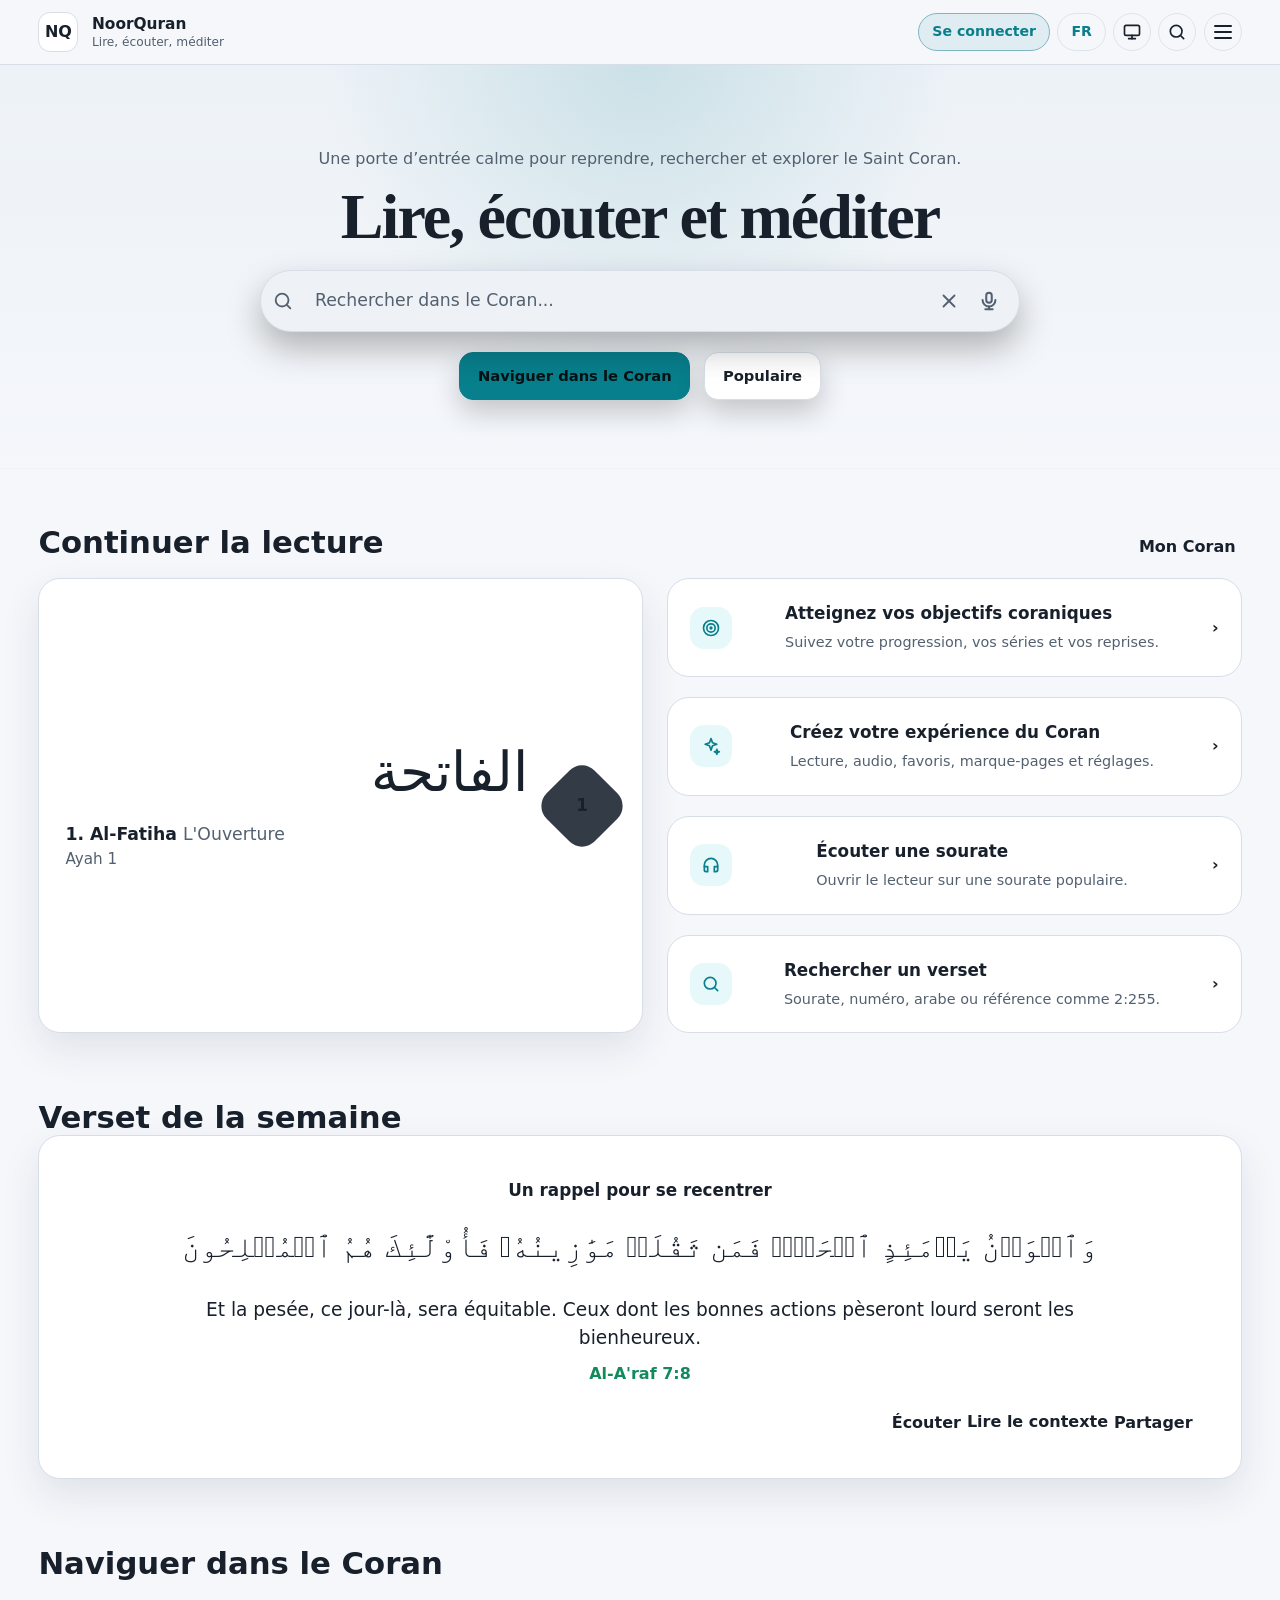
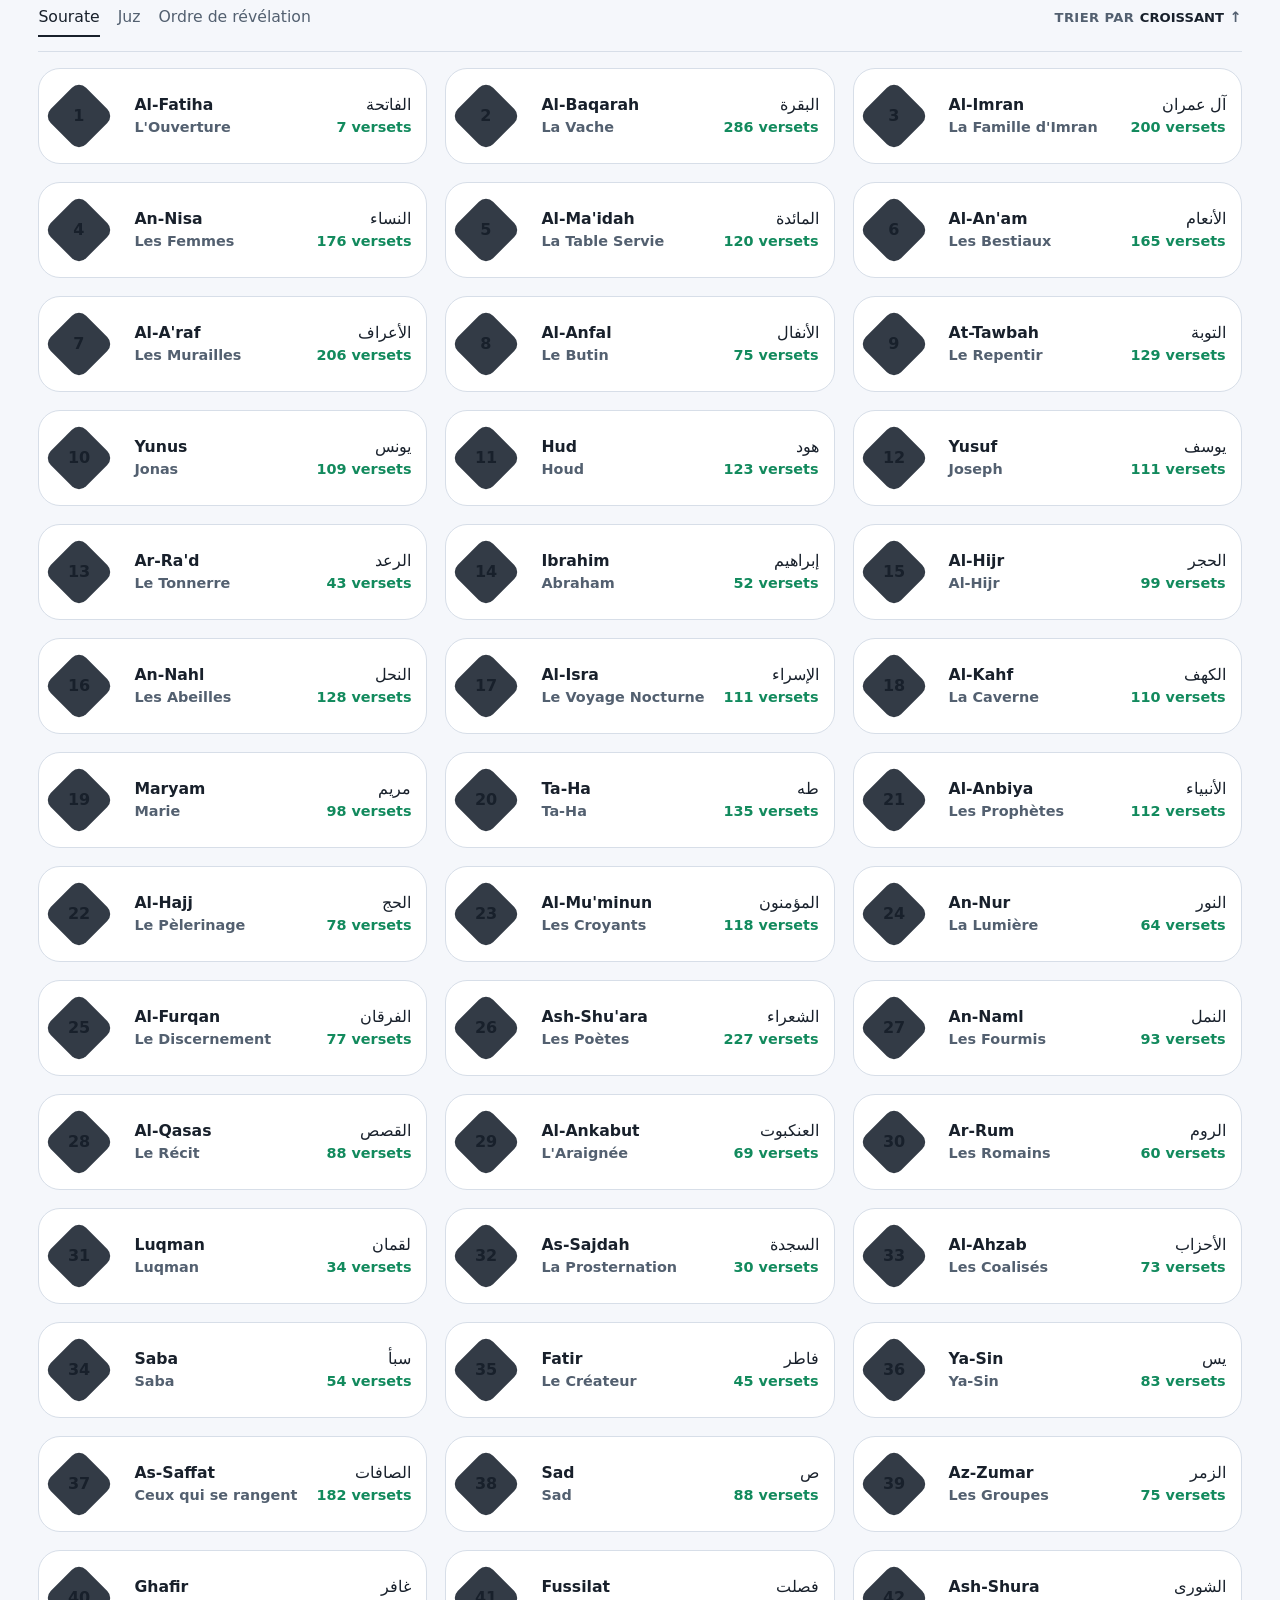
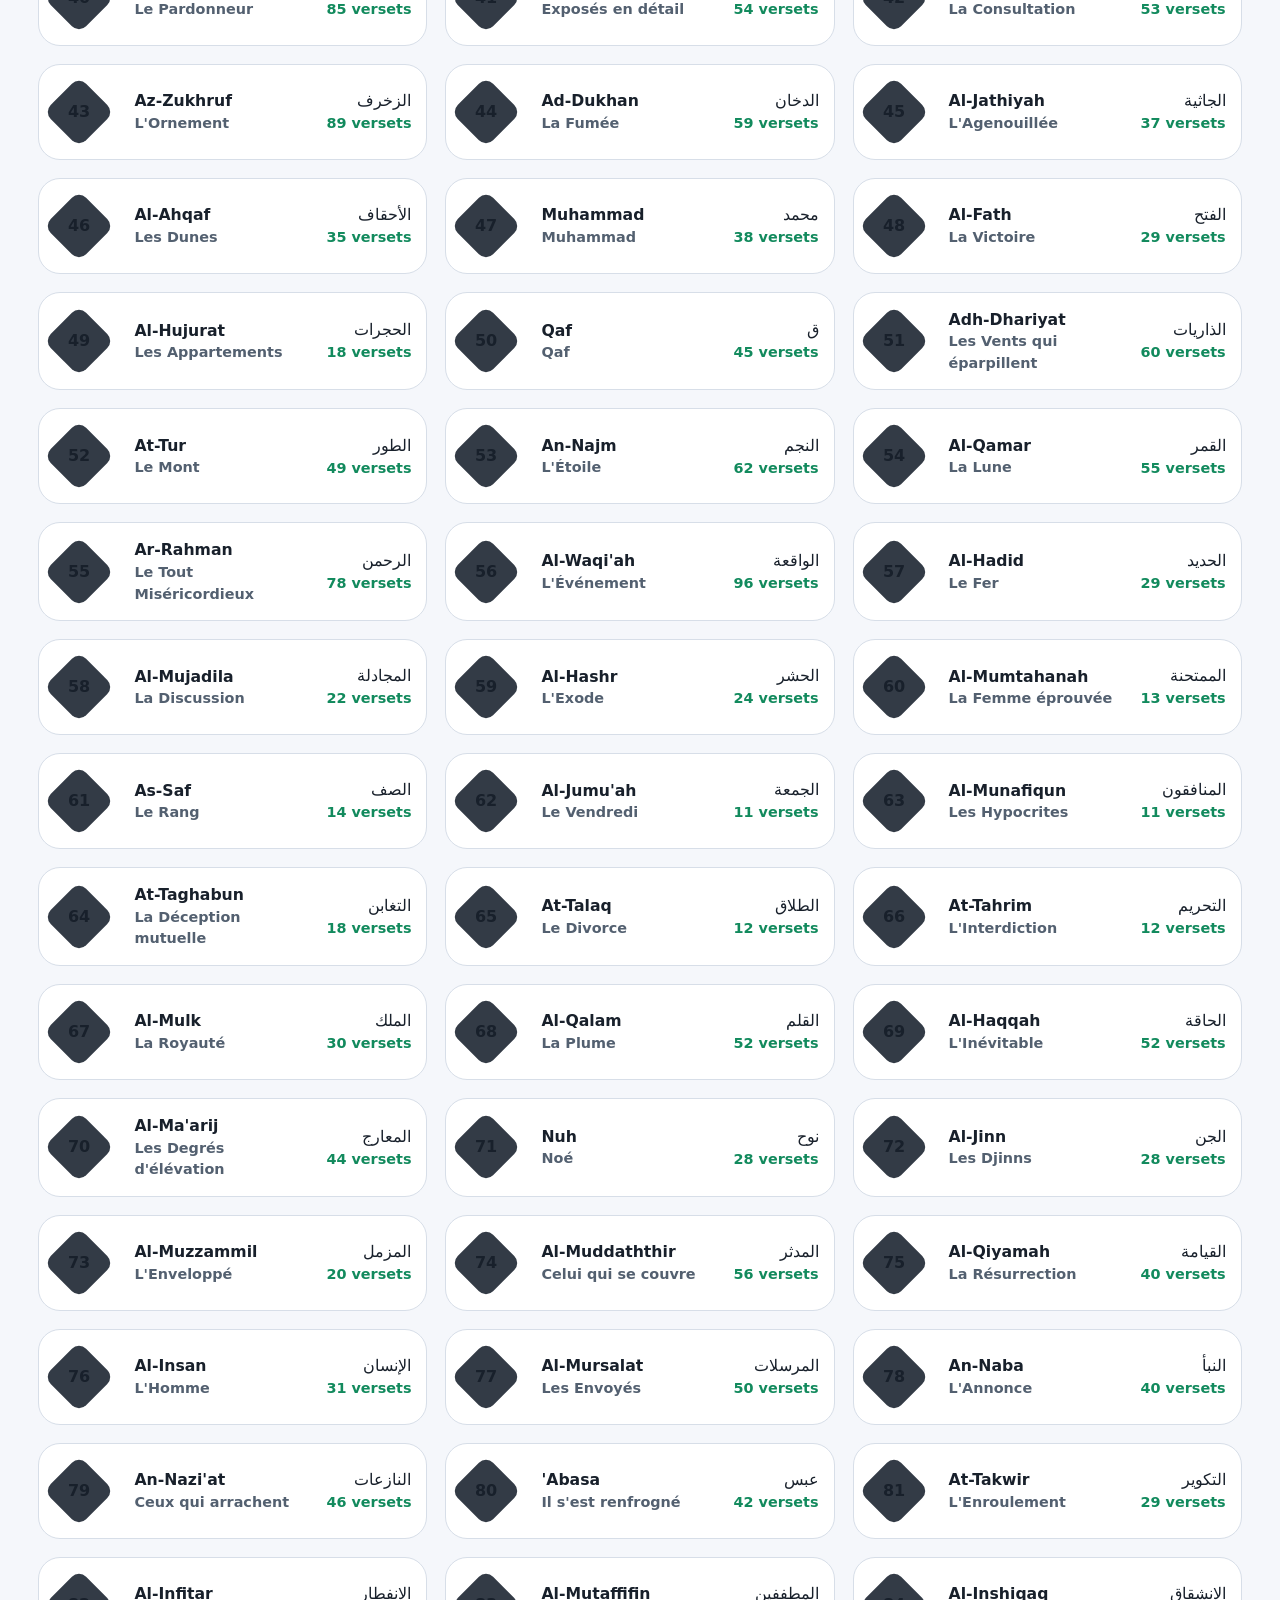
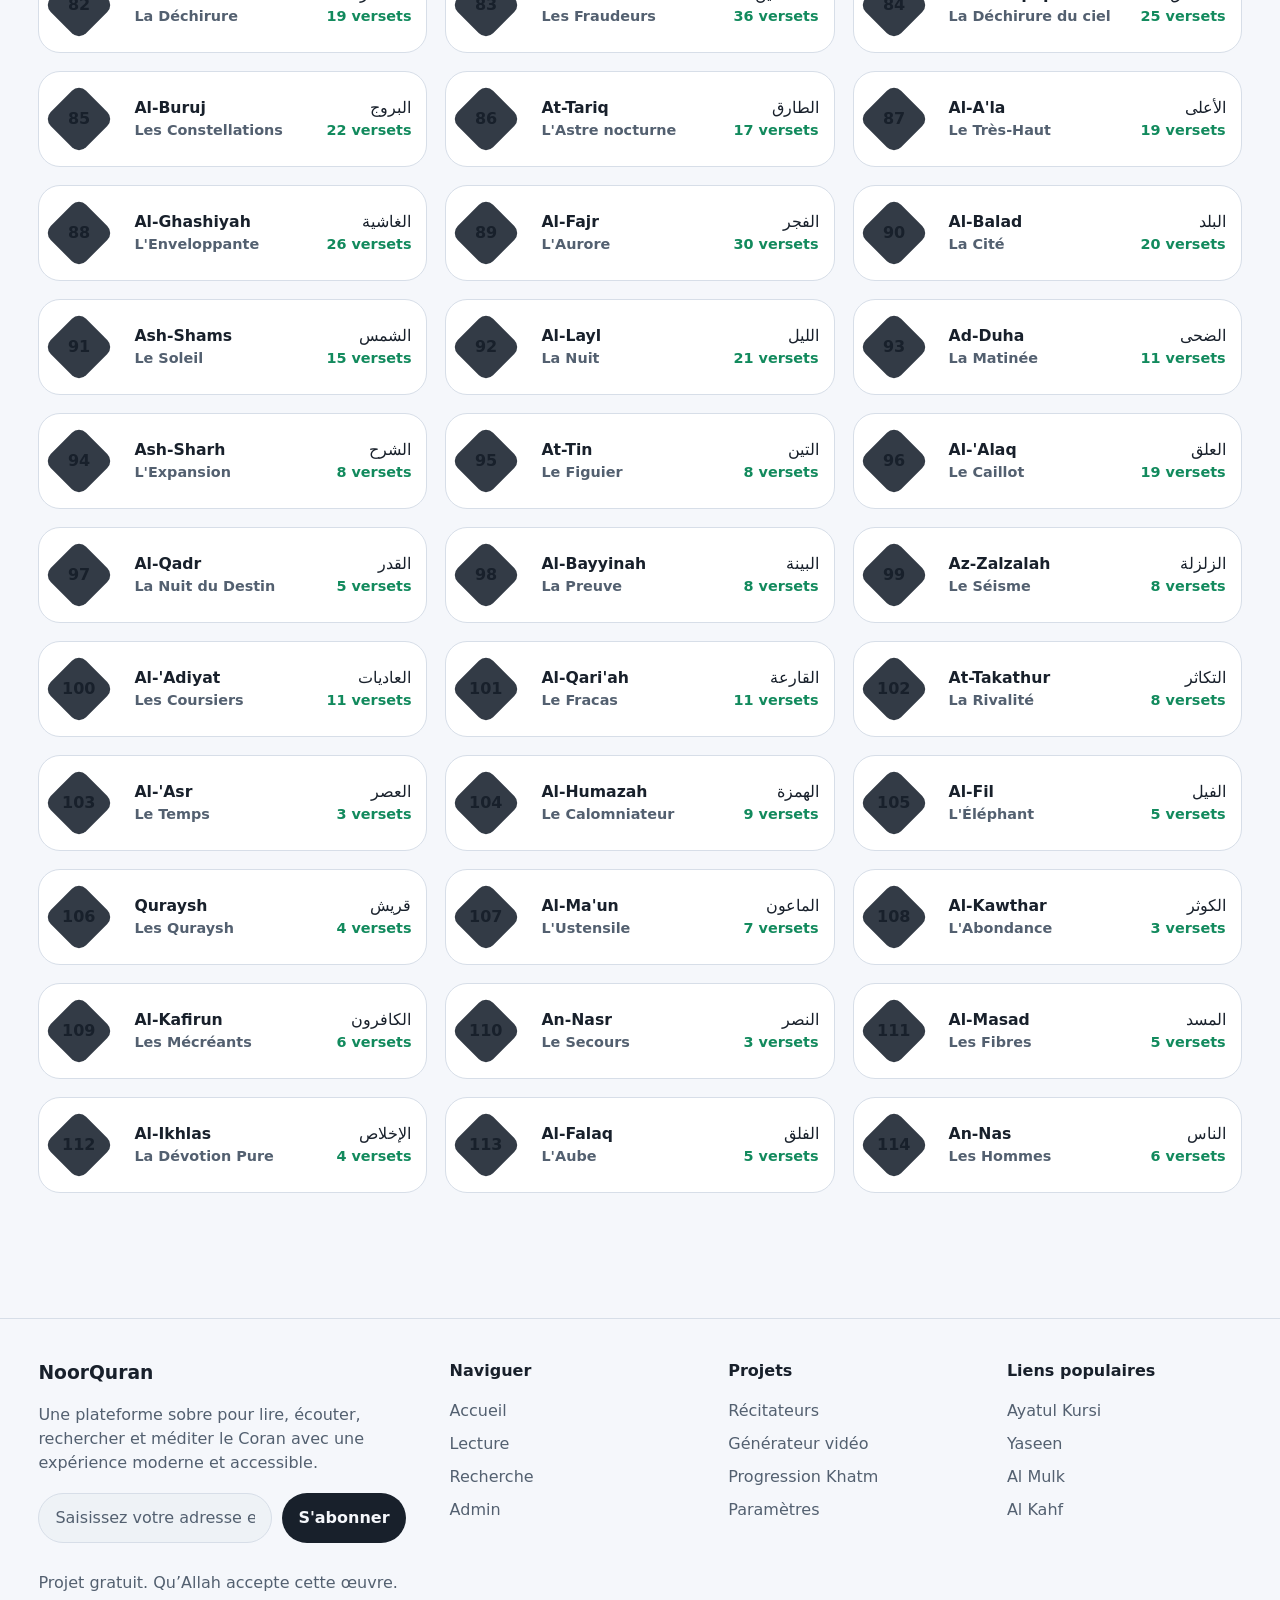
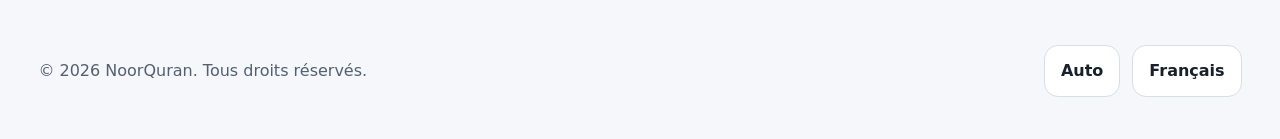
<file: index.html>
<!DOCTYPE html>
<html lang="fr">
<head>
<meta charset="UTF-8">
<meta name="viewport" content="width=device-width, initial-scale=1.0">
<meta name="theme-color" content="#1E222B">
<meta name="description" content="NoorQuran — Accueil moderne pour lire, écouter, rechercher et reprendre la lecture du Saint Coran.">
<title>NoorQuran — Accueil</title>
<link rel="manifest" href="manifest.json">

<link rel="stylesheet" href="assets/css/variables.css">
<link rel="stylesheet" href="assets/css/base.css">
<link rel="stylesheet" href="assets/css/layout.css">
<link rel="stylesheet" href="assets/css/components.css">
<link rel="stylesheet" href="assets/css/home.css">
<script src="assets/icons/nq-icons.js"></script>

<script defer src="assets/js/api.js"></script>
<script defer src="assets/js/storage.js"></script>
<script defer src="assets/js/theme.js"></script>
<script defer src="assets/js/i18n.js"></script>
<script defer src="assets/js/app.js"></script>
</head>
<body data-theme="dark">
<a class="skip" href="#content" data-i18n="skip">Aller au contenu</a>
<header class="site-header"><div class="header-inner"><a class="brand" href="index.html"><span class="brand-mark">NQ</span><span><span class="brand-name">NoorQuran</span><span class="brand-sub" data-i18n="tagline">Lire, écouter, méditer</span></span></a><div class="spacer"></div><nav class="actions"><a class="pill login" href="#" data-action="account-soon" data-i18n="login">Se connecter</a><div class="select-pop"><button class="pill hide-sm" id="langBtn" type="button" data-popover="langMenu">FR</button><div class="select-menu" id="langMenu"><button type="button" data-lang="fr" >Français</button><button type="button" data-lang="en" >English</button><button type="button" data-lang="ar" >العربية</button></div></div><button class="icon-btn hide-sm theme-icon" id="headerThemeBtn" type="button" data-action="cycle-theme" aria-label="Thème" title="Thème"><span data-icon="monitor"></span></button><button class="icon-btn" type="button" data-action="focus-search" aria-label="Recherche" title="Recherche"><svg viewBox="0 0 24 24" aria-hidden="true" focusable="false"><circle cx="11" cy="11" r="7"></circle><path d="m20 20-3.5-3.5"></path></svg></button><button class="icon-btn hamb" id="menuBtn" type="button" data-action="toggle-menu" aria-label="Menu" title="Menu"><span aria-hidden="true"></span></button></nav></div></header><div class="menu-panel" id="menuPanel"><a href="reader.html" data-i18n="readQuran">Lire le Coran</a><a href="#surahs" data-i18n="browseQuran">Naviguer dans le Coran</a><button type="button" data-action="resume-reading" data-i18n="resumeReading">Reprendre la lecture</button><a href="#daily" data-i18n="dailyVerse">Verset du jour</a><button type="button" data-action="cycle-theme" data-i18n="theme">Thème</button></div>
<section class="hero"><div class="hero-inner"><p class="hero-kicker" data-i18n="heroKicker">Une porte d’entrée calme pour reprendre, rechercher et explorer le Saint Coran.</p><h1>Lire, écouter et méditer</h1><div class="search-wrap"><form class="searchbar" data-form="search"><span class="search-ico" data-icon="search"></span><input id="home-search" type="search" data-i18n-placeholder="searchPlaceholder" placeholder="Rechercher dans le Coran..." autocomplete="off" data-search-event="focus"  ><button class="clear-search" id="clearSearch" type="button" data-action="clear-search" aria-label="Effacer"><span data-icon="close"></span></button><button class="mic-ico" type="button" data-action="voice-soon" aria-label="Recherche vocale"><span data-icon="microphone"></span></button></form><div class="search-results" id="searchResults"></div></div><div class="hero-actions"><a class="primary" href="reader.html" data-i18n="browseQuran">Naviguer dans le Coran</a><button class="secondary" type="button" data-action="show-popular" data-i18n="popular">Populaire</button></div></div></section>
<main id="content">
<section class="section"><div class="section-head"><h2 data-i18n="continueReading">Continuer la lecture</h2><button class="link-btn section-note" type="button" data-action="resume-reading" data-i18n="myQuran">Mon Coran</button></div><div class="grid-continue"><button class="card resume-card" id="resume-card" type="button" data-action="resume-reading"><div><p class="resume-ar" id="resume-ar">الفاتحة</p><div class="resume-meta" id="resume-meta">1. Al-Fatiha <span>L'Ouverture</span></div><div class="resume-ayah" id="resume-ayah">Ayah 1</div></div><div class="resume-badge"><span id="resume-num">1</span></div></button><div class="stack"><button class="card feature-card" type="button" data-reader-hash="khatm"><span class="feature-icon" data-icon="target"></span><span><h3>Atteignez vos objectifs coraniques</h3><p>Suivez votre progression, vos séries et vos reprises.</p></span><strong>›</strong></button><button class="card feature-card" type="button" data-reader-hash="settings"><span class="feature-icon" data-icon="sparkle"></span><span><h3>Créez votre expérience du Coran</h3><p>Lecture, audio, favoris, marque-pages et réglages.</p></span><strong>›</strong></button><button class="card feature-card" type="button" data-reader-surah="36"><span class="feature-icon" data-icon="headphones"></span><span><h3>Écouter une sourate</h3><p>Ouvrir le lecteur sur une sourate populaire.</p></span><strong>›</strong></button><button class="card feature-card" type="button" data-action="focus-search"><span class="feature-icon" data-icon="search"></span><span><h3>Rechercher un verset</h3><p>Sourate, numéro, arabe ou référence comme 2:255.</p></span><strong>›</strong></button></div></div></section>
<section class="section" id="daily"><h2 data-i18n="weeklyVerse">Verset de la semaine</h2><div class="card daily-card"><h3 class="daily-title" data-i18n="dailyReminder">Un rappel pour se recentrer</h3><p class="daily-ar" id="daily-ar">وَٱلۡوَزۡنُ يَوۡمَئِذٍ ٱلۡحَقُّۚ فَمَن ثَقُلَتۡ مَوَٰزِينُهُۥ فَأُوْلَٰٓئِكَ هُمُ ٱلۡمُفۡلِحُونَ</p><p class="daily-tr" id="daily-tr">Et la pesée, ce jour-là, sera équitable. Ceux dont les bonnes actions pèseront lourd seront les bienheureux.</p><div class="daily-ref" id="daily-ref">Al-A'raf 7:8</div><div class="daily-action"><button class="link-btn" type="button" data-action="play-daily">Écouter</button><a class="link-btn" href="reader.html?s=7&a=8">Lire le contexte</a><button class="link-btn" type="button" data-action="share-daily">Partager</button></div></div></section>
<section class="section" id="surahs"><div class="section-head"><h2 data-i18n="browseQuran">Naviguer dans le Coran</h2></div><div class="browse-top"><div class="tabs"><button class="tab active" type="button" data-browse="surah"  data-i18n="surah">Sourate</button><button class="tab" type="button" data-browse="juz"  data-i18n="juz">Juz</button><button class="tab" type="button" data-browse="revelation"  data-i18n="revelation">Ordre de révélation</button></div><button class="sort" type="button" data-action="toggle-sort" aria-label="Changer l'ordre de tri"><span class="sort-kicker" data-i18n="sortBy">Trier par</span><span class="sort-value" id="sort-label">Croissant</span><span class="sort-icon" id="sort-icon" aria-hidden="true">&uarr;</span></button></div><div class="browse-note" id="browse-note"></div><div class="surah-grid" id="surah-grid"></div></section>

</main>
<footer class="footer"><div class="footer-grid"><div><h3>NoorQuran</h3><p data-i18n="footerAbout">Une plateforme sobre pour lire, écouter, rechercher et méditer le Coran avec une expérience moderne et accessible.</p><form class="newsletter" data-form="newsletter"><input id="newsletterEmail" type="email" data-i18n-placeholder="emailPlaceholder" placeholder="Saisissez votre adresse e-mail"><button type="submit" data-i18n="subscribe">S'abonner</button></form><p>Projet gratuit. Qu’Allah accepte cette œuvre.</p></div><div><h4 data-i18n="nav">Naviguer</h4><a href="index.html" data-i18n="home">Accueil</a><a href="reader.html" data-i18n="reading">Lecture</a><a href="reader.html#search" data-i18n="search">Recherche</a><a href="admin.html">Admin</a></div><div><h4 data-i18n="projects">Projets</h4><a href="reader.html#settings" data-i18n="reciters">Récitateurs</a><a href="video.html" data-i18n="videoGen">Générateur vidéo</a><a href="reader.html#khatm" data-i18n="khatmProgress">Progression Khatm</a><a href="reader.html#settings" data-i18n="settings">Réglages</a></div><div><h4 data-i18n="popularLinks">Liens populaires</h4><a href="reader.html?s=2&a=255">Ayatul Kursi</a><a href="reader.html?s=36">Yaseen</a><a href="reader.html?s=67">Al Mulk</a><a href="reader.html?s=18">Al Kahf</a></div></div><div class="footer-bottom"><span>© 2026 NoorQuran. Tous droits réservés.</span><div class="footer-controls"><div class="select-pop"><button class="control-pill" id="themeBtn" type="button" data-popover="themeMenu">Auto</button><div class="select-menu" id="themeMenu"><button type="button" data-theme-choice="auto" >Auto</button><button type="button" data-theme-choice="dark" >Sombre</button><button type="button" data-theme-choice="light" >Clair</button><button type="button" data-theme-choice="sepia" >Sepia</button></div></div><div class="select-pop"><button class="control-pill" id="footerLangBtn" type="button" data-popover="footerLangMenu">Français</button><div class="select-menu" id="footerLangMenu"><button type="button" data-lang="fr" >Français</button><button type="button" data-lang="en" >English</button><button type="button" data-lang="ar" >العربية</button></div></div></div></div></footer>
<div class="toast" id="toast"></div>
<script src="assets/js/home.js"></script>
</body>
</html>
</file>
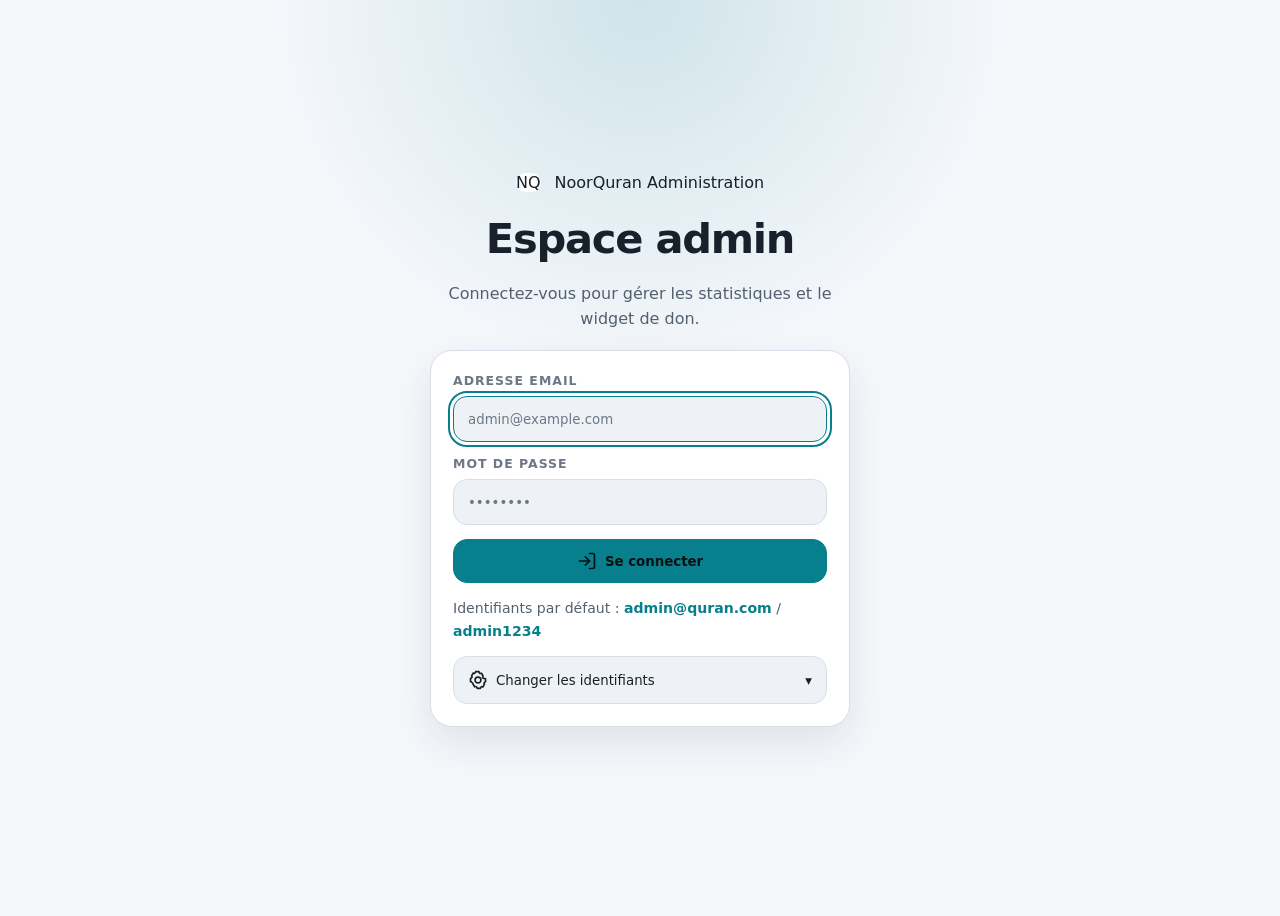
<file: admin.html>
﻿<!DOCTYPE html>
<html lang="fr">
<head>
  <!-- ANTI-CLICKJACKING : Frame Buster résistant au Frame Buster Buster (OWASP) -->
  <style>html{display:none!important}</style>
  <script>
    (function(){
      // Méthode 1 : vérification directe (classique)
      if(self !== top){
        // On est dans un iframe → tuer immédiatement
        top.location = self.location;
      } else {
        // Méthode 2 : résistant au "Frame Buster Buster" via sandbox
        // Si on arrive ici, on n'est pas dans un iframe → afficher la page
        document.documentElement.style.setProperty('display','block','important');
      }
      // Méthode 3 : Protection continue contre les tentatives de re-framing
      Object.defineProperty(window,'__defineGetter__',{value:function(){},writable:false});
      try{
        // Bloquer tout accès à top si dans un iframe sandboxé
        if(window.frameElement){
          window.frameElement.style.display='none';
          throw new Error('iframe détecté');
        }
      }catch(e){
        document.documentElement.style.setProperty('display','block','important');
      }
    })();
  </script>

<meta charset="UTF-8">
<meta name="viewport" content="width=device-width, initial-scale=1.0">
<title>Admin — Al-Quran Al-Karim</title>

<link rel="stylesheet" href="assets/css/variables.css">
<link rel="stylesheet" href="assets/css/base.css">
<link rel="stylesheet" href="assets/css/layout.css">
<link rel="stylesheet" href="assets/css/components.css">
<link rel="stylesheet" href="assets/css/admin.css">
<script src="assets/icons/nq-icons.js"></script>
<script defer src="assets/js/storage.js"></script>
<script defer src="assets/js/theme.js"></script>
<script defer src="assets/js/i18n.js"></script>
<script defer src="assets/js/app.js"></script>
</head>
<body>

<!-- LOGIN -->
<div id="login-screen">
  <a class="login-brand" href="index.html">
    <span class="brand-mark">NQ</span>
    <span>
      <span class="brand-name">NoorQuran</span>
      <span class="brand-sub">Administration</span>
    </span>
  </a>
  <div class="login-title">Espace admin</div>
  <div class="login-sub">Connectez-vous pour gérer les statistiques et le widget de don.</div>
  <div class="login-form">
    <div class="login-field">
      <label class="login-label">Adresse email</label>
      <input class="login-input" type="email" id="login-email" placeholder="admin@example.com">
    </div>
    <div class="login-field">
      <label class="login-label">Mot de passe</label>
      <input class="login-input" type="password" id="login-pwd" placeholder="••••••••">
    </div>
    <div class="login-err" id="login-err">Email ou mot de passe incorrect.</div>
    <button class="login-btn" data-action="check-login"><span data-icon="login"></span> Se connecter</button>
    <div class="admin-help">
      Identifiants par défaut : <strong>admin@quran.com</strong> / <strong>admin1234</strong>
    </div>

    <div class="hash-panel">
      <button class="hash-toggle" type="button" data-action="toggle-hash-panel">
        <span><span data-icon="settings"></span> Changer les identifiants</span><span>▾</span>
      </button>
      <div class="hash-body" id="hash-body">
        <div class="hash-desc">
          Entrez vos nouveaux identifiants ci-dessous. Les hashes générés sont à coller dans le code source de admin.html (variables <code>ADMIN_EMAIL_HASH</code> et <code>ADMIN_PWD_HASH</code>).
        </div>
        <input class="hash-input" id="gen-email" type="email" placeholder="votre@email.com">
        <input class="hash-input hash-input-last" id="gen-pwd" type="password" placeholder="Nouveau mot de passe">
        <button class="hash-generate" type="button" data-action="generate-hashes">
          Générer les hashes
        </button>
        <div id="hash-result" class="hash-result"></div>
        <div class="hash-warning">Ces hashes ne contiennent jamais votre vrai mot de passe. Ils sont mathématiquement irréversibles.</div>
      </div>
    </div>
  </div>
</div>

<!-- APP -->
<div id="app">
  <aside>
    <div class="aside-logo">
      <a class="brand" href="index.html">
        <span class="brand-mark">NQ</span>
        <span>
          <span class="brand-name">NoorQuran</span>
          <span class="brand-sub">Administration</span>
        </span>
      </a>
    </div>
    <div class="nav-item on" data-page="stats"><span class="nav-icon" data-icon="target"></span> Statistiques</div>
    <div class="nav-item" data-page="don"><span class="nav-icon" data-icon="heart"></span> Bouton de don</div>
    <div class="nav-item" data-page="site"><span class="nav-icon" data-icon="globe"></span> Lien vers le site</div>
    <div class="aside-footer">
      <a class="logout-btn" href="index.html"><span data-icon="home"></span> Accueil</a>
      <button class="logout-btn" data-action="logout"><span data-icon="login"></span> Déconnexion</button>
    </div>
  </aside>

  <main>
    <!-- STATS PAGE -->
    <div class="page on" id="page-stats">
      <div class="page-title"><span data-icon="target"></span> Statistiques du site</div>

      <div class="stat-grid" id="stat-grid">
        <div class="stat-card">
          <div class="stat-val" id="st-visitors">—</div>
          <div class="stat-lbl">Visiteurs totaux</div>
          <div class="stat-trend trend-up" id="st-vis-trend"></div>
        </div>
        <div class="stat-card">
          <div class="stat-val" id="st-today">—</div>
          <div class="stat-lbl">Aujourd'hui</div>
        </div>
        <div class="stat-card">
          <div class="stat-val" id="st-verses">—</div>
          <div class="stat-lbl">Versets écoutés</div>
        </div>
        <div class="stat-card">
          <div class="stat-val" id="st-shares">—</div>
          <div class="stat-lbl">Images partagées</div>
        </div>
        <div class="stat-card">
          <div class="stat-val" id="st-videos">—</div>
          <div class="stat-lbl">Vidéos générées</div>
        </div>
        <div class="stat-card">
          <div class="stat-val" id="st-dons">—</div>
          <div class="stat-lbl">Clics bouton don</div>
        </div>
      </div>

      <div class="chart-wrap">
        <div class="chart-title">Visiteurs — 7 derniers jours</div>
        <div class="bar-chart" id="bar-chart"></div>
      </div>

      <div class="top-grids" id="top-grids">
        <div class="top-list">
          <div class="top-list-title">Top sourates écoutées</div>
          <div id="top-surahs"></div>
        </div>
        <div class="top-list">
          <div class="top-list-title">Sources de trafic</div>
          <div id="top-sources"></div>
        </div>
      </div>

      <div class="admin-note">
        Les statistiques sont enregistrées localement via localStorage. Pour des stats avancées, connectez Google Analytics ou Umami.
      </div>
    </div>

    <!-- DON PAGE -->
    <div class="page" id="page-don">
      <div class="page-title"><span data-icon="heart"></span> Bouton de don</div>

      <div class="don-card">
        <div class="don-title">Configuration du bouton</div>

        <div class="toggle-row">
          <span class="toggle-lbl">Afficher le bouton de don</span>
          <div class="tog on" id="tog-don" data-action="toggle-don"><div class="tog-k"></div></div>
        </div>

        <div class="admin-spacer"></div>

        <div class="form-row">
          <label class="form-label">Message affiché</label>
          <input class="form-input" id="don-msg" type="text" placeholder="Soutenez ce projet islamique gratuit" value="Soutenez ce projet islamique gratuit">
          <div class="form-hint">S'affiche au-dessus des boutons de paiement</div>
        </div>

        <div class="form-row">
          <label class="form-label">Lien Wave Money</label>
          <input class="form-input" id="don-wave" type="url" placeholder="https://pay.wave.com/m/votre-identifiant">
          <div class="form-hint">Copiez votre lien de paiement Wave depuis l'app</div>
        </div>

        <div class="form-row">
          <label class="form-label">Lien Orange Money</label>
          <input class="form-input" id="don-orange" type="url" placeholder="https://om.orange.sn/...">
        </div>

        <div class="form-row">
          <label class="form-label">Lien PayPal</label>
          <input class="form-input" id="don-paypal" type="url" placeholder="https://paypal.me/votrenom">
        </div>

        <div class="form-row">
          <label class="form-label">Montants suggérés (séparés par virgule)</label>
          <input class="form-input" id="don-amounts" type="text" value="500 FCFA, 1000 FCFA, 2000 FCFA, 5000 FCFA">
        </div>

        <button class="save-btn" data-action="save-don"><span data-icon="download"></span> Enregistrer</button>
        <span class="save-confirm" id="don-confirm">✓ Sauvegardé !</span>

        <div class="don-preview">
          <div class="don-preview-title">Aperçu du widget</div>
          <div class="don-preview-widget" id="don-preview-widget">
            <div class="don-ar">تصدَّق</div>
            <div class="don-msg" id="preview-msg">Soutenez ce projet islamique gratuit</div>
            <div class="don-btns-preview" id="preview-btns"></div>
          </div>
        </div>
      </div>

      <div class="don-card">
        <div class="don-title"><span data-icon="document"></span> Comment afficher le bouton sur le site</div>
        <p class="don-help">
          Après avoir configuré et sauvegardé, copiez ce code et collez-le dans votre <code>index.html</code> juste avant la balise <code>&lt;footer&gt;</code> :
        </p>
        <textarea id="don-code" class="don-code" readonly></textarea>
        <button class="save-btn save-btn-gap" data-action="copy-code"><span data-icon="copy"></span> Copier le code</button>
        <span class="save-confirm" id="code-confirm">✓ Copié !</span>
      </div>
    </div>

    <!-- SITE LINK PAGE -->
    <div class="page" id="page-site">
      <div class="page-title"><span data-icon="globe"></span> Liens utiles</div>
      <div class="don-card">
        <div class="don-title">Accès rapide</div>
        <div class="quick-links">
          <a class="quick-link quick-link-primary" href="https://al-quran1.vercel.app" target="_blank">
            <span data-icon="globe"></span> al-quran1.vercel.app — Site principal
          </a>
          <a class="quick-link" href="https://vercel.com/dashboard" target="_blank">
            <span data-icon="monitor"></span> Vercel Dashboard — Déploiements
          </a>
          <a class="quick-link" href="https://github.com" target="_blank">
            <span data-icon="code"></span> GitHub — Code source
          </a>
        </div>
        <div class="security-note">
          <div class="security-note-title">Note sécurité</div>
          <div class="security-note-text">Pour changer le code PIN, modifiez la variable <code>ADMIN_PIN</code> dans le fichier <code>admin.html</code>. Ne jamais mettre le fichier admin dans un dépôt public GitHub.</div>
        </div>
      </div>
    </div>
  </main>

  <!-- MOBILE NAV -->
  <div class="mob-nav">
    <div class="mob-nav-item on" data-page="stats" id="mob-stats"><div class="mob-nav-icon" data-icon="target"></div>Stats</div>
    <div class="mob-nav-item" data-page="don" id="mob-don"><div class="mob-nav-icon" data-icon="heart"></div>Don</div>
    <div class="mob-nav-item" data-page="site" id="mob-site"><div class="mob-nav-icon" data-icon="globe"></div>Site</div>
  </div>
</div>


<script src="assets/js/admin.js"></script>
</body>
</html>
</file>
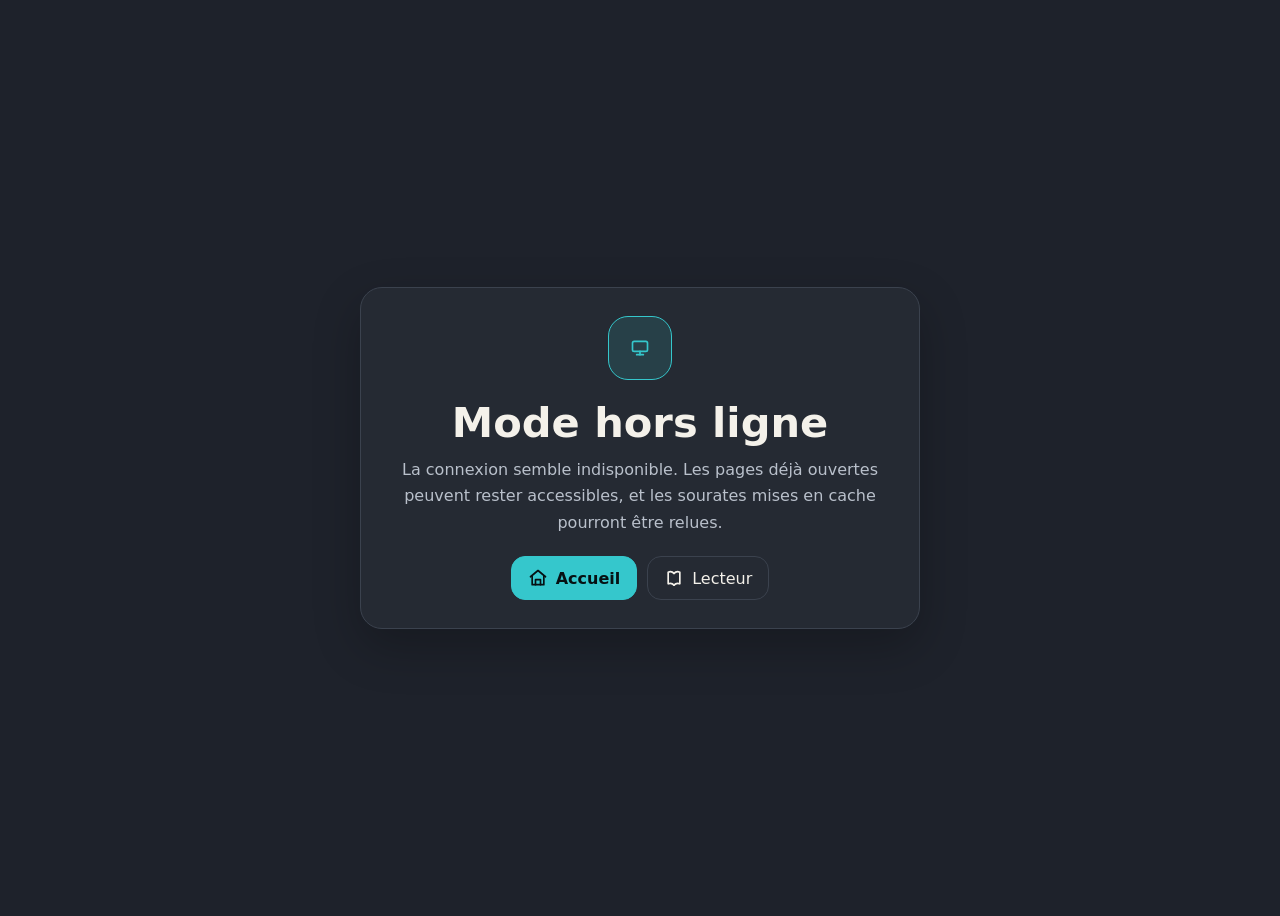
<file: offline.html>
<!DOCTYPE html>
<html lang="fr">
<head>
<meta charset="UTF-8">
<meta name="viewport" content="width=device-width, initial-scale=1.0">
<meta name="theme-color" content="#1E222B">
<title>NoorQuran — Hors ligne</title>
<link rel="manifest" href="manifest.json">
<link rel="stylesheet" href="assets/css/variables.css">
<link rel="stylesheet" href="assets/css/base.css">
<link rel="stylesheet" href="assets/css/components.css">
<script src="assets/icons/nq-icons.js"></script>
<style>
  body{min-height:100vh;display:grid;place-items:center;padding:24px;background:radial-gradient(circle at top,color-mix(in srgb,var(--accent) 18%,transparent),transparent 36%),var(--bg)}
  .offline-card{width:min(560px,100%);background:var(--surface);border:1px solid var(--border);border-radius:var(--radius-lg);box-shadow:var(--shadow-soft);padding:28px;text-align:center}
  .offline-mark{width:64px;height:64px;margin:0 auto 18px;border-radius:20px;display:grid;place-items:center;background:color-mix(in srgb,var(--accent) 14%,var(--surface));border:1px solid var(--accent);color:var(--accent)}
  h1{margin:0 0 10px;font-size:clamp(1.8rem,5vw,2.6rem)}
  p{color:var(--text-muted);line-height:1.65;margin:0 0 20px}
  .offline-actions{display:flex;gap:10px;justify-content:center;flex-wrap:wrap}
  .offline-actions a{min-height:44px;padding:0 16px;border-radius:var(--radius-md);border:1px solid var(--border);display:inline-flex;align-items:center;gap:8px;text-decoration:none}
  .offline-actions a:first-child{background:var(--accent);border-color:var(--accent);color:#061113;font-weight:800}
</style>
</head>
<body>
  <main class="offline-card">
    <div class="offline-mark" data-icon="monitor"></div>
    <h1>Mode hors ligne</h1>
    <p>La connexion semble indisponible. Les pages déjà ouvertes peuvent rester accessibles, et les sourates mises en cache pourront être relues.</p>
    <div class="offline-actions">
      <a href="index.html"><span data-icon="home"></span> Accueil</a>
      <a href="reader.html"><span data-icon="open-book"></span> Lecteur</a>
    </div>
  </main>
</body>
</html>
</file>
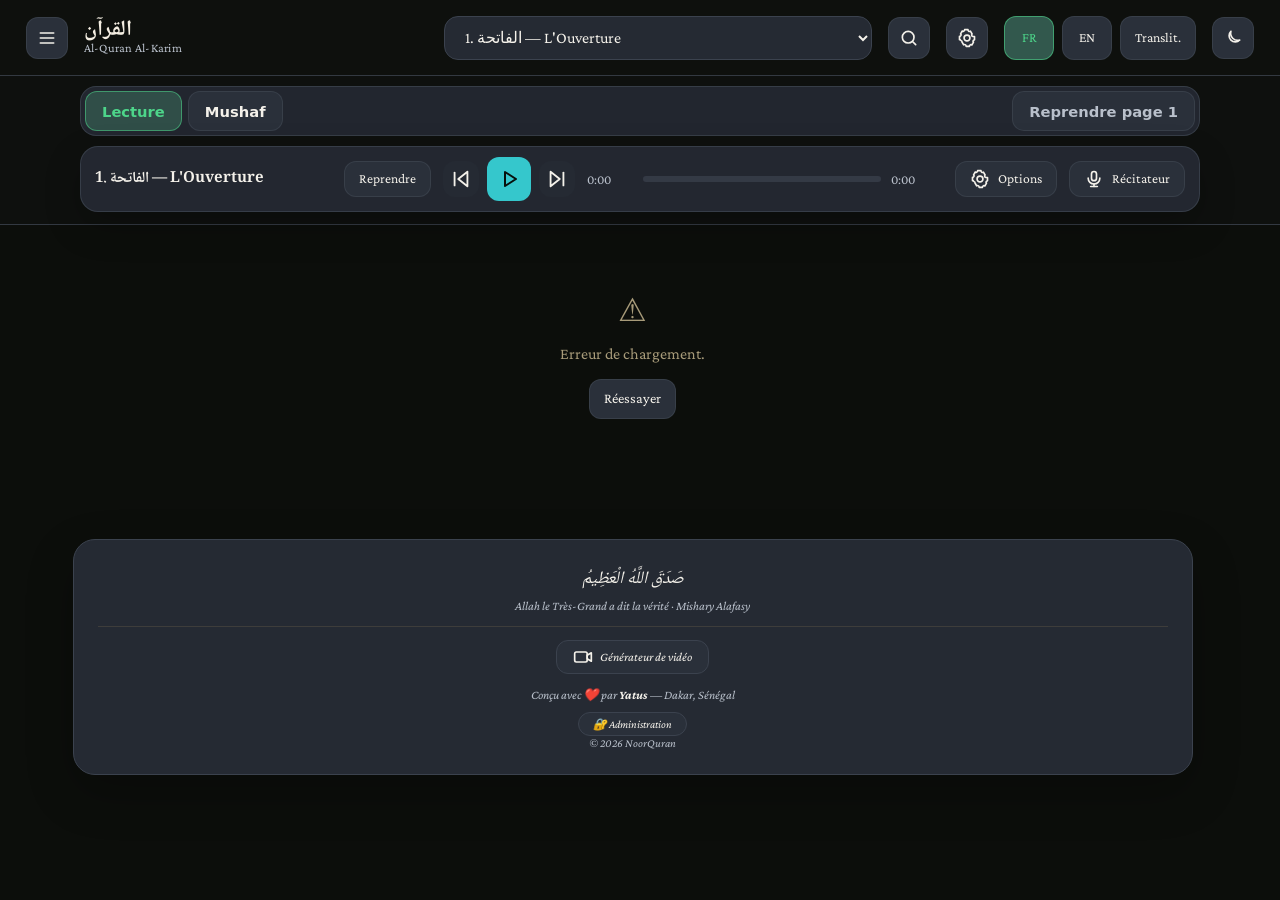
<file: reader.html>
﻿<!DOCTYPE html>
<html lang="fr">
<head>
  <!-- ANTI-CLICKJACKING : Frame Buster résistant au Frame Buster Buster (OWASP) -->
  <style>html{display:none!important}</style>
  <script>
    (function(){
      // Méthode 1 : vérification directe (classique)
      if(self !== top){
        // On est dans un iframe → tuer immédiatement
        top.location = self.location;
      } else {
        // Méthode 2 : résistant au "Frame Buster Buster" via sandbox
        // Si on arrive ici, on n'est pas dans un iframe → afficher la page
        document.documentElement.style.setProperty('display','block','important');
      }
      // Méthode 3 : Protection continue contre les tentatives de re-framing
      Object.defineProperty(window,'__defineGetter__',{value:function(){},writable:false});
      try{
        // Bloquer tout accès à top si dans un iframe sandboxé
        if(window.frameElement){
          window.frameElement.style.display='none';
          throw new Error('iframe détecté');
        }
      }catch(e){
        document.documentElement.style.setProperty('display','block','important');
      }
    })();
  </script>

<meta charset="UTF-8">
<meta name="viewport" content="width=device-width, initial-scale=1.0">
<meta name="author" content="Yatus — Dakar, Sénégal">
<meta name="description" content="Al-Quran Al-Karim — 114 sourates complètes avec audio, traduction française et anglaise.">
<meta name="theme-color" content="#0C0E0B">
<meta name="mobile-web-app-capable" content="yes">
<meta name="apple-mobile-web-app-capable" content="yes">
<meta name="apple-mobile-web-app-title" content="Al-Quran">
<meta name="apple-mobile-web-app-status-bar-style" content="black-translucent">
<meta property="og:type" content="website">
<meta property="og:site_name" content="Al-Quran Al-Karim">
<meta property="og:title" content="Al-Quran Al-Karim — Lecture du Saint Coran">
<meta property="og:description" content="Lisez et écoutez les 114 sourates du Saint Coran avec traductions française et anglaise, translittération et récitateurs.">
<meta property="og:url" content="https://al-quran1.vercel.app/">
<meta property="og:locale" content="fr_FR">
<meta name="twitter:card" content="summary">
<meta name="twitter:title" content="Al-Quran Al-Karim">
<meta name="twitter:description" content="Lecture du Saint Coran avec audio, traductions et translittération.">
<title>Lecture du Coran — Al-Quran Al-Karim</title>
<link rel="manifest" href="manifest.json">
<link rel="icon" href="icons/site-icon.svg" type="image/svg+xml">
<link rel="icon" href="icons/site-icon-192.png" sizes="192x192" type="image/png">
<link rel="apple-touch-icon" href="icons/site-icon-192.png">
<link href="https://fonts.googleapis.com/css2?family=Cinzel+Decorative:wght@400;700&family=Crimson+Pro:ital,wght@0,400;0,500;1,400&family=Noto+Naskh+Arabic:wght@400;500;600;700&display=swap" rel="stylesheet">

<link rel="stylesheet" href="assets/css/variables.css">
<link rel="stylesheet" href="assets/css/base.css">
<link rel="stylesheet" href="assets/css/layout.css">
<link rel="stylesheet" href="assets/css/components.css">
<link rel="stylesheet" href="assets/css/reader.css?v=reader-audio-options-20260622">
<link rel="stylesheet" href="assets/css/mushaf.css?v=mushaf-toggle-bar-20260622">

<script src="assets/icons/nq-icons.js"></script>
<script defer src="assets/js/storage.js"></script>
<script defer src="assets/js/theme.js"></script>
<script defer src="assets/js/i18n.js"></script>
<script defer src="assets/js/app.js?v=local-cache-reset-20260621"></script>
</head>
<body class="reader-page">

<!-- SIDE PANEL (sourates) -->
<div id="spanel">
  <div class="phdr">
    <div class="ptitle">الفهرس — Sourates</div>
    <button class="pclose" data-action="close-panel" aria-label="Fermer"><span data-icon="close"></span></button>
  </div>
  <input class="psearch" type="text" placeholder="Rechercher..." data-input="filter-surahs">
  <div class="slist" id="slist"></div>
</div>

<!-- RECITER PANEL -->
<div id="rpanel">
  <div class="rphdr">
    <div class="rptitle">Choisir le récitateur — اختر القارئ</div>
    <button class="pclose" data-action="close-rec" aria-label="Fermer"><span data-icon="close"></span></button>
  </div>
  <div class="rec-layout">
    <div class="rec-list">
      <div class="rec-section-title"><span data-icon="microphone"></span> Récitateur</div>
      <div class="rpgrid" id="rpgrid"></div>
    </div>
    <div class="rec-quality" id="rquality">
      <div class="rec-section-title">Qualité audio</div>
      <button class="qitem" data-quality="64">64 kbps</button>
      <button class="qitem on" data-quality="128">128 kbps</button>
      <button class="qitem" data-quality="192">192 kbps</button>
    </div>
  </div>
</div>

<!-- TOOLS PANEL -->
<div id="toolpanel">
  <div class="phdr">
    <div class="ptitle" id="tooltitle">Outils</div>
    <button class="pclose" data-action="close-tools" aria-label="Fermer"><span data-icon="close"></span></button>
  </div>
  <div class="tooltabs">
    <button class="tooltab on" id="tooltab-tools" data-tool="tools">Outils</button>
    <button class="tooltab" id="tooltab-search" data-tool="search">Recherche</button>
    <button class="tooltab" id="tooltab-favs" data-tool="favs">Favoris</button>
    <button class="tooltab" id="tooltab-khatm" data-tool="khatm">Khatm</button>
    <button class="tooltab" id="tooltab-settings" data-tool="settings">Réglages</button>
  </div>
  <div class="toolbody on" id="tool-tools">
    <div class="toolhint">Tous les outils de lecture et les réglages sont regroupés ici.</div>
    <div class="toolgrid">
      <button class="toolshortcut" data-action="open-tafsir"><span data-icon="book"></span><span><strong>Tafsir</strong><small>Explications</small></span></button>
      <button class="toolshortcut" data-action="open-notes"><span data-icon="edit"></span><span><strong>Notes</strong><small>Mes notes</small></span></button>
      <button class="toolshortcut" data-open-tool="favs"><span data-icon="heart"></span><span><strong>Favoris</strong><small>Versets aimés</small></span></button>
      <button class="toolshortcut" data-open-tool="khatm"><span data-icon="target"></span><span><strong>Khatm</strong><small>Progression</small></span></button>
      <button class="toolshortcut" data-action="share-current-verse"><span data-icon="share"></span><span><strong>Partager</strong><small>Verset actuel</small></span></button>
      <button class="toolshortcut" data-action="download-current-verse-image"><span data-icon="image"></span><span><strong>Image</strong><small>Exporter le verset</small></span></button>
      <button class="toolshortcut" data-action="open-rec"><span data-icon="microphone"></span><span><strong>Récitateur</strong><small>Changer la voix</small></span></button>
      <button class="toolshortcut" data-open-tool="settings"><span data-icon="settings"></span><span><strong>Réglages</strong><small>Affichage & audio</small></span></button>
    </div>
  </div>
  <div class="toolbody" id="tool-search">
    <input class="toolfield" id="qsearch" type="search" placeholder="Mot, sourate, ou référence 2:255" data-input="search-quran">
    <div class="toolhint">Recherche dans les textes arabe, français et anglais. Le premier chargement peut prendre quelques secondes.</div>
    <div class="toolstatus" id="search-status"></div>
    <div id="search-results"></div>
  </div>
  <div class="toolbody" id="tool-favs">
    <div class="toolhint">Favoris, marque-pages et derniers versets lus restent sur cet appareil.</div>
    <div class="subtabs">
      <button class="subtab on" id="libtab-favs" data-library-view="favs">Favoris</button>
      <button class="subtab" id="libtab-bookmarks" data-library-view="bookmarks">Marque-pages</button>
      <button class="subtab" id="libtab-recent" data-library-view="recent">Derniers</button>
    </div>
    <div class="toolstatus" id="library-status"></div>
    <div id="fav-results"></div>
  </div>
  <div class="toolbody" id="tool-khatm">
    <div class="toolhint">Suivez votre lecture complète du Coran. Cochez les sourates lues et gardez un objectif quotidien.</div>
    <div class="kstats">
      <div class="kstat"><div class="kval" id="khatm-surahs">0/114</div><div class="klbl">Sourates lues</div></div>
      <div class="kstat"><div class="kval" id="khatm-percent">0%</div><div class="klbl">Progression</div></div>
    </div>
    <div class="kbar"><div class="kfill" id="khatm-fill"></div></div>
    <div class="toolstatus" id="khatm-status"></div>
    <div class="toolrow">
      <label for="khatm-goal">Objectif/jour</label>
      <input class="toolfield" id="khatm-goal" type="number" min="1" max="20" value="1" data-input="khatm-goal">
    </div>
    <div class="kactions">
      <button class="vbtn" data-action="toggle-current-surah-read">Marquer la sourate actuelle</button>
      <button class="vbtn" data-action="resume-last">Reprendre</button>
    </div>
    <div class="klist" id="khatm-list"></div>
  </div>
  <div class="toolbody" id="tool-settings">
    <div class="toolrow">
      <label for="ar-size">Texte arabe</label>
      <input class="toolrange" id="ar-size" type="range" min="22" max="42" step="1" value="30" data-input="arabic-size">
      <span class="toolval" id="ar-size-val">30px</span>
    </div>
    <div class="toolrow">
      <label>Vitesse audio</label>
      <div class="speedopts" id="speedopts">
        <button class="speedbtn" data-speed="0.75">0.75×</button>
        <button class="speedbtn on" data-speed="1">1×</button>
        <button class="speedbtn" data-speed="1.25">1.25×</button>
        <button class="speedbtn" data-speed="1.5">1.5×</button>
      </div>
    </div>
    <div class="offlinebox">
      <div class="offlinetitle">Hors ligne</div>
      <div class="offlinestatus" id="offline-status">Cette sourate n'est pas encore disponible hors ligne.</div>
      <div class="offlineactions">
        <button class="vbtn" data-action="save-current-surah-offline">Rendre cette sourate disponible</button>
        <button class="vbtn" data-action="remove-current-surah-offline">Retirer cette sourate</button>
      </div>
    </div>
  </div>
</div>

<!-- OVERLAY -->
<div id="overlay" data-action="close-all-panels"></div>

<!-- SHARE IMAGE MODAL -->
<div id="sharewrap" data-dismiss="share">
  <div id="sharemodal">
    <div class="shttl">
      <span><span data-icon="share"></span> PARTAGER LE VERSET</span>
      <button class="modal-close-btn" data-action="close-share" aria-label="Fermer"><span data-icon="close"></span></button>
    </div>
    <div id="shcanvas-wrap"><canvas id="shcanvas" width="1080" height="1080"></canvas></div>
    <div class="shthemes">
      <button class="thbtn on" data-share-theme="dark"><span data-icon="moon"></span> Nuit dorée</button>
      <button class="thbtn" data-share-theme="light"><span data-icon="sun"></span> Parchemin</button>
      <button class="thbtn" data-share-theme="green"><span data-icon="palette"></span> Émeraude</button>
    </div>
    <button class="shdl" data-action="download-share"><span data-icon="download"></span> Télécharger PNG</button>
  </div>
</div>

<!-- VIDEO MODAL -->
<div id="vidwrap" data-dismiss="video">
  <div id="vidmodal">
    <div class="vidttl">
      <span><span data-icon="video"></span> CRÉER UNE VIDÉO</span>
      <button class="modal-close-btn" data-action="close-video" aria-label="Fermer"><span data-icon="close"></span></button>
    </div>

    <div class="vsec">
      <div class="vlbl">Ratio / Format</div>
      <div class="vopts">
        <button class="vopt on" data-w="1080" data-h="1920" data-vo-type="ratio">📱 9:16 Stories</button>
        <button class="vopt" data-w="1080" data-h="1080" data-vo-type="ratio">⬜ 1:1 Instagram</button>
        <button class="vopt" data-w="1920" data-h="1080" data-vo-type="ratio">🖥 16:9 YouTube</button>
        <button class="vopt" data-w="1080" data-h="1350" data-vo-type="ratio">📸 4:5 Feed</button>
      </div>
    </div>

    <div class="vsec">
      <div class="vlbl">Thème visuel</div>
      <div class="vopts">
        <button class="vopt on" data-t="dark" data-vo-type="theme"><span data-icon="moon"></span> Nuit dorée</button>
        <button class="vopt" data-t="light" data-vo-type="light"><span data-icon="sun"></span> Parchemin</button>
        <button class="vopt" data-t="green" data-vo-type="theme"><span data-icon="palette"></span> Émeraude</button>
        <button class="vopt" data-t="blue" data-vo-type="theme"><span data-icon="monitor"></span> Nuit bleue</button>
      </div>
    </div>

    <div class="vsec">
      <div class="vlbl">Animation</div>
      <div class="vopts">
        <button class="vopt on" data-a="fade" data-vo-type="anim"><span data-icon="sparkle"></span> Fondu</button>
        <button class="vopt" data-a="slide" data-vo-type="anim"><span data-icon="timeline"></span> Glissement</button>
        <button class="vopt" data-a="typewriter" data-vo-type="anim"><span data-icon="edit"></span> Machine à écrire</button>
        <button class="vopt" data-a="zoom" data-vo-type="anim"><span data-icon="search"></span> Zoom</button>
      </div>
    </div>

    <div class="vsec">
      <div class="vlbl">Contenu</div>
      <div class="vopts">
        <button class="vopt on" data-c="ar+tr" data-vo-type="content">🌐 Arabe + Traduction</button>
        <button class="vopt" data-c="ar" data-vo-type="content">عربي Arabe seul</button>
        <button class="vopt" data-c="ar+ph" data-vo-type="content">Translit. Arabe + Phonétique</button>
      </div>
    </div>

    <div class="vsec">
      <div class="vlbl">Durée</div>
      <div class="vrange-row">
        <input type="range" class="vrange" id="vdur" min="5" max="30" value="10" step="1"
          data-input="video-duration">
        <span class="vrange-val" id="vdur-val">10s</span>
      </div>
    </div>

    <div class="vprev-wrap">
      <canvas id="vprev"></canvas>
    </div>

    <div class="vprog" id="vprog">
      <div class="vprogbar"><div class="vprogfill" id="vprogfill"></div></div>
      <div class="vproglbl" id="vproglbl">Génération en cours...</div>
    </div>

    <div class="vacts2">
      <button class="vact-btn sec" data-action="preview-video">👁 Aperçu</button>
      <button class="vact-btn" id="vgenbtn" data-action="generate-video"><span data-icon="download"></span> Générer & Télécharger</button>
    </div>
  </div>
</div>

<!-- TOAST -->
<div id="toast"></div>

<!-- APP -->
<div id="app" class="reader-app">

  <!-- TOPBAR -->
  <div id="topbar">
    <button class="ibtn menubtn" data-action="open-panel" aria-label="Ouvrir la liste des sourates" title="Sourates">
      <span data-icon="menu"></span>
    </button>
    <div class="brand">
      <div class="logo-ar">القرآن</div>
      <div class="logo-sub">Al-Quran Al-Karim</div>
    </div>
    <div class="mtitle" data-action="open-panel">
      <div class="mtitle-main" id="mobile-title-ar">الفاتحة</div>
      <div class="mtitle-sub" id="mobile-title-sub">1. L'Ouverture</div>
    </div>
    <div class="tsp"></div>
    <select class="ssel" id="ssel" data-change="load-surah"></select>
    <button class="ibtn" data-open-tool="search" aria-label="Recherche" title="Recherche"><span data-icon="search"></span></button>
    <button class="ibtn tools-btn" data-open-tool="tools" aria-label="Outils" title="Outils"><span data-icon="settings"></span></button>
    <div class="lsw">
      <button class="lb on" id="lbfr" data-reader-lang="fr">FR</button>
      <button class="lb" id="lben" data-reader-lang="en">EN</button>
      <button class="lb" id="lbph" data-action="toggle-phon">Translit.</button>
    </div>
    <button class="ibtn" id="thbtn" data-action="toggle-theme" aria-label="Thème"><span data-icon="moon"></span></button>
  </div>

  <section class="reader-controls" id="reader-controls" aria-label="Contrôles de lecture">
  <div class="reader-mode-switch" role="tablist" aria-label="Mode de lecture">
    <button class="mode-tab on" id="mode-classic" data-reading-mode="classic" role="tab" aria-selected="true">Lecture</button>
    <button class="mode-tab" id="mode-mushaf" data-reading-mode="mushaf" role="tab" aria-selected="false">Mushaf</button>
    <button class="mode-resume" id="mushaf-resume" data-mushaf-action="resume" hidden>Reprendre page 1</button>
  </div>

  <!-- PLAYER BAR -->
  <div id="pbar">
    <div class="pinfo" id="pinfo">—</div>
    <button class="recbtn resume-btn" id="resumeBtn" data-action="resume-last">Reprendre</button>
    <div class="pctrls">
      <button class="ctrl" data-action="previous-verse" aria-label="Verset précédent"><span data-icon="previous"></span></button>
      <button class="ctrl big" id="playbtn" data-action="toggle-play" aria-label="Lecture"><span data-icon="play"></span></button>
      <button class="ctrl" data-action="next-verse" aria-label="Verset suivant"><span data-icon="next"></span></button>
    </div>
    <div class="pprog">
      <span class="tlbl" id="tcur">0:00</span>
      <div class="progbar" data-action="seek-audio"><div class="progfill" id="progfill"></div></div>
      <span class="tlbl" id="ttot">0:00</span>
    </div>
    <button class="recbtn audio-options-btn" id="audioOptionsBtn" data-action="toggle-audio-options" aria-expanded="false" aria-controls="audio-options-panel"><span data-icon="settings"></span> Options</button>
    <div class="audio-options-panel" id="audio-options-panel">
      <div class="audio-options-title">Options audio</div>
      <div class="repwrap">
        <span class="replbl" data-icon="repeat"></span>
        <div class="rbopts">
          <button class="rb on" id="rep-off" data-repeat-mode="off">Off</button>
          <button class="rb" id="rep-verse" data-repeat-mode="verse">Verset</button>
          <button class="rb" id="rep-range" data-repeat-mode="range">Plage</button>
          <button class="rb" data-repeat-count="2">2×</button>
          <button class="rb" data-repeat-count="3">3×</button>
          <button class="rb" data-repeat-count="5">5×</button>
          <button class="rb" data-repeat-count="10">10×</button>
        </div>
        <div class="rangebox" id="rangebox">
          <input class="rinput" id="rangeStart" type="number" min="1" value="1" data-change="range-bounds">
          <span class="replbl" data-icon="timeline"></span>
          <input class="rinput" id="rangeEnd" type="number" min="1" value="1" data-change="range-bounds">
        </div>
        <span class="repcount" id="repcount" aria-live="polite"></span>
      </div>
      <div class="autotog" data-action="toggle-auto">
        <div class="togsw on" id="autosw"><div class="togknob"></div></div>
        <span class="autolbl">Auto</span>
      </div>
    </div>
    <button class="recbtn" data-action="open-rec"><span data-icon="microphone"></span> Récitateur</button>
  </div>
  </section>

  <!-- SMART MINI PLAYER -->
  <div id="mini-player" class="audio-mini-player" aria-label="Mini lecteur audio">
    <div class="mini-title" id="mini-info">—</div>
    <div class="mini-controls">
      <button class="mini-btn" data-action="previous-verse" aria-label="Verset précédent"><span data-icon="previous"></span></button>
      <button class="mini-btn mini-play" id="mini-playbtn" data-action="toggle-play" aria-label="Lecture"><span data-icon="play"></span></button>
      <button class="mini-btn" data-action="next-verse" aria-label="Verset suivant"><span data-icon="next"></span></button>
    </div>
    <div class="mini-progress">
      <span class="mini-time" id="mini-tcur">0:00</span>
      <div class="mini-bar" data-action="seek-audio"><div class="mini-fill" id="mini-progfill"></div></div>
      <span class="mini-time" id="mini-ttot">0:00</span>
    </div>
    <button class="mini-chip" data-action="open-rec"><span data-icon="microphone"></span> Récitateur</button>
    <button class="mini-icon" data-open-tool="tools" aria-label="Options audio"><span data-icon="settings"></span></button>
  </div>

  <main class="reader-scroll-area" id="reader-scroll-area">
  <div class="desktop-shell">
  <aside id="desk-left" aria-label="Navigation des versets">
    <div class="desk-title"><span>SOURATE</span><button class="pclose" data-action="open-panel">‹</button></div>
    <div class="desk-surah-badge">
      <div class="desk-surah-ar" id="desk-surah-ar">الفاتحة</div>
      <div class="desk-surah-name" id="desk-surah-name">1. L'Ouverture</div>
    </div>
    <div class="desk-ayahs" id="desk-ayahs"></div>
    <button class="desk-goto" data-action="focus-current-verse">Aller au verset</button>
  </aside>

  <aside id="desk-right" aria-label="Actions rapides">
    <div class="desk-tool" data-action="open-tafsir">
      <div class="desk-tool-ico" data-icon="book"></div>
      <div><div class="desk-tool-main">Tafsir</div><div class="desk-tool-sub">Explications</div></div>
    </div>
    <div class="desk-tool" data-action="open-notes">
      <div class="desk-tool-ico" data-icon="edit"></div>
      <div><div class="desk-tool-main">Notes</div><div class="desk-tool-sub">Mes notes</div></div>
    </div>
    <div class="desk-tool" data-open-tool="favs">
      <div class="desk-tool-ico" data-icon="bookmark"></div>
      <div><div class="desk-tool-main">Marque-pages</div><div class="desk-tool-sub">Versets enregistrés</div></div>
    </div>
    <div class="desk-tool" data-action="share-current-verse">
      <div class="desk-tool-ico" data-icon="share"></div>
      <div><div class="desk-tool-main">Partage</div><div class="desk-tool-sub">Partager le verset</div></div>
    </div>
    <div class="desk-tool" data-action="download-current-verse-image">
      <div class="desk-tool-ico" data-icon="download"></div>
      <div><div class="desk-tool-main">Téléchargement</div><div class="desk-tool-sub">Image du verset</div></div>
    </div>
    <div class="desk-tool" data-action="open-rec">
      <div class="desk-tool-ico" data-icon="microphone"></div>
      <div><div class="desk-tool-main">Récitateur</div><div class="desk-tool-sub">Changer de récitateur</div></div>
    </div>
    <div class="desk-tool" data-open-tool="settings">
      <div class="desk-tool-ico" data-icon="settings"></div>
      <div><div class="desk-tool-main">Paramètres</div><div class="desk-tool-sub">Affichage & Audio</div></div>
    </div>
  </aside>

  <div id="mbnav" aria-label="Navigation mobile">
    <button class="mbitem" data-action="open-panel" aria-label="Sourates">
      <span class="mbico" data-icon="open-book"></span><span>Sourates</span>
    </button>
    <button class="mbitem" data-open-tool="search" aria-label="Recherche">
      <span class="mbico" data-icon="search"></span><span>Recherche</span>
    </button>
    <button class="mbitem mbplay" id="mbplaybtn" data-action="toggle-play" aria-label="Lecture"><span data-icon="play"></span></button>
    <button class="mbitem" data-open-tool="favs" aria-label="Favoris">
      <span class="mbico" data-icon="heart"></span><span>Favoris</span>
    </button>
    <button class="mbitem" data-open-tool="tools" aria-label="Outils">
      <span class="mbico" data-icon="settings"></span><span>Outils</span>
    </button>
  </div>

  </div>

  <!-- SURAH HEADER -->
  <div id="shdr">
    <div class="snum" id="snum">Sourate 1</div>
    <div class="snar" id="snar">الفاتحة</div>
    <div class="snen" id="snen">Al-Fatiha — L'Ouverture</div>
    <div class="snmeta" id="snmeta">Mecquoise · 7 versets</div>
    <div class="ornline"></div>
    <div class="bism" id="bism">بِسۡمِ ٱللَّهِ ٱلرَّحۡمَـٰنِ ٱلرَّحِیمِ</div>
  </div>

  <!-- VERSET DU JOUR -->
  <div id="vodwrap">
    <div class="vodcard">
      <div class="vodlbl">✦ Verset du Jour — آية اليوم ✦</div>
      <div class="vodar" id="vodar">جاري التحميل...</div>
      <div class="vodph" id="vodph"></div>
      <div class="vodtr" id="vodtr"></div>
      <div class="vodacts">
        <button class="vbtn" id="vodplaybtn" data-action="play-vod"><span data-icon="headphones"></span> Écouter</button>
        <button class="vbtn" data-action="toggle-vod-phon">Translit.</button>
        <button class="vbtn" data-open-share="vod"><span data-icon="image"></span> Image</button>
        <button class="vbtn" data-open-video="vod"><span data-icon="video"></span> Vidéo</button>
        <span class="vodref" id="vodref"></span>
      </div>
    </div>
  </div>

  <!-- MUSHAF PAGE MODE -->
  <section id="mushaf-view" class="mushaf-view" aria-hidden="true">
    <div class="mushaf-toolbar">
      <div>
        <div class="mushaf-kicker">Mode Mushaf</div>
        <h2 id="mushaf-title">Page 1 / 604</h2>
        <p id="mushaf-meta">Chargement de la page...</p>
      </div>
      <div class="mushaf-actions">
        <button class="mushaf-btn" data-mushaf-action="prev"><span data-icon="previous"></span> Page précédente</button>
        <label class="mushaf-jump">
          <span>Aller à</span>
          <input id="mushaf-page-input" type="number" min="1" max="604" value="1" inputmode="numeric">
        </label>
        <button class="mushaf-btn" data-mushaf-action="next">Page suivante <span data-icon="next"></span></button>
      </div>
    </div>

    <div class="mushaf-book">
      <button class="mushaf-side-nav prev" data-mushaf-action="prev" aria-label="Page précédente"><span data-icon="previous"></span></button>
      <article class="mushaf-page" id="mushaf-page" dir="rtl" aria-live="polite">
        <div class="mushaf-loading">Chargement...</div>
      </article>
      <button class="mushaf-side-nav next" data-mushaf-action="next" aria-label="Page suivante"><span data-icon="next"></span></button>
    </div>

    <div class="mushaf-bottom-nav">
      <button class="mushaf-btn" data-mushaf-action="prev"><span data-icon="previous"></span> Précédente</button>
      <div class="mushaf-page-count" id="mushaf-page-count">1 / 604</div>
      <button class="mushaf-btn" data-mushaf-action="next">Suivante <span data-icon="next"></span></button>
    </div>
  </section>

  <!-- VERSES -->
  <div id="vwrap">
    <div id="loading">
      <div class="spin"></div>
      <div class="loar">جاري التحميل...</div>
      <div>Chargement du Saint Coran...</div>
    </div>
    <div id="errmsg">
      <div class="error-mark">⚠</div>
      <div>Erreur de chargement.</div><br>
      <button class="vbtn retry-btn" data-action="reload-current-surah">Réessayer</button>
    </div>
    <div id="vlist"></div>
  </div>

  <div id="don-widget">
    <div class="donbox">
      <div class="donar">تصدَّق</div>
      <div class="donmsg" id="don-msg-main">Soutenez ce projet islamique gratuit</div>
      <div class="donamts" id="don-amts-main"></div>
      <div class="donbtns" id="don-btns-main"></div>
    </div>
  </div>

  <footer>
    <div class="footer-arabic">صَدَقَ اللَّهُ الْعَظِيمُ</div>
    Allah le Très-Grand a dit la vérité · <span id="frec">Mishary Rashid Alafasy</span>
    <div class="footer-extra">
      <a class="footer-video-link" href="video.html"><span data-icon="video"></span> Générateur de vidéo</a>
    <br>
    Conçu avec ❤️ par <strong class="footer-author">Yatus</strong> — Dakar, Sénégal
    <br>
    <a class="footer-admin-link" href="admin.html">🔐 Administration</a>
      <br><span class="footer-copy">© 2026 NoorQuran</span>
    </div>
  </footer>
</main>
</div>

<audio id="aud" preload="auto"></audio>


<script src="assets/js/reader.js?v=reader-audio-options-20260622"></script>
<script src="assets/js/mushaf.js?v=mushaf-sync-20260622"></script>
</body>
</html>
</file>
<file: assets/css/variables.css>
/* NoorQuran design tokens and theme variables. */
:root{
  --bg:#1e222b;--bg-soft:#171b22;--surface:#252a33;--surface-soft:#2a303a;--surface-raised:#323946;
  --text:#f4f1ea;--text-muted:#b9c0cb;--text-soft:#8f98a6;--accent:#35c7cc;--accent-hover:#4dd58a;
  --border:#3b424e;--radius-sm:10px;--radius-md:14px;--radius-lg:22px;--shadow-soft:0 18px 48px rgba(0,0,0,.24);
  --font-ui:Inter,Segoe UI,system-ui,-apple-system,BlinkMacSystemFont,sans-serif;--font-arabic:Georgia,'Times New Roman',serif;
  --space-page:clamp(16px,3vw,40px);--max-page:1440px;
  --card:var(--surface);--card2:var(--surface-soft);--line:var(--border);--muted:var(--text-muted);--soft:var(--text-soft);--shadow:var(--shadow-soft);
  --tx:var(--text);--tx2:var(--text-muted);--tx3:var(--text-soft);--bd:color-mix(in srgb,var(--border) 72%,transparent);--bd2:color-mix(in srgb,var(--accent) 48%,transparent);--em:var(--accent-hover);--em2:#1b4d42;--gold:var(--accent);--gold2:var(--accent-hover);--gold3:var(--text-soft);--bg2:var(--bg-soft);--bg3:var(--surface);--bg4:var(--surface-soft);--r:var(--radius-sm);
}
body[data-theme="light"],body.light{--bg:#f5f7fb;--bg-soft:#edf2f7;--surface:#fff;--surface-soft:#eef2f6;--surface-raised:#e5ebf1;--text:#18202b;--text-muted:#536070;--text-soft:#6d7786;--accent:#087f8c;--accent-hover:#128a5d;--border:#d7dee8;--shadow-soft:0 16px 38px rgba(35,45,65,.10);--card:var(--surface);--card2:var(--surface-soft);--line:var(--border);--muted:var(--text-muted);--soft:var(--text-soft);--tx:var(--text);--tx2:var(--text-muted);--tx3:var(--text-soft);--bd:color-mix(in srgb,var(--border) 76%,transparent);--bd2:color-mix(in srgb,var(--accent) 48%,transparent);--em:var(--accent-hover);--gold:var(--accent);--gold2:var(--accent-hover);--gold3:var(--text-soft);--bg2:var(--bg-soft);--bg3:var(--surface);--bg4:var(--surface-soft)}
body[data-theme="sepia"]{--bg:#eee4d2;--bg-soft:#eadbc4;--surface:#fbf3e4;--surface-soft:#f3e7d2;--surface-raised:#ead9bd;--text:#2d261d;--text-muted:#6d604f;--text-soft:#81715d;--accent:#1f7d72;--accent-hover:#2f8b5f;--border:#d8c5a8;--shadow-soft:0 16px 38px rgba(73,55,30,.12);--card:var(--surface);--card2:var(--surface-soft);--line:var(--border);--muted:var(--text-muted);--soft:var(--text-soft);--tx:var(--text);--tx2:var(--text-muted);--tx3:var(--text-soft);--bd:color-mix(in srgb,var(--border) 76%,transparent);--bd2:color-mix(in srgb,var(--accent) 48%,transparent);--em:var(--accent-hover);--gold:var(--accent);--gold2:var(--accent-hover);--gold3:var(--text-soft);--bg2:var(--bg-soft);--bg3:var(--surface);--bg4:var(--surface-soft)}
</file>
<file: assets/css/base.css>
/* NoorQuran base reset, body, typography and focus states. */
*,*::before,*::after{box-sizing:border-box}
html{scroll-behavior:smooth}
html,body{max-width:100%;overflow-x:hidden}
body{background:var(--bg)!important;color:var(--text)!important;font-family:var(--font-ui);accent-color:var(--accent)}
a{color:inherit}
button,input,select,textarea{font-family:inherit}
button:focus-visible,a:focus-visible,input:focus-visible,select:focus-visible,textarea:focus-visible{outline:2px solid var(--accent);outline-offset:3px}
</file>
<file: assets/css/layout.css>
/* NoorQuran shared layout primitives. */
.site-header,#topbar{background:color-mix(in srgb,var(--bg) 92%,transparent)!important;border-bottom:1px solid var(--border)!important;color:var(--text)!important;backdrop-filter:blur(16px)}
.audio-bar{left:0!important;right:0!important;bottom:0!important;border-radius:0!important;border-left:0!important;border-right:0!important;border-bottom:0!important}
.audio-inner{min-height:72px}
#app,.main-content,#vwrap{padding-bottom:max(120px,env(safe-area-inset-bottom) + 96px)!important}
.footer{border-top-color:var(--border)!important}
</file>
<file: assets/css/components.css>
/* NoorQuran shared UI components. */
.icon,.nq-icon{width:20px!important;height:20px!important;max-width:20px!important;max-height:20px!important;display:inline-block;vertical-align:-.18em;color:currentColor;flex:0 0 auto}
.icon-sm{width:18px!important;height:18px!important;max-width:18px!important;max-height:18px!important}
.icon-md{width:22px!important;height:22px!important;max-width:22px!important;max-height:22px!important}
.icon-lg{width:24px!important;height:24px!important;max-width:24px!important;max-height:24px!important}
.nq-icon-wrap{display:inline-flex;align-items:center;justify-content:center;color:currentColor;line-height:0;flex:0 0 auto}
.icon-muted{color:var(--text-muted)}
.icon-active,.on .nq-icon,.active .nq-icon{color:var(--accent)}
button:hover .nq-icon,a:hover .nq-icon{color:var(--accent-hover)}
.hamb .nq-icon-wrap{width:auto!important;height:auto!important;background:transparent!important;box-shadow:none!important}
.brand-mark,.ibtn,.icon-btn,.pill,.lb,.recbtn,.ctrl,.vbtn,.rb,.tooltab,.subtab,.speedbtn,.control-pill,.audio-btn,.pclose,.psearch,.toolfield,.rinput,.ssel{border-color:var(--border)!important;background:var(--surface)!important;color:var(--text)!important;border-radius:var(--radius-md)!important;transition:background .18s,border-color .18s,color .18s,transform .18s}
.action-btn,.vbtn,.sbtn,.o,.vopt,.shdl,.vact-btn,.genbtn,.prevbtn,.recbtn{display:inline-flex!important;align-items:center!important;justify-content:center!important;gap:8px!important;min-height:40px!important;padding:0 14px!important;border-radius:12px!important;white-space:nowrap!important;line-height:1.1!important}
.action-btn .icon,.action-btn .nq-icon,.vbtn .nq-icon,.sbtn .nq-icon,.o .nq-icon,.vopt .nq-icon,.shdl .nq-icon,.vact-btn .nq-icon,.genbtn .nq-icon,.prevbtn .nq-icon,.recbtn .nq-icon{width:20px!important;height:20px!important;max-width:20px!important;max-height:20px!important}
.ibtn .nq-icon,.icon-btn .nq-icon,.pclose .nq-icon,.desk-tool-ico .nq-icon,.mbico .nq-icon{width:20px!important;height:20px!important;max-width:20px!important;max-height:20px!important}
.ctrl .nq-icon,.audio-btn .nq-icon,.mbplay .nq-icon{width:22px!important;height:22px!important;max-width:22px!important;max-height:22px!important}
.ctrl.big .nq-icon{width:24px!important;height:24px!important;max-width:24px!important;max-height:24px!important}
.pill,.login,.lb.on,.vbtn.on,.rb.on,.tooltab.on,.subtab.on,.speedbtn.on,.audio-btn.on{border-color:var(--accent)!important;color:var(--accent)!important;background:color-mix(in srgb,var(--accent) 12%,var(--surface))!important}
.ibtn:hover,.icon-btn:hover,.pill:hover,.lb:hover,.recbtn:hover,.ctrl:hover,.vbtn:hover,.rb:hover,.tooltab:hover,.subtab:hover,.speedbtn:hover,.control-pill:hover,.audio-btn:hover{border-color:var(--accent)!important;background:var(--surface-soft)!important;color:var(--accent)!important}
.card,.resume-card,.feature-card,.daily-card,.surah-card,.project-card,.vc,.vodcard,.donbox,#desk-left,#desk-right,#spanel,#rpanel,#toolpanel,.sharebox,.vidbox,.ritem,.toolitem,.kitem,.audio-bar,#pbar{background:var(--surface)!important;border:1px solid var(--border)!important;border-radius:var(--radius-lg)!important;box-shadow:var(--shadow-soft)!important;color:var(--text)!important}
.surah-card,.feature-card,.project-card,.vc,.toolitem,.kitem{box-shadow:none!important}
.surah-card:hover,.vc:hover,.feature-card:hover,.project-card:hover,.toolitem:hover{border-color:var(--accent)!important;background:color-mix(in srgb,var(--accent) 5%,var(--surface))!important}
.searchbar,.search-results,.menu-panel,.select-menu,.newsletter input,.progbar,.audio-progress,.kbar{background:var(--surface-soft)!important;border-color:var(--border)!important;color:var(--text)!important}
.search-results,.menu-panel,.select-menu{background:var(--surface)!important;box-shadow:var(--shadow-soft)!important}
.searchbar input,.newsletter input,.psearch,.toolfield{color:var(--text)!important}
.searchbar input::placeholder,.newsletter input::placeholder,.psearch::placeholder,.toolfield::placeholder{color:var(--text-muted)!important}
.primary,.shdl,.vact-btn{background:var(--accent)!important;color:#061113!important;border:1px solid var(--accent)!important;border-radius:var(--radius-md)!important}
.secondary{background:var(--surface)!important;color:var(--text)!important;border:1px solid var(--border)!important;border-radius:var(--radius-md)!important}
.primary:hover,.shdl:hover,.vact-btn:hover{background:var(--accent-hover)!important;border-color:var(--accent-hover)!important}
.progfill,.audio-progress span,.kfill{background:linear-gradient(90deg,var(--accent),var(--accent-hover))!important}
.var,.daily-ar,.resume-ar,.surah-ar,.sliar,.desk-surah-ar,.toolar,.vodar{font-family:var(--font-arabic);color:var(--text)!important}
.vph,.translit,.surah-count,.daily-ref{color:var(--accent-hover)!important}
.vtr,.daily-tr,.resume-meta span,.feature-card p,.project-card p,.footer p,.footer a,.snmeta,.snen,.toolhint,.desk-tool-sub{color:var(--text-muted)!important}
.toast{background:var(--surface)!important;border-color:var(--border)!important;color:var(--text)!important}
.verse-actions,.vacts{display:flex!important;flex-wrap:wrap!important;gap:10px!important;align-items:center!important;overflow:visible!important;padding-left:0!important}
.vacts .vbtn:nth-child(n){display:inline-flex!important}
.vbtn{flex:0 0 auto!important;max-width:100%!important}
.vbtn+.vbtn{border-left:1px solid var(--border)!important;border-radius:12px!important;padding-left:14px!important}
@media(max-width:760px){.site-header,#topbar{min-height:64px}.audio-bar{min-height:70px}.card,.vc,.daily-card,.resume-card{border-radius:18px!important}.brand-name{font-size:.98rem}.surah-card{min-height:96px}.vacts{gap:8px!important}.vbtn{min-height:40px!important;padding:0 12px!important;font-size:.82rem!important}}
</file>
<file: assets/css/home.css>
/* NoorQuran home page styles. */
:root{--bg:#1e222b;--bg2:#171b22;--card:#252a33;--card2:#2a303a;--line:#3b424e;--text:#f4f1ea;--muted:#b9c0cb;--soft:#8f98a6;--accent:#35c7cc;--accent2:#4dd58a;--max:1440px;--shadow:0 18px 48px rgba(0,0,0,.24)}
*{box-sizing:border-box}html{scroll-behavior:smooth}body{margin:0;background:var(--bg);color:var(--text);font-family:Inter,Segoe UI,system-ui,-apple-system,sans-serif;line-height:1.5}a{color:inherit;text-decoration:none}button,input{font:inherit}button{cursor:pointer}.skip{position:absolute;left:-999px;top:0;background:var(--accent);color:#061113;padding:.7rem 1rem;border-radius:10px;z-index:30}.skip:focus{left:1rem;top:1rem}
.site-header{position:sticky;top:0;z-index:12;background:rgba(30,34,43,.92);backdrop-filter:blur(16px);border-bottom:1px solid rgba(255,255,255,.08)}.header-inner{max-width:var(--max);margin:auto;min-height:76px;padding:0 clamp(16px,3vw,40px);display:flex;align-items:center;gap:1rem}.brand{display:flex;align-items:center;gap:.85rem;min-width:max-content}.brand-mark{width:44px;height:44px;border-radius:14px;display:grid;place-items:center;background:linear-gradient(135deg,rgba(53,199,204,.22),rgba(77,213,138,.12));border:1px solid rgba(53,199,204,.28);color:var(--accent);font-weight:900}.brand-name{display:block;font-size:1rem;font-weight:850}.brand-sub{display:block;margin-top:-.15rem;color:var(--muted);font-size:.8rem}.spacer{flex:1}.actions{display:flex;align-items:center;gap:.65rem}.pill,.icon-btn{border:1px solid var(--line);background:#20252d;color:var(--text);min-height:44px;border-radius:14px;display:inline-flex;align-items:center;justify-content:center;gap:.45rem;transition:.18s}.pill{padding:0 1rem;font-weight:800}.icon-btn{width:44px}.pill:hover,.icon-btn:hover{border-color:rgba(53,199,204,.55);background:#26303a}.login{border-color:rgba(53,199,204,.55);color:#63dde0}.hamb span{width:18px;height:2px;background:currentColor;display:block;box-shadow:0 6px 0 currentColor,0 -6px 0 currentColor}
.hero{position:relative;overflow:hidden;background:#10141a;border-bottom:1px solid rgba(255,255,255,.08)}.hero:before{content:'القرآن الكريم';position:absolute;right:-7vw;bottom:-12vw;font-family:Georgia,serif;font-size:clamp(5.5rem,16vw,17rem);line-height:1;color:rgba(255,255,255,.026);white-space:nowrap}.hero:after{content:'';position:absolute;inset:0;background:radial-gradient(circle at 50% 0,rgba(53,199,204,.13),transparent 42%),linear-gradient(180deg,rgba(30,34,43,.05),rgba(30,34,43,.92))}.hero-inner{position:relative;z-index:1;max-width:1120px;margin:auto;padding:clamp(64px,10vw,128px) 20px clamp(54px,8vw,96px);text-align:center}.hero-kicker{margin:0 auto 20px;color:var(--muted);font-size:clamp(.92rem,1.6vw,1.08rem);max-width:720px}.hero h1{margin:0 0 30px;font-family:Georgia,Times New Roman,serif;font-size:clamp(2.7rem,6.4vw,5.4rem);line-height:.95;letter-spacing:-.03em}.searchbar{margin:auto;max-width:880px;min-height:72px;display:grid;grid-template-columns:56px 1fr 56px;align-items:center;background:#343b45;border:1px solid rgba(255,255,255,.08);border-radius:999px;box-shadow:0 16px 34px rgba(0,0,0,.28)}.searchbar input{min-width:0;border:0;outline:0;background:transparent;color:var(--text);font-size:clamp(1rem,1.9vw,1.3rem)}.searchbar input::placeholder{color:#d7dbe2}.search-ico,.mic-ico{font-size:1.35rem;color:#cbd2dd;display:grid;place-items:center}.hero-actions{margin-top:26px;display:flex;justify-content:center;gap:14px;flex-wrap:wrap}.primary,.secondary{border-radius:18px;min-height:54px;padding:0 1.35rem;display:inline-flex;align-items:center;justify-content:center;font-size:.98rem;font-weight:850;box-shadow:0 12px 28px rgba(0,0,0,.2)}.primary{background:var(--accent);color:#061113}.secondary{background:#262b34;color:var(--text);border:1px solid rgba(255,255,255,.08)}
main{max-width:var(--max);margin:auto;padding:clamp(42px,6vw,76px) clamp(16px,3vw,40px)}.section{margin-bottom:clamp(56px,7vw,92px)}.section-head{display:flex;align-items:end;justify-content:space-between;gap:1rem;margin-bottom:24px}.section h2{margin:0;font-size:clamp(1.65rem,3.1vw,2.35rem);line-height:1.1}.section-note{color:var(--muted);font-weight:800}.card{background:var(--card);border:1px solid rgba(255,255,255,.08);border-radius:24px;box-shadow:var(--shadow)}.grid-continue{display:grid;grid-template-columns:minmax(0,1fr) minmax(300px,.95fr);gap:24px}.resume-card{min-height:260px;padding:32px;display:grid;grid-template-columns:1fr auto;gap:20px;align-items:end}.resume-ar{font-family:Georgia,Times New Roman,serif;font-size:clamp(2.7rem,6.2vw,4.6rem);direction:rtl;line-height:1.15;margin:0 0 30px}.resume-meta{color:var(--text);font-size:1.28rem;font-weight:850}.resume-meta span{color:var(--muted);font-weight:500}.resume-ayah{color:var(--muted);font-size:1.05rem}.resume-badge{width:82px;height:82px;border-radius:22px;transform:rotate(45deg);background:#333b46;display:grid;place-items:center;color:var(--text);font-size:1.22rem;font-weight:900}.resume-badge span{transform:rotate(-45deg)}.stack{display:grid;gap:20px}.feature-card{padding:28px;display:flex;align-items:center;justify-content:space-between;gap:18px}.feature-card h3{margin:0 0 6px;font-size:1.22rem}.feature-card p{margin:0;color:var(--muted);font-size:.95rem}.feature-icon{width:48px;height:48px;border-radius:16px;display:grid;place-items:center;background:rgba(53,199,204,.12);color:var(--accent);font-weight:900;flex:none}
.daily-card{padding:clamp(30px,5vw,56px);text-align:center}.daily-title{margin:0 0 24px;font-size:1.22rem}.daily-ar{font-family:Georgia,Times New Roman,serif;direction:rtl;font-size:clamp(1.55rem,3.2vw,2.35rem);line-height:1.9;margin:0 auto 22px;max-width:1000px}.daily-tr{font-size:clamp(1.05rem,1.8vw,1.38rem);color:#e4e7ec;margin:0 auto 10px;max-width:980px}.daily-ref{color:var(--accent);font-size:1.12rem;font-weight:850}.daily-action{display:flex;justify-content:flex-end;margin-top:34px}.link-btn{border:0;background:transparent;color:var(--text);font-size:1rem;font-weight:850}
.browse-top{display:flex;align-items:center;justify-content:space-between;gap:1rem;border-bottom:1px solid var(--line);padding-bottom:14px;margin-bottom:24px}.tabs{display:flex;gap:18px;flex-wrap:wrap}.tab{border:0;background:transparent;color:var(--muted);font-size:.98rem;padding:.4rem 0;border-bottom:2px solid transparent}.tab.active{color:var(--text);border-color:var(--text)}.sort{position:relative;border:0;background:transparent;color:var(--muted);padding:.45rem 0;display:inline-flex;align-items:center;gap:.35rem;font-weight:850;text-transform:uppercase;transition:color .18s ease,transform .18s ease}.sort:after{content:'';position:absolute;left:0;right:0;bottom:.12rem;height:1px;background:var(--accent);transform:scaleX(0);transform-origin:right;transition:transform .22s ease}.sort:hover,.sort:focus-visible{color:var(--accent);transform:translateY(-1px)}.sort:hover:after,.sort:focus-visible:after{transform:scaleX(1);transform-origin:left}.sort-kicker{font-size:.82rem;letter-spacing:.03em}.sort-value{color:var(--text);font-size:.82rem;transition:color .18s ease}.sort:hover .sort-value,.sort:focus-visible .sort-value{color:var(--accent)}.sort-icon{color:var(--muted);font-size:.9rem;line-height:1;transition:color .18s ease,transform .22s ease}.sort:hover .sort-icon,.sort:focus-visible .sort-icon{color:var(--accent);transform:translateY(-2px)}.sort.sort-flash{animation:sortFlash .26s ease}@keyframes sortFlash{0%{transform:scale(1)}45%{transform:scale(1.035)}100%{transform:scale(1)}}.surah-grid{display:grid;grid-template-columns:repeat(3,minmax(0,1fr));gap:18px}.surah-card{min-height:112px;padding:18px;border:1px solid var(--line);border-radius:12px;background:transparent;display:grid;grid-template-columns:72px 1fr auto;align-items:center;gap:18px;transition:.18s}.surah-card:hover{border-color:rgba(53,199,204,.6);background:rgba(255,255,255,.025);transform:translateY(-1px)}.diamond{width:58px;height:58px;border-radius:10px;background:#333b46;transform:rotate(45deg);display:grid;place-items:center;font-size:1rem;font-weight:900}.diamond span{transform:rotate(-45deg)}.surah-name{display:block;font-size:1.04rem;font-weight:900}.surah-fr{display:block;color:var(--muted);font-weight:700}.surah-side{text-align:right}.surah-ar{display:block;direction:rtl;font-family:Georgia,Times New Roman,serif;font-size:1.1rem}.surah-count{display:block;color:var(--soft);font-weight:800;font-size:.95rem}.projects{display:grid;grid-template-columns:repeat(4,minmax(0,1fr));gap:18px}.project-card{padding:26px;text-align:center}.project-logo{width:58px;height:58px;margin:0 auto 14px;border-radius:16px;display:grid;place-items:center;background:linear-gradient(135deg,rgba(53,199,204,.22),rgba(77,213,138,.14));color:var(--accent);font-weight:900}.project-card h3{margin:0 0 8px}.project-card p{margin:0;color:var(--muted)}
.footer{border-top:1px solid var(--line);padding:52px clamp(16px,3vw,40px) 42px;max-width:var(--max);margin:auto}.footer-grid{display:grid;grid-template-columns:1.4fr repeat(3,1fr);gap:44px}.footer h3,.footer h4{margin:0 0 16px}.footer p,.footer a{color:var(--muted);font-size:1rem}.footer a{display:block;margin:.55rem 0}.newsletter{display:flex;gap:10px;margin:18px 0 28px}.newsletter input{min-width:0;flex:1;border:1px solid var(--line);background:#20252d;color:var(--text);border-radius:999px;padding:.75rem 1rem}.newsletter button{border:0;border-radius:999px;padding:.75rem 1rem;font-weight:850;background:#fff;color:#111}.footer-bottom{display:flex;align-items:center;justify-content:space-between;gap:1rem;margin-top:34px;color:var(--muted);flex-wrap:wrap}.footer-controls{display:flex;gap:12px;flex-wrap:wrap}.control-pill{border:1px solid var(--line);background:transparent;color:var(--text);border-radius:12px;padding:.8rem 1rem;font-weight:850}

@media (max-width:1100px){.surah-grid{grid-template-columns:repeat(2,minmax(0,1fr))}.projects{grid-template-columns:repeat(2,minmax(0,1fr))}.grid-continue{grid-template-columns:1fr}.footer-grid{grid-template-columns:1fr 1fr}.hide-md{display:none}}
@media (max-width:720px){.header-inner{min-height:66px}.brand-sub,.login,.hide-sm{display:none}.hero-inner{padding-top:58px}.searchbar{grid-template-columns:44px 1fr 44px;min-height:58px}.hero-actions .primary,.hero-actions .secondary{width:100%;max-width:360px}.section-head,.browse-top{align-items:flex-start;flex-direction:column}.resume-card{grid-template-columns:1fr;padding:24px}.resume-ar{font-size:2.55rem}.resume-badge{width:64px;height:64px}.surah-grid,.projects,.footer-grid{grid-template-columns:1fr}.surah-card{grid-template-columns:58px 1fr;align-items:start}.surah-side{grid-column:2;text-align:left}.surah-ar{text-align:left}.daily-action{justify-content:flex-start}.newsletter{flex-direction:column}}
[data-theme="light"]{--bg:#f5f7fb;--bg2:#edf2f7;--card:#fff;--card2:#eef2f6;--line:#d7dee8;--text:#18202b;--muted:#536070;--soft:#6d7786;--accent:#087f8c;--accent2:#128a5d;--shadow:0 16px 38px rgba(35,45,65,.10)}
[data-theme="sepia"]{--bg:#eee4d2;--bg2:#eadbc4;--card:#fbf3e4;--card2:#f3e7d2;--line:#d8c5a8;--text:#2d261d;--muted:#6d604f;--soft:#81715d;--accent:#1f7d72;--accent2:#2f8b5f;--shadow:0 16px 38px rgba(73,55,30,.12)}
body{padding-bottom:0}.site-header{background:color-mix(in srgb,var(--bg) 92%,transparent);border-bottom-color:var(--line)}.pill,.icon-btn,.newsletter input{background:var(--card);border-color:var(--line)}.pill:hover,.icon-btn:hover,.pill.on,.icon-btn.on{border-color:var(--accent);background:var(--card2)}.hero{background:var(--bg2)}.hero:before{pointer-events:none}.hero:after{background:radial-gradient(circle at 50% 0,color-mix(in srgb,var(--accent) 15%,transparent),transparent 42%),linear-gradient(180deg,transparent,color-mix(in srgb,var(--bg) 92%,transparent))}.search-wrap{position:relative;max-width:760px;margin:auto}.searchbar{grid-template-columns:52px 1fr 40px 52px;min-height:62px;background:var(--card2);border-color:var(--line);transition:border-color .18s ease,box-shadow .18s ease,transform .18s ease}.searchbar:focus-within{border-color:color-mix(in srgb,var(--accent) 55%,var(--line));box-shadow:0 18px 40px rgba(0,0,0,.22),0 0 0 4px color-mix(in srgb,var(--accent) 10%,transparent);transform:translateY(-1px)}.searchbar input{outline:0!important;box-shadow:none!important;font-size:1.08rem}.searchbar input::placeholder{color:var(--muted)}.clear-search{border:0;background:transparent;color:var(--muted);width:34px;height:34px;border-radius:999px;font-size:1.15rem;display:none}.clear-search.show{display:grid;place-items:center}.clear-search:hover{background:var(--card);color:var(--text)}.mic-ico{border:0;background:transparent;border-radius:999px;transition:transform .18s ease,color .18s ease;display:grid;place-items:center}.mic-ico svg{width:22px;height:22px;fill:none;stroke:currentColor;stroke-width:2.2;stroke-linecap:round;stroke-linejoin:round}.mic-ico:hover{color:var(--accent);transform:translateY(-1px) scale(1.06)}.search-results{display:none;position:absolute;left:0;right:0;top:72px;text-align:left;background:var(--card);border:1px solid var(--line);border-radius:22px;box-shadow:var(--shadow);padding:12px;z-index:25}.search-results.open{display:block;animation:searchDrop .18s ease}.search-head{display:flex;align-items:center;justify-content:space-between;gap:1rem;color:var(--muted);font-size:.88rem;padding:4px 8px 10px}.search-clear-all{border:0;background:transparent;color:var(--accent);font-weight:800}.search-recent-row{display:block}.search-recent-main{width:100%;border:0;background:transparent;color:var(--text);padding:11px 12px;border-radius:14px;display:flex;align-items:center;gap:12px;text-align:left;font-weight:800}.search-recent-main:hover{background:var(--card2)}.search-suggestions{border-top:1px solid var(--line);margin-top:8px;padding-top:10px}.search-item{width:100%;border:0;background:transparent;color:var(--text);padding:11px;border-radius:12px;display:grid;grid-template-columns:40px 1fr auto;gap:12px;align-items:center;text-align:left}.search-item:hover,.search-item.active{background:var(--card2)}.search-num{min-width:34px;width:auto;height:34px;padding:0 8px;border-radius:10px;background:var(--card2);display:grid;place-items:center;font-weight:850}.search-ar{direction:rtl;font-family:Georgia,serif;font-size:1.05rem}.search-empty{padding:16px;color:var(--muted)}@keyframes searchDrop{from{opacity:0;transform:translateY(-8px) scale(.99)}to{opacity:1;transform:translateY(0) scale(1)}}.menu-panel{position:fixed;right:clamp(16px,3vw,40px);top:86px;width:min(360px,calc(100vw - 32px));background:var(--card);border:1px solid var(--line);border-radius:18px;box-shadow:var(--shadow);padding:12px;display:none;z-index:30}.menu-panel.open{display:block}.menu-panel a,.menu-panel button{width:100%;min-height:46px;border:0;background:transparent;color:var(--text);display:flex;align-items:center;justify-content:space-between;border-radius:12px;padding:0 .85rem;text-align:left}.menu-panel a:hover,.menu-panel button:hover{background:var(--card2)}.select-pop{position:relative}.select-menu{position:absolute;right:0;top:52px;width:190px;background:var(--card);border:1px solid var(--line);border-radius:14px;box-shadow:var(--shadow);padding:8px;display:none;z-index:35}.select-menu.open{display:block}.select-menu button{width:100%;border:0;background:transparent;color:var(--text);border-radius:10px;padding:.75rem;text-align:left}.select-menu button:hover,.select-menu button.on{background:var(--card2);color:var(--accent)}button.card{text-align:inherit;color:inherit}.toast{position:fixed;left:50%;bottom:24px;transform:translateX(-50%);max-width:min(520px,calc(100vw - 32px));background:var(--card);border:1px solid var(--line);color:var(--text);box-shadow:var(--shadow);border-radius:14px;padding:.85rem 1rem;display:none;z-index:45}.toast.show{display:block}.hero-inner{padding:clamp(42px,7vw,82px) 20px clamp(36px,6vw,68px)}.hero h1{font-size:clamp(2.25rem,5vw,4.25rem);margin-bottom:22px}.hero-kicker{font-size:clamp(.88rem,1.35vw,1rem);margin-bottom:16px}.hero-actions{margin-top:20px}.primary,.secondary{min-height:48px;border-radius:15px;font-size:.92rem;padding:0 1.1rem}main{padding:clamp(34px,4.5vw,58px) clamp(16px,3vw,40px)}.section{margin-bottom:clamp(42px,5.5vw,68px)}.section h2{font-size:clamp(1.38rem,2.4vw,1.95rem)}.section-head{margin-bottom:18px}.resume-card{min-height:210px;padding:26px}.resume-ar{font-size:clamp(2.1rem,4.6vw,3.45rem);margin-bottom:22px}.resume-meta{font-size:1.08rem}.resume-ayah{font-size:.95rem}.resume-badge{width:68px;height:68px;border-radius:18px;font-size:1.05rem}.feature-card{padding:22px}.feature-card h3{font-size:1.05rem}.feature-card p{font-size:.9rem}.feature-icon{width:42px;height:42px;border-radius:14px}.daily-card{padding:clamp(24px,4vw,42px)}.daily-title{font-size:1.05rem;margin-bottom:18px}.daily-ar{font-size:clamp(1.28rem,2.35vw,1.9rem);line-height:1.75}.daily-tr{font-size:clamp(.98rem,1.45vw,1.18rem)}.daily-ref{font-size:1rem}.daily-action{margin-top:24px}.surah-card{min-height:96px;padding:15px;grid-template-columns:62px 1fr auto}.diamond{width:50px;height:50px}.surah-name{font-size:.98rem}.surah-fr,.surah-count{font-size:.9rem}.surah-ar{font-size:1rem}.footer{padding-top:40px}@media(max-width:720px){body{padding-bottom:0}.hero-inner{padding-top:42px}.searchbar{grid-template-columns:44px 1fr 38px 44px;min-height:56px}.searchbar input{font-size:1rem}.search-results{top:64px}.hero h1{font-size:2.25rem}.hero-actions .primary,.hero-actions .secondary{width:100%;max-width:320px}.section-head,.browse-top{align-items:flex-start;flex-direction:column}.resume-card{grid-template-columns:1fr;padding:22px}.resume-ar{font-size:2.25rem}.resume-badge{width:60px;height:60px}.surah-grid,.projects,.footer-grid{grid-template-columns:1fr}.surah-card{grid-template-columns:54px 1fr;align-items:start}.surah-side{grid-column:2;text-align:left}.surah-ar{text-align:left}.daily-action{justify-content:flex-start}.newsletter{flex-direction:column}}.daily-tr{color:var(--text)!important}.newsletter button{background:var(--text);color:var(--bg)}.browse-note{color:var(--muted);font-size:.92rem;margin:-8px 0 16px}.browse-note a{color:var(--accent);text-decoration:underline;text-underline-offset:3px}

/* Home page responsive refinements. */
.site-header .header-inner{min-height:64px}
.site-header .actions{gap:.45rem}
.site-header .pill,.site-header .icon-btn{min-height:38px!important;border-radius:999px!important;background:transparent!important;border-color:color-mix(in srgb,var(--border) 78%,transparent)!important;box-shadow:none!important;font-size:.88rem;transition:background .18s ease,border-color .18s ease,color .18s ease,transform .18s ease!important}
.site-header .pill{padding:0 .82rem!important;font-weight:750!important}
.site-header .icon-btn{width:38px!important}
.site-header .theme-icon{font-size:1rem;font-weight:800}
.site-header .login{background:color-mix(in srgb,var(--accent) 9%,transparent)!important;border-color:color-mix(in srgb,var(--accent) 42%,var(--border))!important;color:var(--accent)!important}
.site-header .pill:hover,.site-header .icon-btn:hover{background:var(--surface-soft)!important;border-color:var(--accent)!important;color:var(--accent)!important;transform:translateY(-1px)}
.site-header .brand-mark{width:40px!important;height:40px!important;border-radius:12px!important}
.site-header .brand-name{font-size:.96rem}
.site-header .brand-sub{font-size:.76rem}
.site-header .hamb .nq-icon{width:22px;height:22px}
.site-header .icon-btn svg{width:20px!important;height:20px!important;max-width:20px!important;max-height:20px!important;display:block!important;stroke:currentColor!important;fill:none!important;stroke-width:2!important;stroke-linecap:round!important;stroke-linejoin:round!important}
.site-header .hamb{position:relative}
.site-header .hamb span:not(.nq-icon-wrap){width:18px!important;height:2px!important;border-radius:999px!important;background:currentColor!important;display:block!important;box-shadow:0 6px 0 currentColor,0 -6px 0 currentColor!important}
.site-header .hamb .nq-icon-wrap{background:transparent!important;box-shadow:none!important;width:auto!important;height:auto!important;min-width:0!important;min-height:0!important}
.searchbar .search-ico,.searchbar .mic-ico,.searchbar .clear-search{width:44px!important;height:44px!important;min-width:44px!important;min-height:44px!important;display:grid!important;place-items:center!important;padding:0!important}
.searchbar .search-ico svg,.searchbar .mic-ico svg,.searchbar .clear-search svg{width:22px!important;height:22px!important;max-width:22px!important;max-height:22px!important;stroke:currentColor!important;fill:none!important}
.searchbar .search-ico{color:var(--muted)!important}
.searchbar .mic-ico{color:var(--muted)!important;background:transparent!important;border:0!important}
.searchbar .clear-search{border:0!important;background:transparent!important;color:var(--muted)!important;border-radius:999px!important}
.search-results .nq-icon,.search-results .icon{width:18px!important;height:18px!important;max-width:18px!important;max-height:18px!important}
.search-recent-main,.search-item{min-height:44px!important;padding:9px 11px!important}
.search-muted{color:var(--muted)}
@media(min-width:721px){
  .resume-card{align-items:center!important;min-height:220px!important;}
  .resume-ar{margin:0 0 18px!important;}
}
@media(max-width:720px){.site-header .header-inner{min-height:58px}.site-header .brand-mark{width:36px!important;height:36px!important}.site-header .icon-btn{width:36px!important;min-height:36px!important}}
</file>
<file: assets/css/admin.css>
/* NoorQuran admin dashboard. Uses the shared design tokens. */
body{min-height:100vh;background:var(--bg);color:var(--text)}
#login-screen{position:fixed;inset:0;z-index:100;display:flex;flex-direction:column;align-items:center;justify-content:center;gap:18px;padding:24px;background:radial-gradient(circle at top,color-mix(in srgb,var(--accent) 16%,transparent),transparent 34%),var(--bg)}
#login-screen.hide{display:none}
.login-brand{display:flex;align-items:center;gap:14px;text-decoration:none;color:var(--text);margin-bottom:4px}
.login-title{font-size:clamp(1.7rem,4vw,2.6rem);font-weight:850;letter-spacing:-.03em;text-align:center}
.login-sub{max-width:420px;text-align:center;color:var(--text-muted);line-height:1.6}
.login-form{width:min(420px,100%);display:flex;flex-direction:column;gap:14px;background:var(--surface);border:1px solid var(--border);border-radius:var(--radius-lg);box-shadow:var(--shadow-soft);padding:22px}
.login-field{display:flex;flex-direction:column;gap:8px}
.login-label,.form-label{font-size:.78rem;font-weight:800;text-transform:uppercase;letter-spacing:.08em;color:var(--text-soft)}
.login-input,.hash-input,.form-input,.don-code{width:100%;background:var(--surface-soft);border:1px solid var(--border);color:var(--text);border-radius:var(--radius-md);outline:none}
.login-input,.hash-input,.form-input{min-height:46px;padding:0 14px}
.login-input:focus,.hash-input:focus,.form-input:focus,.don-code:focus{border-color:var(--accent)}
.login-input::placeholder,.hash-input::placeholder,.form-input::placeholder{color:var(--text-soft)}
.login-btn,.hash-generate,.save-btn,.logout-btn{display:inline-flex;align-items:center;justify-content:center;gap:8px;min-height:44px;padding:0 16px;border-radius:var(--radius-md);border:1px solid var(--accent);background:var(--accent);color:#061113;font-weight:800;cursor:pointer;text-decoration:none;transition:background .18s,border-color .18s,color .18s,transform .18s}
.login-btn:hover,.hash-generate:hover,.save-btn:hover{background:var(--accent-hover);border-color:var(--accent-hover)}
.login-btn:disabled{opacity:.55;cursor:not-allowed}
.login-err{display:none;color:#e46969;font-size:.9rem;text-align:center;line-height:1.5}
.login-err.show{display:block}
.admin-help,.hash-desc,.hash-warning,.form-hint,.don-help,.security-note-text,.admin-note{color:var(--text-muted);line-height:1.6;font-size:.88rem}
.admin-help strong,.hash-desc code,.hash-code,.don-help code,.security-note code{color:var(--accent)}
.hash-panel{border:1px solid var(--border);border-radius:var(--radius-md);overflow:hidden;background:var(--surface-soft)}
.hash-toggle{width:100%;display:flex;align-items:center;justify-content:space-between;gap:12px;min-height:46px;padding:0 14px;border:0;background:transparent;color:var(--text);cursor:pointer}
.hash-toggle span:first-child{display:inline-flex;align-items:center;gap:8px}
.hash-body{display:none;padding:14px;border-top:1px solid var(--border)}
.hash-body.show{display:block}
.hash-input-last{margin-top:10px}
.hash-generate{width:100%;margin-top:10px}
.hash-result{display:none;margin-top:12px;padding:12px;background:var(--bg-soft);border:1px solid var(--border);border-radius:var(--radius-md);font-family:Consolas,monospace;font-size:.78rem;line-height:1.7;word-break:break-all}
.hash-result.show{display:block}
.hash-warning{margin-top:10px;font-size:.8rem}
#app{display:none;min-height:100vh;padding-bottom:0!important}
#app.show{display:grid;grid-template-columns:280px minmax(0,1fr)}
aside{position:sticky;top:0;height:100vh;background:var(--surface);border-right:1px solid var(--border);display:flex;flex-direction:column;min-width:0}
.aside-logo{padding:22px;border-bottom:1px solid var(--border)}
.nav-item{display:flex;align-items:center;gap:12px;margin:6px 12px;padding:12px 14px;border-radius:var(--radius-md);color:var(--text-muted);cursor:pointer;border:1px solid transparent;transition:background .18s,border-color .18s,color .18s}
.nav-item:hover{background:var(--surface-soft);color:var(--text)}
.nav-item.on{background:color-mix(in srgb,var(--accent) 12%,var(--surface));border-color:var(--accent);color:var(--accent)}
.nav-icon{display:inline-flex;align-items:center;justify-content:center;width:22px;height:22px;flex:0 0 22px}
.aside-footer{margin-top:auto;padding:16px;border-top:1px solid var(--border);display:grid;gap:10px}
.logout-btn{background:var(--surface-soft);border-color:var(--border);color:var(--text)}
.logout-btn:hover{border-color:var(--accent);color:var(--accent);background:color-mix(in srgb,var(--accent) 8%,var(--surface))}
main{min-width:0;overflow:auto;padding:28px var(--space-page) 56px}
.page{display:none;max-width:1180px}
.page.on{display:block}
.page-title{display:flex;align-items:center;gap:10px;font-size:clamp(1.4rem,3vw,2rem);font-weight:850;letter-spacing:-.03em;margin-bottom:24px}
.stat-grid{display:grid;grid-template-columns:repeat(auto-fit,minmax(170px,1fr));gap:16px;margin-bottom:22px}
.stat-card,.chart-wrap,.top-list,.don-card{background:var(--surface);border:1px solid var(--border);border-radius:var(--radius-lg);box-shadow:var(--shadow-soft)}
.stat-card{padding:18px;text-align:left}
.stat-val{font-size:clamp(1.8rem,4vw,2.5rem);font-weight:850;color:var(--accent);line-height:1}
.stat-lbl{margin-top:8px;color:var(--text-muted);font-size:.88rem}
.stat-trend{margin-top:10px;font-size:.82rem}
.trend-up{color:var(--accent-hover)}
.trend-down{color:#e46969}
.chart-wrap{padding:18px;margin-bottom:18px}
.chart-title,.top-list-title,.don-title,.don-preview-title,.security-note-title{font-size:.82rem;font-weight:850;text-transform:uppercase;letter-spacing:.08em;color:var(--text-soft)}
.chart-title{margin-bottom:16px}
.bar-chart{height:140px;display:flex;align-items:flex-end;gap:8px}
.bar-col{flex:1;display:flex;flex-direction:column;align-items:center;gap:6px;min-width:0}
.bar{width:100%;min-height:4px;border-radius:8px 8px 0 0;background:linear-gradient(180deg,var(--accent),var(--accent-hover))}
.bar-lbl{font-size:.76rem;color:var(--text-muted)}
.top-grids{display:grid;grid-template-columns:repeat(2,minmax(0,1fr));gap:18px;margin-bottom:18px}
.top-list{overflow:hidden}
.top-list-title{padding:14px 16px;border-bottom:1px solid var(--border)}
.top-item{display:flex;align-items:center;gap:12px;padding:12px 16px;border-bottom:1px solid var(--border)}
.top-item:last-child{border-bottom:0}
.top-rank{width:30px;height:30px;border-radius:12px;display:flex;align-items:center;justify-content:center;background:var(--surface-soft);color:var(--accent);font-weight:800}
.top-name{flex:1;color:var(--text);min-width:0}
.top-val{color:var(--text-muted);font-size:.86rem}
.top-bar-bg{width:90px;height:6px;border-radius:999px;background:var(--bg-soft);overflow:hidden}
.top-bar-fill{height:100%;border-radius:999px;background:linear-gradient(90deg,var(--accent),var(--accent-hover))}
.admin-note{padding:12px 0}
.admin-spacer{height:10px}
.don-card{padding:20px;margin-bottom:18px;max-width:760px}
.don-title{display:flex;align-items:center;gap:8px;margin-bottom:16px;color:var(--text)}
.form-row{margin-bottom:16px}
.form-label{display:block;margin-bottom:8px}
.form-hint{font-size:.8rem;margin-top:6px}
.toggle-row{display:flex;align-items:center;justify-content:space-between;gap:18px;padding:14px 0;border-bottom:1px solid var(--border)}
.toggle-lbl{color:var(--text)}
.tog{width:46px;height:26px;border:1px solid var(--border);background:var(--surface-soft);border-radius:999px;position:relative;cursor:pointer;flex:0 0 auto}
.tog-k{position:absolute;left:4px;top:4px;width:16px;height:16px;border-radius:50%;background:var(--text-muted);transition:transform .2s,background .2s}
.tog.on{background:color-mix(in srgb,var(--accent) 26%,var(--surface));border-color:var(--accent)}
.tog.on .tog-k{transform:translateX(20px);background:var(--accent)}
.save-btn{margin-top:6px}
.save-btn-gap{margin-top:10px}
.save-confirm{display:none;margin-left:10px;color:var(--accent-hover);font-weight:800}
.save-confirm.show{display:inline}
.don-code{height:150px;padding:14px;resize:vertical;font-family:Consolas,monospace;font-size:.82rem;line-height:1.5}
.don-preview{margin-top:18px;padding:16px;background:var(--surface-soft);border:1px solid var(--border);border-radius:var(--radius-lg)}
.don-preview-title{margin-bottom:12px}
.don-preview-widget{padding:18px;text-align:center;border:1px solid var(--border);border-radius:var(--radius-md);background:var(--surface)}
.don-ar{font-family:var(--font-arabic);font-size:1.6rem;color:var(--accent);margin-bottom:6px}
.don-msg{color:var(--text-muted);margin-bottom:12px}
.don-btns-preview{display:flex;justify-content:center;gap:8px;flex-wrap:wrap}
.don-btn-p{border-radius:999px;padding:8px 14px;font-size:.85rem;color:#fff}
.don-btn-wave{background:#108ac2}
.don-btn-orange{background:#d96a12}
.don-btn-paypal{background:#164a9a}
.don-empty{color:var(--text-muted);font-size:.88rem}
.quick-links{display:grid;gap:10px}
.quick-link{display:flex;align-items:center;gap:10px;min-height:48px;padding:0 14px;border:1px solid var(--border);background:var(--surface-soft);border-radius:var(--radius-md);text-decoration:none;color:var(--text)}
.quick-link:hover{border-color:var(--accent);color:var(--accent)}
.quick-link-primary{border-color:var(--accent)}
.security-note{margin-top:18px;padding:16px;background:var(--surface-soft);border:1px solid var(--border);border-radius:var(--radius-md)}
.security-note-title{color:var(--accent);margin-bottom:6px}
.mob-nav{display:none}
@media(max-width:820px){
  #app.show{display:block}
  aside{display:none}
  main{padding:22px 16px 96px}
  .mob-nav{display:flex!important;position:fixed;left:0;right:0;bottom:0;z-index:50;background:var(--surface);border-top:1px solid var(--border);padding:8px max(8px,env(safe-area-inset-left)) calc(8px + env(safe-area-inset-bottom)) max(8px,env(safe-area-inset-right));box-shadow:var(--shadow-soft)}
  .mob-nav-item{flex:1;display:flex;flex-direction:column;align-items:center;gap:4px;color:var(--text-muted);font-size:.76rem;cursor:pointer}
  .mob-nav-item.on{color:var(--accent)}
  .mob-nav-icon{display:inline-flex;align-items:center;justify-content:center;width:22px;height:22px}
  .top-grids{grid-template-columns:1fr}
  .don-card{max-width:none}
}
@media(max-width:560px){
  .login-form{padding:18px}
  .stat-grid{grid-template-columns:1fr}
  .top-item{align-items:flex-start;flex-wrap:wrap}
  .top-bar-bg{width:100%}
  .save-confirm{display:block;margin:10px 0 0}
}
</file>
<file: assets/css/reader.css>
/* NoorQuran reader page styles. */
:root{--gold:#C8A96E;--gold2:#E2C98A;--gold3:#8B6F3A;--em:#40916C;--em2:#1B4332;--bg:#0C0E0B;--bg2:#131610;--bg3:#1A1E16;--bg4:#20251C;--tx:#EAE0C8;--tx2:#A89B7A;--tx3:#6B6050;--bd:rgba(200,169,110,.15);--bd2:rgba(200,169,110,.35);--r:6px;}
.light{--bg:#F5F0E8;--bg2:#EDE6D6;--bg3:#E4DBC8;--bg4:#D9CEB8;--tx:#1C1A14;--tx2:#5A4E35;--tx3:#8B7A55;--bd:rgba(139,111,58,.2);--bd2:rgba(139,111,58,.45);}
*{margin:0;padding:0;box-sizing:border-box;}html{scroll-behavior:smooth;}
body{font-family:'Crimson Pro',serif;background:var(--bg);color:var(--tx);min-height:100vh;transition:background .4s,color .4s;overflow-x:hidden;}

/* TOPBAR */
#topbar{position:sticky;top:0;z-index:100;background:var(--bg2);border-bottom:1px solid var(--bd);padding:.75rem 1.2rem;display:flex;align-items:center;gap:.7rem;}
.logo-ar{font-family:'Noto Naskh Arabic',serif;font-size:1.4rem;font-weight:700;color:var(--gold);line-height:1;}
.logo-sub{font-family:'Cinzel Decorative',serif;font-size:.55rem;color:var(--tx3);letter-spacing:.1em;}
.mtitle{display:none;min-width:0;flex:1;}
.mtitle-main{font-family:'Noto Naskh Arabic',serif;font-size:1rem;color:var(--gold);line-height:1.1;white-space:nowrap;overflow:hidden;text-overflow:ellipsis;text-align:center;direction:rtl;}
.mtitle-sub{font-size:.68rem;color:var(--tx3);white-space:nowrap;overflow:hidden;text-overflow:ellipsis;text-align:center;}
.tsp{flex:1;}
.ssel{background:var(--bg3);border:1px solid var(--bd);color:var(--tx);font-family:'Crimson Pro',serif;font-size:.85rem;padding:.4rem .8rem;border-radius:var(--r);outline:none;cursor:pointer;max-width:230px;transition:border-color .2s;}
.ssel:focus{border-color:var(--gold3);}
.lsw{display:flex;gap:3px;}
.lb{background:var(--bg4);border:1px solid var(--bd);color:var(--tx3);font-family:'Crimson Pro',serif;font-size:.72rem;padding:3px 9px;border-radius:3px;cursor:pointer;transition:all .2s;}
.lb:hover{border-color:var(--gold3);color:var(--gold2);}
.lb.on{background:var(--em2);border-color:var(--em);color:var(--gold2);}
.ibtn{background:var(--bg3);border:1px solid var(--bd);color:var(--tx2);width:34px;height:34px;border-radius:var(--r);cursor:pointer;display:flex;align-items:center;justify-content:center;font-size:.95rem;transition:all .2s;flex-shrink:0;}
.ibtn:hover{border-color:var(--bd2);color:var(--gold);}
.menubtn{position:relative;}
.menu-lines,.menu-lines::before,.menu-lines::after{display:block;width:16px;height:2px;background:currentColor;border-radius:2px;}
.menu-lines{position:relative;}
.menu-lines::before,.menu-lines::after{content:'';position:absolute;left:0;}
.menu-lines::before{top:-6px;}
.menu-lines::after{top:6px;}
@media(max-width:760px){.logo-sub{display:none}.logo-ar{font-size:1.15rem}.ibtn{width:31px;height:31px}.ssel{max-width:150px;font-size:.78rem;}#topbar{gap:.4rem;padding:.6rem .8rem;}}
@media(max-width:640px){
  #topbar{height:56px;padding:.5rem .75rem;}
  .brand,.ssel,#topbar>.ibtn:not(.menubtn):not(#thbtn),.lsw,.tsp{display:none;}
  .mtitle{display:block;}
  #thbtn{margin-left:0;}
}

/* PLAYER BAR */
#pbar{position:sticky;top:53px;z-index:90;background:var(--bg3);border-bottom:1px solid var(--bd);padding:.5rem 1.2rem;display:flex;align-items:center;gap:.7rem;flex-wrap:wrap;}
#pbar.playing{box-shadow:0 8px 24px rgba(0,0,0,.18),inset 0 -1px 0 rgba(200,169,110,.18);}
.pinfo{font-family:'Noto Naskh Arabic',serif;font-size:.95rem;color:var(--gold);min-width:50px;text-align:right;direction:rtl;}
.pctrls{display:flex;gap:5px;}
.ctrl{background:transparent;border:1px solid var(--bd2);color:var(--gold);width:30px;height:30px;border-radius:50%;cursor:pointer;display:flex;align-items:center;justify-content:center;font-size:.78rem;transition:all .2s;}
.ctrl:hover{background:rgba(200,169,110,.1);}
.ctrl.big{width:36px;height:36px;font-size:.9rem;}
.pprog{flex:1;display:flex;align-items:center;gap:6px;min-width:100px;}
.progbar{flex:1;height:3px;background:var(--bg4);border-radius:2px;cursor:pointer;}
.progfill{height:100%;background:var(--gold);border-radius:2px;width:0%;transition:width .3s;pointer-events:none;}
#pbar.playing .progfill{background:linear-gradient(90deg,var(--em),var(--gold));}
.tlbl{font-size:.7rem;color:var(--tx3);min-width:32px;}
.repwrap{display:flex;align-items:center;gap:5px;flex-wrap:wrap;}
.replbl{font-size:.72rem;color:var(--tx3);}
.rbopts{display:flex;gap:3px;}
.rb{min-width:34px;height:25px;padding:0 7px;background:var(--bg4);border:1px solid var(--bd);border-radius:3px;color:var(--tx3);font-size:.68rem;cursor:pointer;transition:all .2s;font-family:'Crimson Pro',serif;}
.rb:hover{border-color:var(--gold3);color:var(--gold);}
.rb.on{background:rgba(200,169,110,.12);border-color:var(--gold);color:var(--gold);}
.rangebox{display:none;align-items:center;gap:3px;}
.rangebox.show{display:flex;}
.rinput{width:42px;height:25px;background:var(--bg4);border:1px solid var(--bd);border-radius:3px;color:var(--tx);font-size:.7rem;text-align:center;font-family:'Crimson Pro',serif;outline:none;}
.rinput:focus{border-color:var(--gold);}
.repcount{font-size:.68rem;color:var(--gold);min-width:34px;font-family:'Cinzel Decorative',serif;text-align:left;}
.autotog{display:flex;align-items:center;gap:4px;cursor:pointer;}
.togsw{width:28px;height:16px;background:var(--bg4);border-radius:8px;position:relative;transition:background .3s;}
.togsw.on{background:var(--em);}
.togknob{width:10px;height:10px;background:var(--tx);border-radius:50%;position:absolute;top:3px;left:3px;transition:transform .3s;}
.togsw.on .togknob{transform:translateX(12px);}
.autolbl{font-size:.7rem;color:var(--tx3);}
.recbtn{font-family:'Crimson Pro',serif;font-size:.75rem;padding:3px 9px;background:var(--bg4);border:1px solid var(--bd);color:var(--tx3);border-radius:var(--r);cursor:pointer;white-space:nowrap;transition:all .2s;}
.recbtn:hover{border-color:var(--gold3);color:var(--gold);}
@media(max-width:600px){.pprog{order:10;flex-basis:100%;}}

/* MOBILE NAV */
#mbnav{display:none;}
@media(max-width:640px){
  body{background:radial-gradient(circle at 50% -10%,rgba(200,169,110,.12),transparent 32%),linear-gradient(180deg,#08100f 0%,#0b0d0b 48%,#080a08 100%);}
  #topbar{position:relative;top:auto;height:118px;padding:1.25rem 1.45rem .7rem;align-items:flex-start;background:transparent;border-bottom:0;}
  .menubtn,#thbtn{width:52px;height:52px;border-radius:16px;background:rgba(18,22,19,.72);border-color:rgba(200,169,110,.32);color:var(--gold);font-size:1.15rem;box-shadow:0 12px 28px rgba(0,0,0,.28);}
  .menu-lines,.menu-lines::before,.menu-lines::after{width:20px;height:3px;}
  .menu-lines::before{top:-8px;}
  .menu-lines::after{top:8px;}
  .mtitle{padding-top:.1rem;}
  .mtitle-main{font-size:2.05rem;line-height:1;color:#ffd990;text-shadow:0 0 22px rgba(255,217,144,.18);}
  .mtitle-main::before,.mtitle-main::after{content:'✥';font-family:serif;font-size:1rem;color:var(--gold3);margin:0 .45rem;vertical-align:middle;}
  .mtitle-sub{font-size:1.06rem;color:var(--gold3);margin-top:.35rem;}
  #pbar{position:relative;top:auto;left:auto;right:auto;bottom:auto;z-index:2;margin:.45rem 1.45rem 1.35rem;padding:1.15rem 1.25rem 1rem;gap:1rem;border:1px solid rgba(200,169,110,.28);border-radius:22px;background:linear-gradient(135deg,rgba(20,27,25,.92),rgba(9,13,13,.96));box-shadow:0 18px 42px rgba(0,0,0,.34),inset 0 1px 0 rgba(255,217,144,.06);backdrop-filter:blur(16px);}
  #pbar .resume-btn,#pbar .repwrap,#pbar .autotog,#pbar>.recbtn:not(.resume-btn),#pbar .pinfo{display:none!important;}
  .pctrls{order:1;width:100%;display:grid;grid-template-columns:1fr 70px 1fr;align-items:center;gap:1rem;}
  .ctrl{justify-self:center;width:48px;height:48px;border:0;border-radius:50%;color:#ffd990;background:transparent;font-size:1.2rem;}
  .ctrl.big{width:70px;height:70px;background:radial-gradient(circle at 40% 35%,rgba(103,191,146,.35),rgba(20,70,54,.58));border:2px solid #ffd990;box-shadow:0 0 0 5px rgba(255,217,144,.12),0 12px 28px rgba(0,0,0,.38);font-size:1.45rem;}
  .pctrls::before,.pctrls::after{content:'';height:48px;opacity:.55;background:repeating-linear-gradient(90deg,transparent 0 8px,rgba(64,145,108,.95) 8px 10px,transparent 10px 17px);mask-image:linear-gradient(90deg,transparent,#000 20%,#000 80%,transparent);}
  .pctrls::before{grid-column:1;grid-row:1;}
  .pctrls::after{grid-column:3;grid-row:1;}
  .pctrls .ctrl:first-child{grid-column:1;grid-row:1;z-index:1;}
  .pctrls .ctrl.big{grid-column:2;grid-row:1;}
  .pctrls .ctrl:last-child{grid-column:3;grid-row:1;z-index:1;}
  .pprog{order:2;flex-basis:100%;display:grid;grid-template-columns:42px 1fr 42px;gap:.75rem;align-items:center;min-width:0;}
  .tlbl{display:block;font-size:.86rem;color:#a8a6a0;}
  .progbar{height:5px;background:rgba(255,255,255,.09);border-radius:999px;}
  .progfill{background:linear-gradient(90deg,#65d7a2,#ffd990);border-radius:999px;}
  #vwrap{padding:.35rem 1.25rem 9.5rem;}
  #shdr{display:none;}
  #vodwrap{padding:0 1rem;}
  footer{padding-bottom:6.8rem;}
  #toast{bottom:6.6rem;}
  #mbnav{position:fixed;left:0;right:0;bottom:0;z-index:180;display:grid;grid-template-columns:repeat(5,1fr);gap:0;background:rgba(16,22,22,.96);border-top:1px solid rgba(200,169,110,.18);border-radius:24px 24px 0 0;padding:.65rem .65rem calc(.65rem + env(safe-area-inset-bottom));box-shadow:0 -20px 42px rgba(0,0,0,.36);backdrop-filter:blur(16px);}
  .mbitem{height:60px;background:transparent;border:0;color:#9f9b90;font-family:'Crimson Pro',serif;font-size:.88rem;display:flex;flex-direction:column;align-items:center;justify-content:center;gap:4px;cursor:pointer;border-radius:14px;}
  .mbitem:hover,.mbitem.on{color:#5bd49a;background:transparent;}
  .mbico{font-size:1.35rem;line-height:1;}
  .mbplay{position:relative;width:66px;height:66px;margin:-18px auto 0;border:1px solid rgba(255,217,144,.75);border-radius:50%;background:linear-gradient(145deg,rgba(73,63,42,.92),rgba(35,34,28,.94));color:#ffd990;font-size:1.35rem;box-shadow:0 12px 28px rgba(0,0,0,.34);}
  .mbplay::after{content:'Play';position:absolute;top:70px;left:50%;transform:translateX(-50%);font-size:.86rem;color:#ffd990;font-family:'Crimson Pro',serif;pointer-events:none;}
  .mbplay.on{background:linear-gradient(145deg,rgba(45,105,76,.95),rgba(22,58,45,.95));border-color:#ffd990;}
  #app .vc{position:relative;margin:0 0 1.45rem;padding:2.2rem 1.35rem 1.45rem;border:1px solid rgba(200,169,110,.20);border-radius:18px;background:linear-gradient(145deg,rgba(18,25,24,.88),rgba(10,14,14,.94));box-shadow:inset 0 1px 0 rgba(255,217,144,.04),0 12px 30px rgba(0,0,0,.24);}
  #app .vc.playing{background:linear-gradient(145deg,rgba(20,29,27,.96),rgba(11,15,15,.96));border-left:4px solid #ffd990;padding-left:1.35rem;box-shadow:0 0 0 1px rgba(255,217,144,.10),0 18px 40px rgba(0,0,0,.28);}
  #app .vn{position:absolute;top:1.1rem;left:1rem;width:42px;height:42px;border-color:rgba(200,169,110,.45);font-size:1rem;color:#ffd990;background:rgba(8,11,11,.38);}
  #app .var{padding:2.1rem 0 0;font-size:var(--ar-size,2.15rem);line-height:2.05;text-align:center;color:#fff;}
  #app .var::after{content:'✥';display:block;margin:.35rem auto .2rem;color:var(--gold3);font-size:.9rem;line-height:1;}
  #app .vph,#app .vtr,#app .vacts{padding-left:0;}
  #app .vph{text-align:center;color:#48bd83;font-size:1.05rem;margin-top:.8rem;}
  #app .vtr{text-align:center;font-size:1.02rem;color:#c7c0b0;}
  #app .vacts{margin-top:1.15rem;padding:.45rem .55rem;background:rgba(255,255,255,.025);border:1px solid rgba(200,169,110,.14);border-radius:14px;display:flex;flex-wrap:nowrap;gap:.35rem;align-items:center;overflow-x:auto;scrollbar-width:none;}
  #app .vacts::-webkit-scrollbar{display:none;}
  #app .vacts .vbtn:nth-child(n+6){display:none;}
  #app .vbtn{flex:0 0 auto;min-height:42px;min-width:max-content;border:0;border-radius:10px;background:transparent;color:#c9b98d;font-size:.86rem;padding:7px 10px;white-space:nowrap;line-height:1.15;display:inline-flex;align-items:center;justify-content:center;gap:4px;}
  #app .vbtn + .vbtn{border-left:1px solid rgba(200,169,110,.12);border-radius:0;padding-left:13px;}
  #app .vbtn.on{background:rgba(64,145,108,.16);border-color:rgba(255,217,144,.45);color:#ffd990;}
  .light{background:radial-gradient(circle at 50% -10%,rgba(139,111,58,.16),transparent 32%),linear-gradient(180deg,#f5f0e8 0%,#ede6d6 52%,#e4dbc8 100%);}
  .light .menubtn,.light #thbtn{background:rgba(255,250,238,.78);border-color:rgba(139,111,58,.28);color:#8b6f3a;box-shadow:0 12px 28px rgba(90,78,53,.12);}
  .light .mtitle-main{color:#8b6f3a;text-shadow:none;}
  .light .mtitle-sub{color:#7d6b48;}
  .light #pbar{background:linear-gradient(135deg,rgba(255,250,238,.92),rgba(237,230,214,.96));border-color:rgba(139,111,58,.26);box-shadow:0 18px 42px rgba(90,78,53,.16),inset 0 1px 0 rgba(255,255,255,.5);}
  .light .ctrl{color:#8b6f3a;}
  .light .ctrl.big{background:radial-gradient(circle at 40% 35%,rgba(64,145,108,.22),rgba(228,219,200,.92));border-color:#8b6f3a;box-shadow:0 0 0 5px rgba(139,111,58,.10),0 12px 28px rgba(90,78,53,.18);}
  .light .pctrls::before,.light .pctrls::after{background:repeating-linear-gradient(90deg,transparent 0 8px,rgba(64,145,108,.7) 8px 10px,transparent 10px 17px);}
  .light .progbar{background:rgba(90,78,53,.15);}
  .light .progfill{background:linear-gradient(90deg,#40916c,#8b6f3a);}
  .light #mbnav{background:rgba(255,250,238,.96);border-color:rgba(139,111,58,.18);box-shadow:0 -20px 42px rgba(90,78,53,.16);}
  .light .mbitem{color:#6f644c;}
  .light .mbitem:hover,.light .mbitem.on{color:#1b4332;}
  .light .mbplay{background:linear-gradient(145deg,rgba(232,220,194,.96),rgba(250,246,235,.96));border-color:rgba(139,111,58,.55);color:#8b6f3a;box-shadow:0 12px 28px rgba(90,78,53,.18);}
  .light .mbplay::after{color:#8b6f3a;}
  .light .mbplay.on{background:linear-gradient(145deg,rgba(196,223,208,.98),rgba(235,242,231,.98));border-color:#40916c;}
  .light #app .vc{background:linear-gradient(145deg,rgba(255,250,238,.90),rgba(237,230,214,.96));border-color:rgba(139,111,58,.20);box-shadow:inset 0 1px 0 rgba(255,255,255,.55),0 12px 30px rgba(90,78,53,.10);}
  .light #app .vc.playing{background:linear-gradient(145deg,rgba(255,250,238,.98),rgba(232,220,194,.98));border-left-color:#8b6f3a;box-shadow:0 0 0 1px rgba(139,111,58,.12),0 18px 40px rgba(90,78,53,.14);}
  .light #app .vn{background:rgba(245,240,232,.70);border-color:rgba(139,111,58,.38);color:#8b6f3a;}
  .light #app .var{color:#1c1a14;}
  .light #app .vph{color:#1b6d4d;}
  .light #app .vtr{color:#5a4e35;}
  .light #app .vacts{background:rgba(255,255,255,.30);border-color:rgba(139,111,58,.16);}
  .light #app .vbtn{color:#6f5d38;}
  .light #app .vbtn + .vbtn{border-left-color:rgba(139,111,58,.14);}
  .light #app .vbtn.on{background:rgba(64,145,108,.12);border-color:rgba(139,111,58,.26);color:#1b4332;}
  #spanel,#toolpanel{width:100vw;border-left:0;border-right:0;}
  .tooltabs{position:sticky;top:0;background:var(--bg2);z-index:1;}
  .toolbody{padding:1rem .9rem 5.4rem;}
}

/* DESKTOP APP LAYOUT */
#desk-left,#desk-right{display:none;}
@media(min-width:1024px){
  body{background:radial-gradient(circle at 50% -18%,rgba(200,169,110,.10),transparent 34%),linear-gradient(180deg,#071012 0%,#090d0d 44%,#070908 100%);}
  #topbar{min-height:88px;height:auto;padding:1rem clamp(1rem,2vw,1.6rem);background:rgba(7,13,15,.88);border-bottom:1px solid rgba(200,169,110,.16);gap:.75rem 1rem;backdrop-filter:blur(18px);flex-wrap:wrap;}
  .menubtn{width:42px;height:42px;border-radius:9px;background:rgba(18,22,19,.72);border-color:rgba(200,169,110,.28);color:#ffd990;}
  .brand{flex:0 1 230px;min-width:180px;display:flex;flex-direction:column;align-items:center;}
  .logo-ar{font-size:1.65rem;color:#ffd990;text-shadow:0 0 18px rgba(255,217,144,.14);}
  .logo-ar::before,.logo-ar::after{content:'✥';font-family:serif;font-size:.85rem;color:var(--gold3);margin:0 .6rem;vertical-align:middle;}
  .logo-sub{display:block;font-size:.68rem;color:#c8a96e;letter-spacing:.08em;}
  .ssel{height:46px;max-width:420px;min-width:min(320px,100%);flex:1 1 280px;text-align:center;background:rgba(18,22,19,.82);border-color:rgba(200,169,110,.28);border-radius:8px;color:#ead9b4;font-size:1rem;}
  .ibtn{width:44px;height:44px;border-radius:8px;background:rgba(18,22,19,.78);border-color:rgba(200,169,110,.22);color:#ffd990;font-size:1rem;}
  .lb{height:42px;min-width:52px;border-radius:7px;background:rgba(18,22,19,.78);border-color:rgba(200,169,110,.22);font-size:.78rem;color:#c8a96e;}
  .lb.on{background:rgba(64,145,108,.28);border-color:#40916c;color:#ffd990;}
  #thbtn{order:20;}

  #pbar{position:sticky;top:0;z-index:80;margin:0 0 1.45rem;padding:1rem 1.25rem;border:1px solid rgba(200,169,110,.22);border-radius:14px;background:linear-gradient(135deg,rgba(20,27,25,.96),rgba(9,13,13,.98));box-shadow:0 14px 34px rgba(0,0,0,.22),inset 0 1px 0 rgba(255,217,144,.04);gap:.85rem 1rem;flex-wrap:wrap;}
  .pinfo{flex:1 1 160px;min-width:140px;max-width:240px;text-align:left;direction:ltr;font-size:1rem;color:#ead9b4;white-space:nowrap;overflow:hidden;text-overflow:ellipsis;}
  .pctrls{gap:.7rem;align-items:center;}
  .ctrl{width:42px;height:42px;border:0;color:#ffd990;background:transparent;font-size:1rem;}
  .ctrl.big{width:58px;height:58px;background:radial-gradient(circle at 40% 35%,rgba(103,191,146,.35),rgba(20,70,54,.58));border:2px solid #ffd990;box-shadow:0 0 0 5px rgba(255,217,144,.11),0 12px 26px rgba(0,0,0,.30);}
  .pprog{flex:2 1 280px;min-width:min(260px,100%);display:grid;grid-template-columns:42px minmax(0,1fr) 42px;gap:.7rem;align-items:center;}
  .progbar{height:5px;background:rgba(255,255,255,.09);border-radius:999px;}
  .progfill{background:linear-gradient(90deg,#65d7a2,#ffd990);border-radius:999px;}
  .tlbl{font-size:.8rem;color:#aaa49a;}
  .repwrap{margin-left:0;gap:.55rem;flex:1 1 300px;min-width:0;}
  .rbopts{gap:.35rem;flex-wrap:wrap;}
  .rb{height:38px;min-width:46px;border-radius:7px;background:rgba(18,22,19,.68);border-color:rgba(200,169,110,.18);color:#a89b7a;font-size:.78rem;}
  .rb.on{border-color:#c8a96e;color:#ffd990;background:rgba(200,169,110,.10);}
  .autotog{margin-left:.25rem;}
  .togsw{width:42px;height:24px;border-radius:999px;}
  .togknob{width:16px;height:16px;top:4px;left:4px;}
  .togsw.on .togknob{transform:translateX(18px);}
  .recbtn{height:38px;padding:0 14px;border-radius:7px;background:rgba(18,22,19,.68);border-color:rgba(200,169,110,.18);color:#c8a96e;font-size:.82rem;}

  #app{display:grid;grid-template-columns:minmax(220px,280px) minmax(0,1000px) minmax(240px,300px);gap:clamp(16px,1.6vw,24px);max-width:1800px;margin:0 auto;padding:0 clamp(16px,2vw,24px) 48px;align-items:start;} #topbar,#pbar{grid-column:1 / -1;} .desktop-shell{display:contents;} #desk-left,#desk-right{display:block;position:sticky;top:96px;align-self:start;max-height:calc(100vh - 120px);border:1px solid rgba(200,169,110,.22);border-radius:16px;background:linear-gradient(145deg,rgba(18,25,24,.90),rgba(8,12,12,.95));box-shadow:0 18px 44px rgba(0,0,0,.20);overflow:hidden;}
  #desk-left{grid-column:1;width:auto;padding:1.2rem;}
  #desk-right{grid-column:3;width:auto;padding:1.2rem;}
  .desk-title{font-family:'Cinzel Decorative',serif;font-size:.82rem;color:#ead9b4;letter-spacing:.04em;margin-bottom:1rem;display:flex;justify-content:space-between;align-items:center;}
  .desk-surah-badge{height:132px;display:flex;flex-direction:column;align-items:center;justify-content:center;color:#c8a96e;border-bottom:1px solid rgba(200,169,110,.10);margin-bottom:1rem;}
  .desk-surah-ar{font-family:'Noto Naskh Arabic',serif;font-size:2rem;color:#ffd990;line-height:1;}
  .desk-surah-name{font-size:.9rem;color:#a89b7a;margin-top:.55rem;}
  .desk-ayahs{display:flex;flex-direction:column;gap:.45rem;max-height:calc(100vh - 440px);overflow:auto;padding-right:.25rem;}
  .desk-ayah{height:34px;border:1px solid rgba(200,169,110,.12);border-radius:999px;background:transparent;color:#aaa49a;cursor:pointer;font-family:'Crimson Pro',serif;font-size:.82rem;display:flex;align-items:center;justify-content:center;transition:all .18s;}
  .desk-ayah:hover{border-color:rgba(200,169,110,.35);color:#ffd990;}
  .desk-ayah.on{background:rgba(64,145,108,.22);border-color:#40916c;color:#ffd990;box-shadow:inset 3px 0 0 #65d7a2;}
  .desk-goto{width:100%;height:42px;margin-top:1rem;border:1px solid rgba(200,169,110,.22);border-radius:7px;background:rgba(255,255,255,.025);color:#c8a96e;font-family:'Crimson Pro',serif;cursor:pointer;}
  .desk-tool{display:flex;gap:.9rem;align-items:center;padding:1.05rem 0;border-bottom:1px solid rgba(200,169,110,.10);cursor:pointer;}
  .desk-tool:last-child{border-bottom:0;}
  .desk-tool-ico{width:42px;height:42px;border:1px solid rgba(200,169,110,.14);border-radius:10px;display:flex;align-items:center;justify-content:center;color:#ffd990;font-size:1.05rem;}
  .desk-tool-main{color:#d8c8a7;font-size:1rem;line-height:1.15;}
  .desk-tool-sub{color:#8f846c;font-size:.82rem;margin-top:.25rem;}

  #shdr,#vodwrap,#don-widget{display:none!important;}
  #app #vwrap{grid-column:2;max-width:1000px;width:100%;margin:0 auto;padding:0 0 4rem;}
  #loading,#errmsg{grid-column:2;margin:0;}
  #app .vc{display:grid;grid-template-columns:72px minmax(0,1fr) minmax(320px,1.05fr);grid-template-rows:auto auto auto;gap:.6rem 1.4rem;align-items:start;margin:0 0 1rem;padding:1.55rem 1.8rem;border:1px solid rgba(200,169,110,.18);border-radius:14px;background:linear-gradient(145deg,rgba(18,25,24,.88),rgba(9,13,13,.94));box-shadow:inset 0 1px 0 rgba(255,217,144,.035);cursor:pointer;}
  #app .vc:hover{background:linear-gradient(145deg,rgba(22,31,29,.92),rgba(10,15,15,.96));border-color:rgba(200,169,110,.30);}
  #app .vc.playing{background:linear-gradient(145deg,rgba(22,32,30,.97),rgba(10,15,15,.98));border-color:#c8a96e;box-shadow:0 0 0 1px rgba(255,217,144,.10),0 20px 42px rgba(0,0,0,.22),inset 4px 0 0 #65d7a2;padding-left:2rem;}
  #app .vn{grid-column:1;grid-row:1 / 4;float:none;margin:0;width:58px;height:58px;border-color:rgba(200,169,110,.42);color:#ffd990;background:rgba(8,11,11,.34);font-size:1.05rem;justify-self:start;align-self:start;}
  #app .var{grid-column:3;grid-row:1 / 3;direction:rtl;text-align:right;padding:0;font-size:clamp(2.1rem,2.6vw,2.8rem);line-height:1.85;color:#fff;margin:0;min-width:0;overflow-wrap:anywhere;}
  #app .vph{grid-column:2;grid-row:1;display:block;padding:0;margin:0;color:#48bd83;font-size:1.12rem;line-height:1.45;min-width:0;}
  #app .vph:not(.show){display:block;}
  #app .vtr{grid-column:2;grid-row:2;padding:0;margin:0;color:#c7c0b0;font-size:1.06rem;line-height:1.55;min-width:0;}
  #app .vacts{grid-column:2 / 4;grid-row:3;display:flex;flex-wrap:wrap;gap:.65rem;padding:0;margin-top:1.1rem;overflow:visible;}
  #app .vacts::-webkit-scrollbar{display:none;}
  #app .vbtn{min-height:40px;min-width:0;padding:.5rem .85rem;border:1px solid rgba(200,169,110,.14);border-radius:7px;background:rgba(255,255,255,.025);color:#d8c8a7;font-size:.88rem;white-space:normal;line-height:1.15;flex:0 1 auto;}
  #app .vbtn.on{background:rgba(200,169,110,.10);border-color:#c8a96e;color:#ffd990;}
  footer{grid-column:2;margin:0;}
}

@media(min-width:1024px) and (max-width:1399px){
  #app{grid-template-columns:minmax(200px,240px) minmax(0,1fr);}
  #desk-left{grid-column:1;grid-row:3 / span 2;}
  #app #vwrap{grid-column:2;grid-row:3;max-width:100%;}
  #desk-right{grid-column:2;grid-row:4;position:relative;top:auto;max-height:none;display:grid;grid-template-columns:repeat(auto-fit,minmax(190px,1fr));gap:.25rem 1rem;}
  #desk-right .desk-tool{padding:.85rem 0;}
  #loading,#errmsg,footer{grid-column:2;}
}

@media(min-width:1024px) and (max-width:1120px){
  #app{grid-template-columns:1fr;}
  #desk-left,#desk-right,#app #vwrap,#loading,#errmsg,footer{grid-column:1;} #desk-left{grid-row:3;} #app #vwrap{grid-row:4;} #desk-right{grid-row:5;}
  #desk-left,#desk-right{position:relative;top:auto;max-height:none;}
  .desk-ayahs{max-height:220px;}
  #app .vc{grid-template-columns:56px minmax(0,1fr);}
  #app .var{grid-column:2;grid-row:1;text-align:right;}
  #app .vph{grid-column:2;grid-row:2;}
  #app .vtr{grid-column:2;grid-row:3;}
  #app .vacts{grid-column:2;grid-row:4;}
}
@media(min-width:1024px) and (max-width:1279px){
  #desk-left{width:auto;padding:1rem;}
  #desk-right{width:auto;padding:1rem;}
  #app #vwrap{margin:0 auto;}
  #loading,#errmsg{margin:0;}
  footer{margin:0;}
  #app .vc{grid-template-columns:60px minmax(0,1fr) minmax(250px,1fr);padding:1.35rem 1.35rem;}
  #app .var{font-size:clamp(1.7rem,2.6vw,2.5rem);}
  #app .vbtn{min-width:92px;padding:0 10px;}
  .desk-tool{gap:.7rem;padding:.9rem 0;}
  .desk-tool-ico{width:36px;height:36px;}
  .desk-tool-main{font-size:.9rem;}
  .desk-tool-sub{font-size:.76rem;}
  .pinfo{min-width:150px;max-width:150px;}
  .ssel{min-width:260px;max-width:330px;}
}
/* SURAH HEADER */
#shdr{text-align:center;padding:2.5rem 1.5rem 1.2rem;position:relative;z-index:1;}
.snum{font-family:'Cinzel Decorative',serif;font-size:.75rem;color:var(--gold3);letter-spacing:.1em;margin-bottom:.5rem;}
.snar{font-family:'Noto Naskh Arabic',serif;font-size:clamp(2.2rem,6vw,4rem);font-weight:700;color:var(--gold);line-height:1.1;}
.snen{font-family:'Cinzel Decorative',serif;font-size:clamp(.8rem,2vw,1.1rem);color:var(--tx2);letter-spacing:.18em;margin-top:.3rem;}
.snmeta{font-style:italic;font-size:.85rem;color:var(--tx3);margin-top:.3rem;}
.ornline{width:260px;height:1px;background:linear-gradient(90deg,transparent,var(--gold),transparent);margin:1.3rem auto;}
.bism{font-family:'Noto Naskh Arabic',serif;font-size:clamp(1.4rem,3.5vw,2.2rem);color:var(--tx2);text-align:center;}

/* VERSET DU JOUR */
#vodwrap{max-width:900px;margin:.8rem auto 0;padding:0 1.2rem;}
.vodcard{background:var(--bg2);border:1px solid var(--bd2);border-radius:8px;padding:1.4rem 1.6rem;position:relative;overflow:hidden;}
.vodcard::before{content:'';position:absolute;top:0;left:0;right:0;height:3px;background:linear-gradient(90deg,var(--gold3),var(--gold),var(--gold3));}
.vodlbl{font-family:'Cinzel Decorative',serif;font-size:.6rem;letter-spacing:.18em;text-transform:uppercase;color:var(--gold3);margin-bottom:.9rem;}
.vodar{font-family:'Noto Naskh Arabic',serif;font-size:clamp(1.2rem,3vw,1.75rem);direction:rtl;text-align:right;line-height:2;color:var(--tx);margin-bottom:.6rem;}
.vodph{font-size:.85rem;color:var(--em);line-height:1.7;margin-bottom:.5rem;display:none;}
.vodph.show{display:block;}
.vodtr{font-style:italic;font-size:.9rem;color:var(--tx2);line-height:1.7;margin-bottom:.9rem;}
.vodacts{display:flex;gap:6px;flex-wrap:wrap;align-items:center;}
.vodref{font-family:'Cinzel Decorative',serif;font-size:.6rem;color:var(--gold3);margin-left:auto;}

/* VERSES */
#vwrap{max-width:900px;margin:0 auto;padding:.8rem 1.2rem 6rem;position:relative;z-index:1;}
.vc{border-bottom:1px solid var(--bd);padding:1.6rem .4rem;cursor:pointer;transition:background .2s;border-radius:var(--r);}
.vc:hover{background:rgba(200,169,110,.04);}
.vc.playing{background:rgba(200,169,110,.07);border-left:3px solid var(--gold);padding-left:calc(.4rem + 3px);}
.vc.focus{background:rgba(64,145,108,.12);box-shadow:inset 3px 0 0 var(--em);}
.vn{display:inline-flex;align-items:center;justify-content:center;width:28px;height:28px;border:1px solid var(--bd2);border-radius:50%;font-size:.7rem;color:var(--gold3);font-family:'Cinzel Decorative',serif;float:left;margin-top:.4rem;}
.var{font-family:'Noto Naskh Arabic',serif;font-size:var(--ar-size,clamp(1.35rem,3.2vw,1.9rem));direction:rtl;text-align:right;line-height:2;color:var(--tx);margin-bottom:.7rem;padding-right:38px;}
.vph{font-size:.88rem;color:var(--em);line-height:1.75;padding-left:38px;margin-bottom:.4rem;display:none;}
.vph.show{display:block;}
.vtr{font-size:.92rem;color:var(--tx2);line-height:1.75;font-style:italic;padding-left:38px;}
.vacts{display:flex;gap:6px;margin-top:.7rem;padding-left:38px;flex-wrap:wrap;}
.vbtn{background:transparent;border:1px solid var(--bd);color:var(--tx3);font-size:.7rem;padding:3px 9px;border-radius:3px;cursor:pointer;font-family:'Crimson Pro',serif;transition:all .2s;}
.vbtn:hover{border-color:var(--gold3);color:var(--gold);}
.vbtn.on{border-color:var(--gold);color:var(--gold);}

/* LOADING */
#loading{text-align:center;padding:5rem 1.5rem;color:var(--tx2);}
.spin{width:36px;height:36px;border:2px solid var(--bd);border-top-color:var(--gold);border-radius:50%;animation:spin .8s linear infinite;margin:0 auto 1rem;}
@keyframes spin{to{transform:rotate(360deg)}}
.loar{font-family:'Noto Naskh Arabic',serif;font-size:1.3rem;color:var(--gold);margin-bottom:.3rem;}
#errmsg{display:none;text-align:center;padding:3rem;color:var(--tx2);}

/* SIDE PANEL */
#spanel{position:fixed;top:0;left:0;bottom:0;width:min(340px,90vw);max-width:100vw;background:var(--bg2);border-right:1px solid var(--bd2);z-index:200;display:none;flex-direction:column;}
#spanel.open{display:flex;}
.phdr{padding:1.1rem 1.1rem .7rem;border-bottom:1px solid var(--bd);display:flex;align-items:center;gap:.7rem;}
.ptitle{font-family:'Noto Naskh Arabic',serif;font-size:1.2rem;color:var(--gold);flex:1;}
.pclose{background:transparent;border:none;color:var(--tx3);font-size:1.1rem;cursor:pointer;padding:3px;}
.psearch{margin:.7rem;background:var(--bg3);border:1px solid var(--bd);color:var(--tx);font-family:'Crimson Pro',serif;font-size:.88rem;padding:.45rem .85rem;border-radius:var(--r);outline:none;width:calc(100% - 1.4rem);}
.psearch::placeholder{color:var(--tx3);}
.slist{flex:1;overflow-y:auto;padding:.2rem 0;}
.slist::-webkit-scrollbar{width:4px;}
.slist::-webkit-scrollbar-thumb{background:var(--bd2);border-radius:2px;}
.sli{display:flex;align-items:center;padding:.6rem 1.1rem;cursor:pointer;gap:.7rem;border-bottom:1px solid var(--bd);transition:background .15s;}
.sli:hover{background:rgba(200,169,110,.06);}
.sli.on{background:rgba(200,169,110,.1);}
.sli.done .slin{border-color:var(--em);color:var(--gold);}
.slin{font-size:.68rem;color:var(--tx3);min-width:20px;text-align:center;}
.sliar{font-family:'Noto Naskh Arabic',serif;font-size:1.05rem;color:var(--gold);direction:rtl;flex:1;text-align:right;}
.slien{font-size:.75rem;color:var(--tx2);max-width:105px;}

/* TOOLS PANEL */
#toolpanel{position:fixed;top:0;right:0;bottom:0;width:min(420px,94vw);max-width:100vw;background:var(--bg2);border-left:1px solid var(--bd2);z-index:210;display:none;flex-direction:column;}
#toolpanel.open{display:flex;}
.tooltabs{display:flex;gap:5px;padding:.7rem;border-bottom:1px solid var(--bd);}
.tooltab{flex:1;background:var(--bg3);border:1px solid var(--bd);border-radius:var(--r);color:var(--tx3);font-family:'Crimson Pro',serif;font-size:.75rem;padding:.42rem .3rem;cursor:pointer;transition:all .2s;}
.tooltab:hover{border-color:var(--gold3);color:var(--gold);}
.tooltab.on{border-color:var(--gold);color:var(--gold);background:rgba(200,169,110,.1);}
.toolbody{display:none;flex:1;overflow-y:auto;padding:1rem;}
.toolbody.on{display:block;}
.toolbody::-webkit-scrollbar{width:4px;}
.toolbody::-webkit-scrollbar-thumb{background:var(--bd2);border-radius:2px;}
.toolfield{width:100%;background:var(--bg3);border:1px solid var(--bd2);border-radius:var(--r);color:var(--tx);font-family:'Crimson Pro',serif;font-size:.9rem;padding:.6rem .85rem;outline:none;}
.toolfield:focus{border-color:var(--gold);}
.toolhint{font-size:.76rem;color:var(--tx3);line-height:1.5;margin:.6rem 0 .9rem;}
.toolstatus{font-size:.75rem;color:var(--gold3);margin:.6rem 0;}
.subtabs{display:flex;gap:5px;margin:.4rem 0 .9rem;}
.subtab{flex:1;background:var(--bg3);border:1px solid var(--bd);border-radius:3px;color:var(--tx3);font-family:'Crimson Pro',serif;font-size:.74rem;padding:4px 8px;cursor:pointer;transition:all .2s;}
.subtab:hover{border-color:var(--gold3);color:var(--gold);}
.subtab.on{border-color:var(--gold);color:var(--gold);background:rgba(200,169,110,.1);}
.kstats{display:grid;grid-template-columns:repeat(2,1fr);gap:7px;margin:.7rem 0;}
.kstat{border:1px solid var(--bd);border-radius:var(--r);background:var(--bg3);padding:.75rem;text-align:center;}
.kval{font-family:'Cinzel Decorative',serif;font-size:1.15rem;color:var(--gold);line-height:1;}
.klbl{font-size:.72rem;color:var(--tx3);margin-top:.25rem;}
.kbar{height:7px;background:var(--bg4);border-radius:999px;overflow:hidden;margin:.8rem 0 .35rem;}
.kfill{height:100%;width:0%;background:linear-gradient(90deg,var(--em),var(--gold));border-radius:999px;transition:width .3s;}
.kactions{display:flex;gap:6px;flex-wrap:wrap;margin:.8rem 0 1rem;}
.klist{border-top:1px solid var(--bd);padding-top:.5rem;}
.kitem{display:flex;align-items:center;gap:.55rem;padding:.55rem .2rem;border-bottom:1px solid var(--bd);cursor:pointer;}
.kitem:hover{background:rgba(200,169,110,.04);}
.kitem.cur{background:rgba(200,169,110,.06);}
.kcheck{width:22px;height:22px;border:1px solid var(--bd2);border-radius:4px;display:flex;align-items:center;justify-content:center;color:transparent;flex-shrink:0;}
.kitem.done .kcheck{background:rgba(64,145,108,.18);border-color:var(--em);color:var(--gold);}
.kname{flex:1;min-width:0;}
.kname-ar{font-family:'Noto Naskh Arabic',serif;color:var(--gold);font-size:1rem;text-align:right;direction:rtl;}
.kname-fr{font-size:.76rem;color:var(--tx2);white-space:nowrap;overflow:hidden;text-overflow:ellipsis;}
.kmeta{font-size:.68rem;color:var(--tx3);}
.toolitem{border:1px solid var(--bd);border-radius:var(--r);padding:.75rem;margin-bottom:.55rem;background:var(--bg3);cursor:pointer;transition:all .2s;}
.toolitem:hover{border-color:var(--bd2);background:var(--bg4);}
.library-remove-btn{margin-top:.55rem;}
.toolref{font-family:'Cinzel Decorative',serif;font-size:.62rem;color:var(--gold);letter-spacing:.06em;margin-bottom:.35rem;}
.toolar{font-family:'Noto Naskh Arabic',serif;font-size:1.05rem;line-height:1.8;direction:rtl;text-align:right;color:var(--tx);margin-bottom:.25rem;}
.tooltr{font-size:.82rem;line-height:1.5;color:var(--tx2);font-style:italic;}
.toolrow{display:flex;align-items:center;gap:.65rem;margin:.8rem 0;}
.toolrow label{font-size:.8rem;color:var(--tx2);min-width:88px;}
.toolrange{flex:1;accent-color:var(--gold);}
.toolval{font-size:.75rem;color:var(--gold);min-width:42px;text-align:right;}
.offlinebox{border:1px solid var(--bd);border-radius:var(--r);background:var(--bg3);padding:.85rem;margin:1rem 0;}
.offlinetitle{font-size:.78rem;color:var(--gold);font-family:'Cinzel Decorative',serif;letter-spacing:.08em;margin-bottom:.45rem;}
.offlinestatus{font-size:.78rem;color:var(--tx2);line-height:1.5;margin-bottom:.65rem;}
.offlineactions{display:flex;gap:6px;flex-wrap:wrap;}
.speedopts{display:flex;gap:5px;flex-wrap:wrap;}
.speedbtn{background:var(--bg3);border:1px solid var(--bd);border-radius:3px;color:var(--tx3);font-family:'Crimson Pro',serif;font-size:.75rem;padding:4px 10px;cursor:pointer;transition:all .2s;}
.speedbtn:hover{border-color:var(--gold3);color:var(--gold);}
.speedbtn.on{border-color:var(--gold);color:var(--gold);background:rgba(200,169,110,.1);}
.emptymsg{text-align:center;color:var(--tx3);font-style:italic;font-size:.85rem;padding:1.5rem .5rem;}
.resume-btn{display:none;}
.resume-btn.show{display:inline-flex;}

/* RECITER PANEL */
#rpanel{position:fixed;bottom:0;left:0;right:0;background:var(--bg2);border-top:1px solid var(--bd2);z-index:300;transform:translateY(110%);transition:transform .35s cubic-bezier(.4,0,.2,1);padding:1.1rem 1.3rem 2.5rem;max-height:68vh;overflow-y:auto;}
#rpanel.open{transform:translateY(0);}
.rphdr{display:flex;align-items:center;justify-content:space-between;margin-bottom:.9rem;}
.rptitle{font-family:'Cinzel Decorative',serif;font-size:.65rem;letter-spacing:.16em;color:var(--gold);text-transform:uppercase;}
.rpgrid{display:grid;grid-template-columns:repeat(auto-fill,minmax(195px,1fr));gap:7px;}
.ritem{display:flex;align-items:center;gap:9px;padding:.65rem .85rem;border:1px solid var(--bd);border-radius:var(--r);cursor:pointer;transition:all .2s;background:var(--bg3);}
.ritem:hover{border-color:var(--bd2);background:var(--bg4);}
.ritem.on{border-color:var(--gold);background:rgba(200,169,110,.08);}
.rav{width:34px;height:34px;border-radius:50%;background:var(--bg4);border:1px solid var(--bd2);display:flex;align-items:center;justify-content:center;font-family:'Noto Naskh Arabic',serif;font-size:.8rem;color:var(--gold);flex-shrink:0;}
.ritem.on .rav{background:rgba(200,169,110,.15);border-color:var(--gold);}
.rname{font-size:.8rem;color:var(--tx);}
.rstyle{font-size:.68rem;color:var(--tx3);font-style:italic;}
.rchk{margin-left:auto;color:var(--gold);display:none;}
.ritem.on .rchk{display:block;}

/* SHARE MODAL */
#sharewrap{display:none;position:fixed;inset:0;background:rgba(0,0,0,.75);z-index:400;align-items:center;justify-content:center;}
#sharewrap.open{display:flex;}
#sharemodal{background:var(--bg2);border:1px solid var(--bd2);border-radius:8px;padding:1.4rem;width:min(450px,93vw);max-height:90vh;overflow-y:auto;}
.shttl{font-family:'Cinzel Decorative',serif;font-size:.65rem;letter-spacing:.14em;color:var(--gold);margin-bottom:1.1rem;display:flex;justify-content:space-between;align-items:center;}
#shcanvas-wrap{border-radius:5px;overflow:hidden;margin-bottom:.9rem;border:1px solid var(--bd);}
#shcanvas{display:block;width:100%;height:auto;}
.shthemes{display:flex;gap:5px;margin-bottom:.9rem;flex-wrap:wrap;}
.thbtn{padding:4px 11px;border:1px solid var(--bd);border-radius:3px;font-size:.72rem;cursor:pointer;color:var(--tx2);background:var(--bg3);transition:all .2s;font-family:'Crimson Pro',serif;}
.thbtn.on{border-color:var(--gold);color:var(--gold);background:rgba(200,169,110,.08);}
.shdl{width:100%;padding:.65rem;background:rgba(200,169,110,.1);border:1px solid var(--gold);border-radius:4px;color:var(--gold);font-family:'Cinzel Decorative',serif;font-size:.65rem;letter-spacing:.1em;cursor:pointer;transition:all .2s;}
.shdl:hover{background:rgba(200,169,110,.2);}

/* VIDEO MODAL */
#vidwrap{display:none;position:fixed;inset:0;background:rgba(0,0,0,.82);z-index:410;align-items:center;justify-content:center;}
#vidwrap.open{display:flex;}
#vidmodal{background:var(--bg2);border:1px solid var(--bd2);border-radius:8px;padding:1.4rem;width:min(520px,95vw);max-height:93vh;overflow-y:auto;}
.vidttl{font-family:'Cinzel Decorative',serif;font-size:.65rem;letter-spacing:.14em;color:var(--gold);margin-bottom:1.1rem;display:flex;justify-content:space-between;align-items:center;}
.vsec{margin-bottom:1rem;}
.vlbl{font-size:.68rem;color:var(--tx3);font-family:'Cinzel Decorative',serif;letter-spacing:.1em;text-transform:uppercase;margin-bottom:.5rem;}
.vopts{display:flex;gap:6px;flex-wrap:wrap;}
.vopt{padding:5px 13px;border:1px solid var(--bd);border-radius:3px;font-size:.78rem;cursor:pointer;color:var(--tx2);background:var(--bg3);transition:all .2s;font-family:'Crimson Pro',serif;}
.vopt:hover{border-color:var(--gold3);color:var(--gold);}
.vopt.on{border-color:var(--gold);color:var(--gold);background:rgba(200,169,110,.1);}
.vprev-wrap{border-radius:6px;overflow:hidden;margin-bottom:.9rem;border:1px solid var(--bd);background:#000;display:flex;align-items:center;justify-content:center;min-height:180px;}
#vprev{display:block;max-width:100%;max-height:300px;}
.vprog{display:none;margin-bottom:.9rem;}
.vprog.show{display:block;}
.vprogbar{height:6px;background:var(--bg4);border-radius:3px;overflow:hidden;margin-bottom:.4rem;}
.vprogfill{height:100%;background:var(--gold);border-radius:3px;width:0%;transition:width .15s;}
.vproglbl{font-size:.7rem;color:var(--tx3);text-align:center;}
.vacts2{display:flex;gap:8px;}
.vact-btn{flex:1;padding:.65rem;border:1px solid var(--gold);border-radius:4px;color:var(--gold);font-family:'Cinzel Decorative',serif;font-size:.6rem;letter-spacing:.06em;cursor:pointer;transition:all .2s;background:rgba(200,169,110,.08);}
.vact-btn:hover{background:rgba(200,169,110,.18);}
.vact-btn:disabled{opacity:.4;cursor:not-allowed;}
.vact-btn.sec{background:transparent;border-color:var(--bd2);color:var(--tx2);}
.vact-btn.sec:hover{border-color:var(--gold3);color:var(--gold);}
.vrange-row{display:flex;align-items:center;gap:10px;}
.vrange{width:100%;accent-color:var(--gold);}
.vrange-val{font-size:.78rem;color:var(--gold);min-width:35px;font-family:'Cinzel Decorative',serif;}

/* OVERLAY */
#overlay{display:none;position:fixed;inset:0;background:rgba(0,0,0,.5);z-index:190;}
#overlay.show{display:block;}

/* TOAST */
#toast{position:fixed;bottom:4.5rem;left:50%;transform:translateX(-50%) translateY(18px);background:var(--bg3);border:1px solid var(--bd2);color:var(--tx2);font-size:.76rem;padding:.4rem 1.1rem;border-radius:18px;opacity:0;transition:all .3s;pointer-events:none;z-index:500;white-space:nowrap;}
#toast.show{opacity:1;transform:translateX(-50%) translateY(0);}

/* DON */
#don-widget{display:none;max-width:900px;margin:0 auto 2rem;padding:0 1.2rem;position:relative;z-index:1;}
#don-widget.show{display:block;}
.donbox{background:var(--bg2);border:1px solid var(--bd2);border-radius:8px;padding:1.2rem 1.4rem;text-align:center;}
.donar{font-family:'Noto Naskh Arabic',serif;font-size:1.35rem;color:var(--gold);margin-bottom:.25rem;}
.donmsg{font-size:.92rem;color:var(--tx2);font-style:italic;line-height:1.5;margin-bottom:.75rem;}
.donamts{display:flex;gap:5px;justify-content:center;flex-wrap:wrap;margin-bottom:.8rem;}
.donamt{font-size:.68rem;color:var(--gold3);border:1px solid var(--bd);border-radius:999px;padding:3px 9px;background:var(--bg3);}
.donbtns{display:flex;gap:7px;justify-content:center;flex-wrap:wrap;}
.donbtn{display:inline-flex;align-items:center;justify-content:center;gap:.3rem;padding:.42rem .95rem;border-radius:4px;border:1px solid transparent;color:#fff;text-decoration:none;font-size:.78rem;transition:transform .2s,filter .2s;}
.donbtn:hover{transform:translateY(-1px);filter:brightness(1.08);}
.donbtn.wave{background:#00A3E0;}
.donbtn.orange{background:#FF6600;}
.donbtn.paypal{background:#003087;}

/* FOOTER */
footer{text-align:center;padding:1.5rem;color:var(--tx3);font-size:.78rem;font-style:italic;border-top:1px solid var(--bd);position:relative;z-index:1;}

/* QURAN-INSPIRED DESKTOP UX OVERRIDE */
@media(min-width:1024px){
  body{background:#1e222b;color:#f4eee2;}
  #app{display:grid;grid-template-columns:minmax(220px,280px) minmax(0,920px) minmax(240px,300px);gap:24px;max-width:1600px;margin:0 auto;padding:0 24px 128px;align-items:start;}
  #topbar{grid-column:1 / -1;position:sticky;top:0;z-index:120;min-height:72px;height:auto;padding:.85rem 0;background:#1e222b;border-bottom:1px solid rgba(255,255,255,.08);box-shadow:none;backdrop-filter:none;display:flex;align-items:center;gap:.75rem 1rem;flex-wrap:wrap;}
  .menubtn{width:42px;height:42px;border-radius:10px;background:#2a2f39;border:1px solid rgba(255,255,255,.10);color:#d6b66a;box-shadow:none;}
  .brand{flex:0 1 220px;min-width:170px;align-items:flex-start;}
  .logo-ar{font-size:1.35rem;color:#f4eee2;text-shadow:none;}
  .logo-ar::before,.logo-ar::after{content:none;}
  .logo-sub{font-family:'Crimson Pro',serif;font-size:.78rem;color:#a9a293;letter-spacing:.02em;text-transform:none;}
  .ssel{height:44px;flex:1 1 320px;min-width:min(300px,100%);max-width:460px;background:#252a33;border:1px solid rgba(255,255,255,.10);border-radius:10px;color:#f4eee2;font-size:1rem;text-align:left;padding:0 1rem;}
  .tsp{flex:1 1 auto;}
  .ibtn{width:42px;height:42px;border-radius:10px;background:#252a33;border:1px solid rgba(255,255,255,.10);color:#d9d3c8;box-shadow:none;}
  .ibtn:hover{border-color:rgba(77,213,138,.35);color:#4dd58a;}
  .lsw{gap:.4rem;}
  .lb{height:40px;min-width:50px;border-radius:10px;background:#252a33;border:1px solid rgba(255,255,255,.10);color:#d9d3c8;font-size:.82rem;}
  .lb.on{background:rgba(77,213,138,.14);border-color:rgba(77,213,138,.45);color:#4dd58a;}
  #thbtn{order:20;}

  #pbar{grid-column:1 / -1;position:fixed;left:24px;right:24px;bottom:18px;top:auto;z-index:160;max-width:1180px;margin:0 auto;padding:.75rem 1rem;background:#252a33;border:1px solid rgba(255,255,255,.10);border-radius:16px;box-shadow:0 18px 48px rgba(0,0,0,.35);display:flex;align-items:center;gap:.75rem 1rem;flex-wrap:wrap;}
  #pbar.playing{box-shadow:0 18px 48px rgba(0,0,0,.38),0 0 0 1px rgba(77,213,138,.16);}
  .pinfo{flex:1 1 150px;min-width:130px;max-width:220px;color:#f4eee2;font-size:.95rem;direction:ltr;text-align:left;white-space:nowrap;overflow:hidden;text-overflow:ellipsis;}
  .resume-btn.show{display:inline-flex;height:36px;align-items:center;}
  .pctrls{display:flex;align-items:center;gap:.35rem;}
  .ctrl{width:38px;height:38px;border-radius:10px;background:transparent;border:0;color:#d9d3c8;font-size:.95rem;}
  .ctrl.big{width:48px;height:48px;border-radius:50%;background:#4dd58a;border:0;color:#102018;box-shadow:none;font-size:1.05rem;}
  .pprog{flex:3 1 300px;min-width:min(280px,100%);display:grid;grid-template-columns:42px minmax(0,1fr) 42px;gap:.65rem;align-items:center;}
  .progbar{height:5px;background:rgba(255,255,255,.12);border-radius:999px;}
  .progfill{background:#4dd58a;border-radius:999px;}
  .tlbl{font-size:.82rem;color:#a9a293;}
  .repwrap{flex:1 1 300px;min-width:0;margin-left:0;display:flex;align-items:center;gap:.45rem;flex-wrap:wrap;}
  .rbopts{display:flex;gap:.35rem;flex-wrap:wrap;}
  .rb{height:34px;min-width:44px;padding:0 .7rem;border-radius:9px;background:#1e222b;border:1px solid rgba(255,255,255,.10);color:#a9a293;font-size:.82rem;}
  .rb.on{background:rgba(77,213,138,.13);border-color:rgba(77,213,138,.45);color:#4dd58a;}
  .repcount{font-family:'Crimson Pro',serif;color:#a9a293;}
  .autotog{gap:.45rem;}
  .recbtn{height:36px;padding:0 .9rem;border-radius:9px;background:#1e222b;border:1px solid rgba(255,255,255,.10);color:#d9d3c8;font-size:.85rem;}

  .desktop-shell{display:contents;}
  #desk-left,#desk-right{display:block;position:sticky;top:92px;align-self:start;max-height:calc(100vh - 116px);overflow:auto;background:#252a33;border:1px solid rgba(255,255,255,.08);border-radius:18px;box-shadow:none;padding:1rem;}
  #desk-left{grid-column:1;}
  #desk-right{grid-column:3;}
  .desk-title{font-family:'Crimson Pro',serif;color:#f4eee2;font-size:.95rem;letter-spacing:0;margin-bottom:.9rem;}
  .desk-surah-badge{height:auto;min-height:108px;border-bottom:1px solid rgba(255,255,255,.08);margin-bottom:1rem;color:#a9a293;}
  .desk-surah-ar{font-size:2rem;color:#f4eee2;}
  .desk-surah-name{font-size:.95rem;color:#a9a293;}
  .desk-ayahs{max-height:calc(100vh - 360px);gap:.35rem;overflow:auto;}
  .desk-ayah{height:34px;border-radius:8px;border:0;background:transparent;color:#a9a293;font-size:.9rem;}
  .desk-ayah:hover{background:rgba(255,255,255,.05);color:#f4eee2;}
  .desk-ayah.on{background:rgba(77,213,138,.14);border:0;color:#4dd58a;box-shadow:inset 3px 0 0 #4dd58a;}
  .desk-goto{height:40px;border-radius:10px;border:1px solid rgba(255,255,255,.10);background:#1e222b;color:#d9d3c8;}
  .desk-tool{padding:.95rem 0;border-bottom:1px solid rgba(255,255,255,.08);gap:.75rem;}
  .desk-tool-ico{width:38px;height:38px;border-radius:10px;border:1px solid rgba(255,255,255,.08);color:#4dd58a;background:#1e222b;}
  .desk-tool-main{font-size:.98rem;color:#f4eee2;}
  .desk-tool-sub{font-size:.83rem;color:#a9a293;}

  #shdr{grid-column:2;display:block!important;text-align:left;padding:1.4rem 1.6rem;margin:0 0 1rem;background:#252a33;border:1px solid rgba(255,255,255,.08);border-radius:20px;}
  #shdr .snum{font-family:'Crimson Pro',serif;color:#4dd58a;letter-spacing:0;margin-bottom:.45rem;}
  #shdr .snar{font-size:clamp(2rem,3vw,3rem);color:#f4eee2;text-align:right;}
  #shdr .snen{font-family:'Crimson Pro',serif;color:#d9d3c8;letter-spacing:0;font-size:1.15rem;margin-top:.5rem;}
  #shdr .snmeta{color:#a9a293;font-size:.95rem;}
  #shdr .ornline,#shdr .bism{display:none;}
  #vodwrap,#don-widget{display:none!important;}
  #app #vwrap{grid-column:2;max-width:920px;width:100%;margin:0 auto;padding:0 0 2rem;min-width:0;}
  #loading,#errmsg{grid-column:2;margin:0;}
  #app .vc{display:block;margin:0 0 1rem;padding:1.55rem 1.65rem;background:#252a33;border:1px solid rgba(255,255,255,.08);border-radius:20px;box-shadow:none;cursor:pointer;min-width:0;}
  #app .vc:hover{background:#2a2f39;border-color:rgba(255,255,255,.12);}
  #app .vc.playing{background:#2a2f39;border-color:rgba(77,213,138,.38);box-shadow:0 0 0 1px rgba(77,213,138,.10);padding-left:1.65rem;}
  #app .vc.playing::before{content:'En cours';display:inline-flex;margin-bottom:.75rem;padding:.18rem .55rem;border-radius:999px;background:rgba(77,213,138,.14);color:#4dd58a;font-size:.78rem;}
  #app .vn{float:none;width:auto;height:auto;border:0;background:transparent;color:#4dd58a;font-family:'Crimson Pro',serif;font-size:.95rem;display:inline-flex;margin:0 0 .75rem;}
  #app .var{direction:rtl;text-align:right;padding:0;margin:.25rem 0 1.25rem;color:#f4eee2;font-size:clamp(2rem,3vw,2.9rem);line-height:2.05;overflow-wrap:normal;}
  #app .vph{display:block;padding:0;margin:0 0 .45rem;color:#4dd58a;font-size:clamp(1.08rem,1.5vw,1.25rem);line-height:1.6;}
  #app .vph:not(.show){display:block;}
  #app .vtr{padding:0;margin:0;color:#d9d3c8;font-size:clamp(1.05rem,1.4vw,1.2rem);line-height:1.7;}
  #app .vacts{display:flex;flex-wrap:wrap;gap:.6rem;margin-top:1.25rem;padding-top:1rem;border-top:1px solid rgba(255,255,255,.08);overflow:visible;}
  #app .vbtn{min-height:38px;min-width:0;padding:.5rem .8rem;border:1px solid rgba(255,255,255,.10);border-radius:10px;background:#1e222b;color:#d9d3c8;font-size:.9rem;line-height:1.15;white-space:normal;flex:0 1 auto;}
  #app .vbtn:hover{border-color:rgba(77,213,138,.35);color:#4dd58a;}
  #app .vbtn.on{background:rgba(77,213,138,.14);border-color:rgba(77,213,138,.45);color:#4dd58a;}
  footer{grid-column:2;margin:0;border-top:1px solid rgba(255,255,255,.08);}
}

@media(min-width:1024px) and (max-width:1399px){
  #app{grid-template-columns:minmax(210px,260px) minmax(0,1fr);}
  #desk-left{grid-column:1;grid-row:3 / span 3;}
  #shdr,#app #vwrap,#loading,#errmsg,footer{grid-column:2;}
  #desk-right{grid-column:2;grid-row:auto;position:relative;top:auto;max-height:none;display:grid;grid-template-columns:repeat(auto-fit,minmax(180px,1fr));gap:.25rem 1rem;}
}

@media(min-width:1024px) and (max-width:1120px){
  #app{grid-template-columns:1fr;}
  #desk-left,#desk-right,#shdr,#app #vwrap,#loading,#errmsg,footer{grid-column:1;}
  #desk-left,#desk-right{position:relative;top:auto;max-height:none;}
  .desk-ayahs{max-height:220px;}
}

/* Reader mobile layout refinements. */
#app svg.nq-icon, #app .nq-icon, #app .icon,
  #topbar svg.nq-icon, #topbar .nq-icon, #topbar .icon,
  #pbar svg.nq-icon, #pbar .nq-icon, #pbar .icon {
    width: 20px !important;
    height: 20px !important;
    max-width: 20px !important;
    max-height: 20px !important;
    min-width: 20px !important;
    min-height: 20px !important;
    flex: 0 0 20px !important;
    display: inline-block !important;
  }
  #pbar .ctrl svg.nq-icon,
  #pbar .ctrl .nq-icon,
  .mbplay svg.nq-icon,
  .mbplay .nq-icon {
    width: 22px !important;
    height: 22px !important;
    max-width: 22px !important;
    max-height: 22px !important;
    min-width: 22px !important;
    min-height: 22px !important;
    flex-basis: 22px !important;
  }
  #pbar .ctrl.big svg.nq-icon,
  #pbar .ctrl.big .nq-icon {
    width: 24px !important;
    height: 24px !important;
    max-width: 24px !important;
    max-height: 24px !important;
    min-width: 24px !important;
    min-height: 24px !important;
    flex-basis: 24px !important;
  }
  #topbar .ibtn,
  #topbar .menubtn,
  #topbar #thbtn {
    width: 42px !important;
    height: 42px !important;
    min-width: 42px !important;
    min-height: 42px !important;
    padding: 0 !important;
    display: inline-flex !important;
    align-items: center !important;
    justify-content: center !important;
  }
  #topbar .nq-icon-wrap,
  #pbar .nq-icon-wrap,
  #app .nq-icon-wrap {
    width: auto !important;
    height: auto !important;
    min-width: 0 !important;
    min-height: 0 !important;
    line-height: 0 !important;
    display: inline-flex !important;
    align-items: center !important;
    justify-content: center !important;
  }
  #app .vacts {
    display: flex !important;
    flex-wrap: wrap !important;
    align-items: center !important;
    gap: 10px !important;
    overflow: visible !important;
    padding: 16px 0 0 !important;
    border-top: 1px solid rgba(255,255,255,.08) !important;
  }
  #app .vacts .vbtn,
  #vodwrap .vbtn,
  #toolpanel .vbtn {
    min-height: 40px !important;
    height: 40px !important;
    width: auto !important;
    min-width: 0 !important;
    max-width: 100% !important;
    padding: 0 14px !important;
    border-radius: 12px !important;
    display: inline-flex !important;
    flex: 0 0 auto !important;
    align-items: center !important;
    justify-content: center !important;
    gap: 8px !important;
    white-space: nowrap !important;
    line-height: 1 !important;
    font-size: .9rem !important;
    overflow: visible !important;
  }
  #app .vacts .vbtn + .vbtn {
    border-left: 1px solid rgba(255,255,255,.1) !important;
    padding-left: 14px !important;
  }
  #pbar {
    position: sticky !important;
    top: 74px !important;
    bottom: auto !important;
    left: auto !important;
    right: auto !important;
    z-index: 90 !important;
    max-width: none !important;
    width: 100% !important;
    margin: 0 0 18px !important;
    grid-column: 1 / -1 !important;
  }
  #app, #app #vwrap {
    padding-bottom: 120px !important;
  }
  @media (max-width: 760px) {
    #app .vacts .vbtn {
      height: 38px !important;
      min-height: 38px !important;
      padding: 0 10px !important;
      font-size: .78rem !important;
    }
    #pbar {
      position: relative !important;
      top: auto !important;
      width: calc(100% - 2rem) !important;
      max-width: calc(100% - 2rem) !important;
      margin: .5rem 1rem 1rem !important;
    }
  }
  @media (min-width: 1024px) {
    #pbar {
      position: fixed !important;
      top: auto !important;
      left: 24px !important;
      right: 24px !important;
      bottom: 18px !important;
      width: auto !important;
      max-width: none !important;
      margin: 0 auto !important;
      padding: .65rem .9rem !important;
      flex-wrap: nowrap !important;
      gap: .55rem .75rem !important;
    }
    #pbar .pinfo {
      flex: 0 1 160px !important;
      min-width: 120px !important;
    }
    #pbar .resume-btn {
      flex: 0 0 auto !important;
    }
    #pbar .pprog {
      flex: 1 1 260px !important;
      min-width: 220px !important;
    }
    #pbar .repwrap {
      flex: 0 1 330px !important;
      flex-wrap: nowrap !important;
    }
    #pbar .rbopts {
      flex-wrap: nowrap !important;
    }
    #pbar .replbl {
      display: none !important;
    }
    #desk-left,
    #desk-right {
      top: 92px !important;
    }
  }
.reader-app{position:relative;z-index:1;min-height:100vh;}
.modal-close-btn{background:none;border:none;color:var(--tx3);cursor:pointer;font-size:1rem;display:inline-flex;align-items:center;justify-content:center;padding:.25rem;border-radius:var(--r);}
.modal-close-btn:hover{color:var(--gold);background:rgba(200,169,110,.08);}

/* Desktop reader cleanup: remove the heavy left rail and keep every block in flow. */
@media (min-width: 1024px) {
  #app {
    grid-template-columns: minmax(0, 1120px) !important;
    justify-content: center !important;
    max-width: 1240px !important;
    padding: 0 clamp(20px, 3vw, 32px) 72px !important;
    row-gap: 18px !important;
  }

  #topbar {
    grid-column: 1 !important;
    width: 100% !important;
  }

  #desk-left,
  #shdr {
    display: none !important;
  }

  #pbar {
    grid-column: 1 !important;
    position: sticky !important;
    top: 72px !important;
    left: auto !important;
    right: auto !important;
    bottom: auto !important;
    z-index: 95 !important;
    width: 100% !important;
    max-width: 1120px !important;
    margin: 14px auto 18px !important;
    padding: .72rem .9rem !important;
    border-radius: 16px !important;
    flex-wrap: wrap !important;
    box-shadow: 0 14px 34px rgba(0,0,0,.28) !important;
  }

  #pbar .pinfo {
    flex: 0 1 180px !important;
    min-width: 130px !important;
    max-width: 220px !important;
  }

  #pbar .pprog {
    flex: 1 1 280px !important;
    min-width: min(260px, 100%) !important;
  }

  #pbar .repwrap {
    flex: 0 1 360px !important;
    min-width: 0 !important;
    flex-wrap: wrap !important;
  }

  #desk-right {
    grid-column: 1 !important;
    position: relative !important;
    top: auto !important;
    max-height: none !important;
    width: 100% !important;
    max-width: 1120px !important;
    margin: 0 auto 2px !important;
    padding: 18px 22px !important;
    overflow: visible !important;
    display: grid !important;
    grid-template-columns: repeat(4, minmax(0, 1fr)) !important;
    gap: 0 24px !important;
  }

  #desk-right .desk-tool {
    min-width: 0 !important;
    min-height: 60px !important;
    padding: .75rem 0 !important;
    border-bottom: 0 !important;
  }

  #desk-right .desk-tool:nth-child(n+5) {
    border-top: 1px solid rgba(255,255,255,.08) !important;
  }

  .desk-tool-ico {
    flex: 0 0 38px !important;
  }

  .desk-tool-main,
  .desk-tool-sub {
    white-space: nowrap;
    overflow: hidden;
    text-overflow: ellipsis;
  }

  #app #vwrap,
  #loading,
  #errmsg,
  footer {
    grid-column: 1 !important;
    width: 100% !important;
    max-width: 1120px !important;
    margin-left: auto !important;
    margin-right: auto !important;
  }

  #app #vwrap {
    padding: 0 0 64px !important;
  }

  #app .vc {
    margin-bottom: 18px !important;
  }
}

@media (min-width: 1280px) {
  #pbar {
    flex-wrap: nowrap !important;
    gap: .45rem !important;
  }

  #pbar .repwrap,
  #pbar .rbopts {
    flex-wrap: nowrap !important;
  }

  #pbar .pinfo {
    flex: 0 1 110px !important;
    min-width: 82px !important;
    max-width: 120px !important;
  }

  #pbar .resume-btn.show {
    height: 34px !important;
    padding: 0 12px !important;
  }

  #pbar .ctrl {
    width: 34px !important;
    height: 34px !important;
  }

  #pbar .ctrl.big {
    width: 42px !important;
    height: 42px !important;
  }

  #pbar .pprog {
    flex: 1 1 220px !important;
    min-width: 190px !important;
  }

  #pbar .repwrap {
    flex: 0 0 auto !important;
    gap: .32rem !important;
  }

  #pbar .rb {
    min-width: 38px !important;
    height: 32px !important;
    padding: 0 .55rem !important;
  }

  #pbar .autolbl {
    display: none !important;
  }

  #pbar > .recbtn:not(.resume-btn) {
    height: 34px !important;
    padding: 0 .75rem !important;
  }
}

@media (min-width: 1024px) and (max-width: 1279px) {
  #desk-right {
    grid-template-columns: repeat(2, minmax(0, 1fr)) !important;
  }

  #desk-right .desk-tool:nth-child(n+3) {
    border-top: 1px solid rgba(255,255,255,.08) !important;
  }

  #pbar .repwrap {
    flex: 1 1 100% !important;
  }
}
.error-mark{font-size:2rem;margin-bottom:1rem;}
.retry-btn{margin:auto;display:block;}
.footer-arabic{font-family:'Noto Naskh Arabic',serif;font-size:1.1rem;color:var(--gold);margin-bottom:5px;}
.footer-extra{margin-top:.8rem;padding-top:.8rem;border-top:1px solid var(--bd);}
.footer-video-link{display:inline-flex;align-items:center;gap:.4rem;padding:.4rem 1rem;background:rgba(200,169,110,.08);border:1px solid var(--bd2);border-radius:var(--r);color:var(--gold);text-decoration:none;font-size:.78rem;margin-bottom:.8rem;}
.footer-video-link:hover,.footer-admin-link:hover{border-color:var(--gold3);color:var(--gold);}
.footer-author{color:var(--gold);}
.footer-admin-link{display:inline-flex;align-items:center;gap:.3rem;margin-top:.6rem;padding:.3rem .9rem;border:1px solid var(--bd);border-radius:var(--r);color:var(--tx3);text-decoration:none;font-size:.7rem;transition:all .2s;}
.footer-copy{font-size:.72rem;}

/* Unified responsive reader identity. Keeps mobile/tablet visually aligned with desktop. */
#app {
  --reader-bg: var(--bg);
  --reader-surface: var(--surface);
  --reader-surface-soft: var(--surface-soft);
  --reader-text: var(--text);
  --reader-muted: var(--text-muted);
  --reader-accent: var(--accent-hover);
  --reader-border: color-mix(in srgb, var(--border) 82%, transparent);
}

body {
  background: var(--reader-bg, var(--bg)) !important;
}

#app .vc,
#pbar,
#desk-right,
#mbnav {
  background: var(--reader-surface) !important;
  border-color: var(--reader-border) !important;
  color: var(--reader-text) !important;
  box-shadow: var(--shadow-soft) !important;
}

#topbar {
  background: color-mix(in srgb, var(--bg) 92%, transparent) !important;
  border-color: var(--reader-border) !important;
}

#app .vbtn,
#pbar .rb,
#pbar .recbtn,
#pbar .resume-btn,
#topbar .ibtn,
#topbar .lb,
#topbar .menubtn,
#topbar #thbtn,
#mbnav .mbitem {
  background: var(--reader-surface-soft) !important;
  border: 1px solid var(--reader-border) !important;
  color: var(--reader-text) !important;
  border-radius: 12px !important;
  box-shadow: none !important;
}

#app .vbtn:hover,
#pbar .rb:hover,
#pbar .recbtn:hover,
#topbar .ibtn:hover,
#mbnav .mbitem:hover {
  border-color: color-mix(in srgb, var(--reader-accent) 58%, transparent) !important;
  color: var(--reader-accent) !important;
}

#app .vbtn.on,
#pbar .rb.on,
#topbar .lb.on,
#mbnav .mbitem.on,
#mbnav .mbplay.on {
  background: color-mix(in srgb, var(--reader-accent) 16%, var(--reader-surface-soft)) !important;
  border-color: color-mix(in srgb, var(--reader-accent) 58%, transparent) !important;
  color: var(--reader-accent) !important;
}

#app .var {
  color: var(--reader-text) !important;
}

#app .vph,
#app .vn,
.desk-tool-ico,
#pbar .progfill {
  color: var(--reader-accent) !important;
}

#pbar .progfill {
  background: var(--reader-accent) !important;
}

#app .vtr,
#pbar .tlbl,
#pbar .autolbl,
.desk-tool-sub,
.mtitle-sub,
.logo-sub {
  color: var(--reader-muted) !important;
}

@media (max-width: 1023px) {
  body {
    background: var(--bg) !important;
  }

  #app {
    display: block !important;
    width: 100% !important;
    max-width: none !important;
    padding: 0 0 92px !important;
  }

  #topbar {
    position: sticky !important;
    top: 0 !important;
    z-index: 150 !important;
    min-height: 64px !important;
    height: auto !important;
    padding: 10px 14px !important;
    display: flex !important;
    align-items: center !important;
    gap: 10px !important;
    border-bottom: 1px solid var(--reader-border) !important;
    backdrop-filter: blur(14px) !important;
  }

  .menubtn,
  #thbtn {
    width: 44px !important;
    height: 44px !important;
    min-width: 44px !important;
    min-height: 44px !important;
  }

  .menu-lines,
  .menu-lines::before,
  .menu-lines::after {
    width: 18px !important;
    height: 2px !important;
  }

  .mtitle {
    display: block !important;
    min-width: 0 !important;
    flex: 1 1 auto !important;
  }

  #topbar > .ibtn[data-open-tool]:not([data-open-tool="search"]) {
    display: none !important;
  }

  .mtitle-main {
    color: var(--reader-text) !important;
    font-size: clamp(1.05rem, 5vw, 1.45rem) !important;
    line-height: 1.12 !important;
    text-shadow: none !important;
  }

  .mtitle-main::before,
  .mtitle-main::after,
  #app .var::after {
    content: none !important;
  }

  .mtitle-sub {
    margin-top: 2px !important;
    font-size: .78rem !important;
  }

  #pbar {
    position: relative !important;
    top: auto !important;
    left: auto !important;
    right: auto !important;
    bottom: auto !important;
    z-index: 2 !important;
    width: auto !important;
    max-width: none !important;
    margin: 12px 14px 14px !important;
    padding: 12px !important;
    display: flex !important;
    align-items: center !important;
    gap: 10px !important;
    border-radius: 18px !important;
    flex-wrap: wrap !important;
  }

  #pbar .pinfo,
  #pbar .resume-btn,
  #pbar .repwrap,
  #pbar .autotog,
  #pbar > .recbtn:not(.resume-btn) {
    display: none !important;
  }

  #pbar .pctrls {
    order: 1 !important;
    flex: 0 0 auto !important;
    width: auto !important;
    display: flex !important;
    gap: 8px !important;
  }

  #pbar .pctrls::before,
  #pbar .pctrls::after {
    content: none !important;
  }

  #pbar .ctrl {
    width: 40px !important;
    height: 40px !important;
    border-radius: 12px !important;
    background: var(--reader-surface-soft) !important;
    border: 1px solid var(--reader-border) !important;
    color: var(--reader-text) !important;
  }

  #pbar .ctrl.big {
    width: 46px !important;
    height: 46px !important;
    border-radius: 14px !important;
    background: var(--reader-accent) !important;
    color: var(--bg) !important;
  }

  #pbar .pprog {
    order: 2 !important;
    flex: 1 1 180px !important;
    min-width: 160px !important;
    display: grid !important;
    grid-template-columns: 38px minmax(0,1fr) 38px !important;
    gap: 8px !important;
  }

  #pbar .progbar {
    height: 5px !important;
    background: color-mix(in srgb, var(--reader-border) 65%, transparent) !important;
  }

  #desk-left,
  #desk-right,
  #shdr,
  #vodwrap {
    display: none !important;
  }

  #vwrap {
    max-width: 760px !important;
    margin: 0 auto !important;
    padding: 0 14px 92px !important;
  }

  #app .vc {
    margin: 0 0 14px !important;
    padding: 18px !important;
    border-radius: 20px !important;
    border: 1px solid var(--reader-border) !important;
    box-shadow: none !important;
  }

  #app .vc.playing {
    border-color: color-mix(in srgb, var(--reader-accent) 48%, transparent) !important;
    border-left: 1px solid color-mix(in srgb, var(--reader-accent) 48%, transparent) !important;
    box-shadow: inset 3px 0 0 var(--reader-accent) !important;
  }

  #app .vn {
    position: static !important;
    width: auto !important;
    height: auto !important;
    display: inline-flex !important;
    margin: 0 0 12px !important;
    padding: 0 !important;
    border: 0 !important;
    background: transparent !important;
    font-size: .92rem !important;
  }

  #app .var {
    padding: 0 !important;
    margin: 0 0 16px !important;
    text-align: right !important;
    font-size: var(--ar-size, clamp(1.85rem, 8vw, 2.55rem)) !important;
    line-height: 1.95 !important;
  }

  #app .vph {
    display: block !important;
    padding: 0 !important;
    margin: 0 0 6px !important;
    text-align: left !important;
    font-size: 1rem !important;
  }

  #app .vtr {
    padding: 0 !important;
    margin: 0 !important;
    text-align: left !important;
    font-size: 1rem !important;
    line-height: 1.65 !important;
  }

  #app .vacts {
    display: flex !important;
    flex-wrap: wrap !important;
    gap: 8px !important;
    margin-top: 16px !important;
    padding-top: 14px !important;
    border-top: 1px solid var(--reader-border) !important;
    overflow: visible !important;
  }

  #app .vacts .vbtn {
    height: 38px !important;
    min-height: 38px !important;
    padding: 0 12px !important;
    font-size: .86rem !important;
    gap: 7px !important;
    flex: 0 1 auto !important;
    white-space: nowrap !important;
    border-left: 1px solid var(--reader-border) !important;
  }

  #app .vacts .vbtn:nth-child(n+6) {
    display: inline-flex !important;
  }

  #mbnav {
    position: fixed !important;
    left: 10px !important;
    right: 10px !important;
    bottom: 10px !important;
    z-index: 180 !important;
    display: grid !important;
    grid-template-columns: repeat(5, minmax(0,1fr)) !important;
    gap: 6px !important;
    padding: 8px !important;
    border: 1px solid var(--reader-border) !important;
    border-radius: 20px !important;
  }

  #mbnav .mbitem {
    height: 54px !important;
    padding: 0 !important;
    font-size: .78rem !important;
    gap: 3px !important;
  }

  #mbnav .mbplay {
    width: auto !important;
    height: 54px !important;
    margin: 0 !important;
    border-radius: 14px !important;
    background: var(--reader-accent) !important;
    color: var(--bg) !important;
  }

  #mbnav .mbplay::after {
    content: none !important;
  }
}

@media (max-width: 420px) {
  #app .vacts .vbtn {
    flex: 1 1 calc(50% - 8px) !important;
  }

  #pbar .pprog {
    flex-basis: 100% !important;
  }
}

/* NoorQuran color alignment for reader panels, donation block and footer. */
#spanel,
#toolpanel,
#rpanel,
.sharebox,
.vidbox {
  background: var(--surface) !important;
  border-color: var(--border) !important;
  color: var(--text) !important;
  box-shadow: var(--shadow-soft) !important;
}

.phdr,
.tooltabs,
.rphdr,
.shttl,
.vidttl {
  border-color: var(--border) !important;
  color: var(--text) !important;
}

.ptitle,
.rptitle,
.shttl,
.vidttl {
  color: var(--text) !important;
  font-family: var(--font-ui) !important;
  letter-spacing: 0 !important;
}

.pclose,
.modal-close-btn {
  color: var(--text-muted) !important;
}

.pclose:hover,
.modal-close-btn:hover {
  color: var(--accent-hover) !important;
  background: color-mix(in srgb, var(--accent-hover) 12%, transparent) !important;
}

.psearch,
.toolfield,
.tooltab,
.subtab,
.speedbtn,
.vopt,
.thbtn {
  background: var(--surface-soft) !important;
  border-color: var(--border) !important;
  color: var(--text) !important;
  border-radius: 12px !important;
}

.psearch::placeholder {
  color: var(--text-soft) !important;
}

.psearch:focus,
.toolfield:focus,
.tooltab:hover,
.tooltab.on,
.subtab:hover,
.subtab.on,
.speedbtn:hover,
.speedbtn.on,
.vopt:hover,
.vopt.on,
.thbtn.on {
  border-color: color-mix(in srgb, var(--accent-hover) 55%, transparent) !important;
  color: var(--accent-hover) !important;
  background: color-mix(in srgb, var(--accent-hover) 12%, var(--surface-soft)) !important;
}

.slist::-webkit-scrollbar-thumb,
.toolbody::-webkit-scrollbar-thumb {
  background: var(--border) !important;
}

.sli,
.kitem {
  border-color: var(--border) !important;
}

.sli:hover,
.kitem:hover,
.toolitem:hover {
  background: color-mix(in srgb, var(--accent-hover) 8%, var(--surface)) !important;
}

.sli.on,
.kitem.cur,
.ritem.on {
  background: color-mix(in srgb, var(--accent-hover) 13%, var(--surface)) !important;
  border-color: color-mix(in srgb, var(--accent-hover) 35%, var(--border)) !important;
}

.slin,
.sliar,
.kname-ar,
.toolref,
.toolval,
.toolstatus,
.offlinetitle,
.rav,
.rchk,
.kval {
  color: var(--accent-hover) !important;
}

.slien,
.toolhint,
.tooltr,
.kname-fr,
.kmeta,
.offlinestatus,
.emptymsg {
  color: var(--text-muted) !important;
}

.toolitem,
.kstat,
.offlinebox,
.ritem {
  background: var(--surface-soft) !important;
  border-color: var(--border) !important;
  color: var(--text) !important;
  border-radius: 14px !important;
}

.kfill,
.vprogfill {
  background: var(--accent-hover) !important;
}

.toolrange,
.vrange {
  accent-color: var(--accent-hover) !important;
}

#don-widget,
footer {
  max-width: 1120px !important;
  margin-left: auto !important;
  margin-right: auto !important;
}

.donbox,
footer {
  background: var(--surface) !important;
  border: 1px solid var(--border) !important;
  border-radius: var(--radius-lg) !important;
  color: var(--text-muted) !important;
  box-shadow: var(--shadow-soft) !important;
}

.donar,
.footer-arabic,
.footer-author {
  color: var(--text) !important;
}

.donmsg,
.footer-copy {
  color: var(--text-muted) !important;
}

.donamt {
  background: var(--surface-soft) !important;
  border-color: var(--border) !important;
  color: var(--text-muted) !important;
}

.footer-video-link,
.footer-admin-link,
.shdl,
.vact-btn {
  background: var(--surface-soft) !important;
  border-color: var(--border) !important;
  color: var(--text) !important;
  border-radius: 12px !important;
}

.footer-video-link:hover,
.footer-admin-link:hover,
.shdl:hover,
.vact-btn:hover {
  border-color: color-mix(in srgb, var(--accent-hover) 55%, transparent) !important;
  color: var(--accent-hover) !important;
}

/* Compact tools hub: one entry point instead of scattered desktop buttons. */
#desk-right {
  display: none !important;
}

.toolgrid {
  display: grid;
  grid-template-columns: repeat(2, minmax(0, 1fr));
  gap: 10px;
}

.toolshortcut {
  min-height: 68px;
  padding: 12px;
  display: flex;
  align-items: center;
  gap: 12px;
  text-align: left;
  background: var(--surface-soft);
  border: 1px solid var(--border);
  border-radius: 14px;
  color: var(--text);
  cursor: pointer;
  font-family: var(--font-ui);
}

.toolshortcut:hover {
  border-color: color-mix(in srgb, var(--accent-hover) 55%, transparent);
  color: var(--accent-hover);
}

.toolshortcut > .nq-icon-wrap,
.toolshortcut > svg {
  color: var(--accent-hover);
  flex: 0 0 auto;
}

.toolshortcut span:last-child {
  min-width: 0;
  display: grid;
  gap: 3px;
}

.toolshortcut strong {
  font-size: .95rem;
  line-height: 1.1;
}

.toolshortcut small {
  color: var(--text-muted);
  font-size: .78rem;
  line-height: 1.2;
}

@media (max-width: 420px) {
  .toolgrid {
    grid-template-columns: 1fr;
  }
}

/* Reader expected layout: compact player, centered verse card and cleaner reciter menu. */
#topbar .lsw {
  gap: 8px !important;
}

#topbar .lb {
  min-width: 50px !important;
  height: 44px !important;
  padding: 0 14px !important;
  font-size: .86rem !important;
}

#topbar #lbph {
  min-width: 76px !important;
}

#topbar .lb.on {
  background: color-mix(in srgb, var(--accent-hover) 24%, var(--surface-soft)) !important;
  color: var(--accent-hover) !important;
}

#pbar .pinfo {
  font-weight: 650 !important;
  color: var(--text) !important;
}

#pbar .ctrl {
  border-radius: 12px !important;
}

#pbar .ctrl.big {
  background: var(--accent) !important;
  border-color: color-mix(in srgb, var(--accent-hover) 60%, transparent) !important;
  color: #07100c !important;
}

#pbar .progbar {
  height: 6px !important;
  border-radius: 999px !important;
  background: color-mix(in srgb, var(--border) 72%, transparent) !important;
}

#pbar .rb {
  min-width: 48px !important;
  height: 38px !important;
  padding: 0 14px !important;
  border-radius: 12px !important;
}

#pbar .rb.on {
  background: color-mix(in srgb, var(--accent-hover) 20%, var(--surface-soft)) !important;
  color: var(--accent-hover) !important;
}

#app .vc {
  position: relative !important;
  overflow: hidden !important;
}

#app .vn {
  border-radius: 999px !important;
  border: 1px solid color-mix(in srgb, var(--accent-hover) 32%, transparent) !important;
  background: color-mix(in srgb, var(--accent-hover) 14%, var(--surface-soft)) !important;
  color: var(--text) !important;
}

#app .vacts .vbtn {
  display: inline-flex !important;
  align-items: center !important;
  justify-content: center !important;
  min-height: 40px !important;
  padding: 0 14px !important;
  gap: 8px !important;
  border-radius: 12px !important;
  white-space: nowrap !important;
}

#app .vacts .vbtn .nq-icon,
#app .vacts .vbtn svg {
  width: 20px !important;
  height: 20px !important;
}

@media (min-width: 1024px) {
  #topbar {
    min-height: 70px !important;
    border-radius: 18px !important;
    padding: .75rem .9rem !important;
    margin-top: 18px !important;
    background: color-mix(in srgb, var(--surface) 86%, transparent) !important;
    backdrop-filter: blur(16px) !important;
  }

  #pbar {
    display: grid !important;
    grid-template-columns: minmax(150px,1fr) auto auto minmax(260px,1.8fr) auto auto !important;
    align-items: center !important;
    gap: 8px 12px !important;
    max-width: 1120px !important;
    margin: 12px auto 20px !important;
    padding: 10px 14px !important;
    border-radius: 20px !important;
    background: color-mix(in srgb, var(--surface) 92%, #020504 8%) !important;
    border: 1px solid var(--reader-border) !important;
    box-shadow: 0 18px 40px rgba(0,0,0,.28) !important;
  }

  #pbar .pinfo {
    grid-column: 1 !important;
    max-width: none !important;
    min-width: 0 !important;
  }

  #pbar .resume-btn {
    grid-column: 2 !important;
    height: 34px !important;
  }

  #pbar .pctrls {
    grid-column: 3 !important;
    display: flex !important;
    align-items: center !important;
    gap: 8px !important;
  }

  #pbar .pctrls::before,
  #pbar .pctrls::after {
    content: none !important;
  }

  #pbar .ctrl {
    width: 34px !important;
    height: 34px !important;
  }

  #pbar .ctrl.big {
    width: 42px !important;
    height: 42px !important;
  }

  #pbar .pprog {
    grid-column: 4 !important;
    min-width: 0 !important;
    width: 100% !important;
    display: grid !important;
    grid-template-columns: 48px minmax(0,1fr) 56px !important;
    gap: 10px !important;
    align-items: center !important;
  }

  #pbar .autotog {
    grid-column: 5 !important;
    grid-row: 2 !important;
  }

  #pbar > .recbtn:not(.resume-btn) {
    grid-column: 6 !important;
    grid-row: 2 !important;
    height: 34px !important;
    padding: 0 16px !important;
    border-radius: 12px !important;
  }

  #pbar .repwrap {
    grid-column: 1 / 5 !important;
    grid-row: 2 !important;
    flex: none !important;
    width: 100% !important;
    padding-top: 8px !important;
    border-top: 1px solid var(--reader-border) !important;
    display: flex !important;
    align-items: center !important;
    gap: 10px !important;
  }

  #pbar .rbopts {
    display: flex !important;
    flex-wrap: wrap !important;
    gap: 8px !important;
  }

  #pbar .rb[data-repeat-count="10"] {
    display: none !important;
  }

  #app #vwrap {
    max-width: 1040px !important;
    padding-bottom: 72px !important;
  }

  #app .vc {
    display: block !important;
    max-width: 1040px !important;
    margin: 0 auto 22px !important;
    padding: 26px 30px 22px !important;
    border-radius: 22px !important;
    background:
      radial-gradient(circle at 50% 8%, color-mix(in srgb, var(--accent-hover) 10%, transparent), transparent 34%),
      color-mix(in srgb, var(--surface) 94%, #020504 6%) !important;
    border: 1px solid color-mix(in srgb, var(--border) 78%, transparent) !important;
  }

  #app .vc.playing {
    border-color: color-mix(in srgb, var(--accent-hover) 46%, transparent) !important;
    box-shadow: 0 22px 54px rgba(0,0,0,.26), 0 0 0 1px color-mix(in srgb, var(--accent-hover) 14%, transparent) !important;
    padding-left: 30px !important;
  }

  #app .vc.playing::before {
    content: none !important;
  }

  #app .vn {
    width: 48px !important;
    height: 48px !important;
    margin: 0 auto 20px !important;
    font-size: 1rem !important;
    display: flex !important;
  }

  #app .vn::before,
  #app .vn::after {
    content: "";
    position: absolute;
    width: 44px;
    height: 1px;
    top: 50%;
    background: linear-gradient(90deg, transparent, color-mix(in srgb, var(--accent-hover) 45%, transparent));
  }

  #app .vn::before {
    right: calc(50% + 34px);
  }

  #app .vn::after {
    left: calc(50% + 34px);
    transform: scaleX(-1);
  }

  #app .var {
    direction: rtl !important;
    text-align: center !important;
    margin: 0 auto 18px !important;
    padding: 0 !important;
    max-width: 900px !important;
    font-size: var(--ar-size, clamp(2.7rem, 4.3vw, 4.2rem)) !important;
    line-height: 1.9 !important;
  }

  #app .vph {
    display: block !important;
    text-align: center !important;
    margin: 0 auto 8px !important;
    padding: 0 !important;
    color: var(--accent-hover) !important;
    font-size: clamp(1.08rem, 1.55vw, 1.3rem) !important;
  }

  #app .vtr {
    text-align: center !important;
    max-width: 780px !important;
    margin: 0 auto !important;
    padding: 0 !important;
    color: var(--text-muted) !important;
    font-size: clamp(1.02rem, 1.35vw, 1.18rem) !important;
    line-height: 1.7 !important;
  }

  #app .vacts {
    justify-content: center !important;
    gap: 10px !important;
    margin-top: 24px !important;
    padding: 18px 0 0 !important;
    border-top: 1px solid var(--reader-border) !important;
  }
}

.rec-layout {
  display: grid;
  grid-template-columns: minmax(0, 1fr) minmax(180px, 260px);
  gap: 14px;
  align-items: start;
}

.rec-section-title {
  display: inline-flex;
  align-items: center;
  gap: 8px;
  margin-bottom: 10px;
  color: var(--text);
  font-weight: 700;
}

.rec-list,
.rec-quality {
  background: color-mix(in srgb, var(--surface-soft) 72%, transparent);
  border: 1px solid var(--border);
  border-radius: 16px;
  padding: 14px;
}

.rpgrid {
  grid-template-columns: 1fr !important;
  gap: 6px !important;
}

.ritem {
  min-height: 44px !important;
  border-radius: 10px !important;
  background: transparent !important;
  border: 1px solid transparent !important;
}

.ritem:hover,
.ritem.on,
.qitem:hover,
.qitem.on {
  background: color-mix(in srgb, var(--accent-hover) 13%, var(--surface-soft)) !important;
  border-color: color-mix(in srgb, var(--accent-hover) 36%, transparent) !important;
  color: var(--accent-hover) !important;
}

.qitem {
  width: 100%;
  min-height: 42px;
  margin-top: 8px;
  padding: 0 12px;
  display: flex;
  align-items: center;
  justify-content: space-between;
  border: 1px solid var(--border);
  border-radius: 10px;
  background: var(--surface);
  color: var(--text);
  cursor: pointer;
}

.qitem.on::after,
.ritem.on .rchk {
  content: "✓";
  color: var(--accent-hover);
}

@media (max-width: 1023px) {
  #topbar #lbph {
    min-width: 68px !important;
    padding: 0 10px !important;
    font-size: .78rem !important;
  }

  #pbar {
    align-items: center !important;
  }

  #pbar .repwrap,
  #pbar .autotog,
  #pbar > .recbtn:not(.resume-btn) {
    display: flex !important;
  }

  #pbar .repwrap {
    order: 3 !important;
    flex: 1 1 100% !important;
    padding-top: 10px !important;
    border-top: 1px solid var(--reader-border) !important;
  }

  #pbar .rbopts {
    display: flex !important;
    flex-wrap: wrap !important;
    gap: 6px !important;
  }

  #pbar .rb {
    min-width: 44px !important;
    height: 34px !important;
    padding: 0 10px !important;
    font-size: .82rem !important;
  }

  #pbar .autotog,
  #pbar > .recbtn:not(.resume-btn) {
    order: 4 !important;
  }

  #app .vn {
    width: 40px !important;
    height: 40px !important;
    margin: 0 auto 14px !important;
    justify-content: center !important;
  }

  #app .var,
  #app .vph,
  #app .vtr {
    text-align: center !important;
  }

  .rec-layout {
    grid-template-columns: 1fr;
  }
}

/* Smart sticky header and mini player. */
html {
  scroll-padding-top: 150px;
}

#app .vc {
  scroll-margin-top: 150px;
}

#topbar {
  transition: min-height .22s ease, padding .22s ease, border-radius .22s ease, box-shadow .22s ease, background .22s ease;
}

.audio-mini-player {
  grid-column: 1 / -1;
  position: sticky;
  top: 82px;
  z-index: 94;
  width: 100%;
  max-width: 1120px;
  margin: -10px auto 16px;
  padding: 0 14px;
  min-height: 0;
  max-height: 0;
  opacity: 0;
  pointer-events: none;
  overflow: hidden;
  display: grid;
  grid-template-columns: minmax(170px, 1.1fr) auto minmax(220px, 1.4fr) auto auto;
  align-items: center;
  gap: 10px;
  background: color-mix(in srgb, var(--surface) 94%, #020504 6%);
  border: 1px solid var(--reader-border);
  border-radius: 16px;
  box-shadow: 0 18px 40px rgba(0,0,0,.26);
  transform: translateY(-8px);
  transition: opacity .2s ease, transform .2s ease, max-height .22s ease, padding .22s ease, margin .22s ease;
}

.reader-compact .audio-mini-player {
  position: fixed;
  left: 50%;
  right: auto;
  top: 78px;
  z-index: 119;
  width: min(1120px, calc(100vw - 48px));
  max-height: 76px;
  min-height: 58px;
  opacity: 1;
  pointer-events: auto;
  padding: 9px 12px;
  margin: 8px auto 16px;
  transform: translateX(-50%);
}

.reader-compact #topbar {
  min-height: 58px !important;
  padding-top: 8px !important;
  padding-bottom: 8px !important;
  border-radius: 14px !important;
  box-shadow: 0 14px 34px rgba(0,0,0,.24) !important;
}

.reader-compact #topbar .logo-ar {
  font-size: 1.32rem !important;
}

.reader-compact #topbar .logo-sub {
  display: none !important;
}

.reader-compact #topbar .ibtn,
.reader-compact #topbar .lb,
.reader-compact #topbar .menubtn,
.reader-compact #topbar #thbtn {
  height: 40px !important;
  min-height: 40px !important;
}

.reader-compact #topbar .ibtn,
.reader-compact #topbar .menubtn,
.reader-compact #topbar #thbtn {
  width: 40px !important;
  min-width: 40px !important;
}

.reader-compact #pbar {
  max-height: 0 !important;
  min-height: 0 !important;
  margin-top: 0 !important;
  margin-bottom: 0 !important;
  padding-top: 0 !important;
  padding-bottom: 0 !important;
  opacity: 0 !important;
  pointer-events: none !important;
  overflow: hidden !important;
  border-width: 0 !important;
}

.mini-title {
  min-width: 0;
  overflow: hidden;
  white-space: nowrap;
  text-overflow: ellipsis;
  color: var(--text);
  font-weight: 700;
}

.mini-controls {
  display: inline-flex;
  align-items: center;
  gap: 6px;
}

.mini-btn,
.mini-chip,
.mini-icon {
  display: inline-flex;
  align-items: center;
  justify-content: center;
  height: 38px;
  border: 1px solid var(--reader-border);
  border-radius: 12px;
  background: var(--surface-soft);
  color: var(--text);
  cursor: pointer;
}

.mini-btn {
  width: 38px;
}

.mini-play {
  width: 42px;
  height: 42px;
  background: var(--accent) !important;
  color: #07100c !important;
  border-color: color-mix(in srgb, var(--accent-hover) 60%, transparent);
}

.mini-play.on {
  box-shadow: 0 0 0 4px color-mix(in srgb, var(--accent-hover) 14%, transparent);
}

.mini-chip {
  gap: 8px;
  padding: 0 14px;
  white-space: nowrap;
  font-weight: 700;
}

.mini-icon {
  width: 38px;
}

.mini-progress {
  min-width: 0;
  display: grid;
  grid-template-columns: 44px minmax(0,1fr) 52px;
  align-items: center;
  gap: 9px;
}

.mini-time {
  color: var(--text-muted);
  font-size: .84rem;
  font-variant-numeric: tabular-nums;
}

.mini-bar {
  height: 6px;
  border-radius: 999px;
  background: color-mix(in srgb, var(--border) 72%, transparent);
  cursor: pointer;
  overflow: hidden;
}

.mini-fill {
  width: 0%;
  height: 100%;
  border-radius: inherit;
  background: var(--accent-hover);
  transition: width .18s ease;
  pointer-events: none;
}

.mini-btn:hover,
.mini-chip:hover,
.mini-icon:hover {
  border-color: color-mix(in srgb, var(--accent-hover) 58%, transparent);
  color: var(--accent-hover);
}

@media (max-width: 1023px) {
  html {
    scroll-padding-top: 136px;
  }

  #app .vc {
    scroll-margin-top: 136px;
  }

  .audio-mini-player {
    top: 64px;
    width: auto;
    margin-left: 14px;
    margin-right: 14px;
    grid-template-columns: minmax(0,1fr) auto auto;
    gap: 8px;
  }

  .reader-compact .audio-mini-player {
    top: 68px;
    left: 14px;
    right: 14px;
    width: auto;
    transform: none;
    max-height: 118px;
    padding: 10px;
  }

  .mini-title {
    grid-column: 1 / 2;
    font-size: .9rem;
  }

  .mini-controls {
    grid-column: 2 / 4;
    justify-self: end;
  }

  .mini-progress {
    grid-column: 1 / -1;
    grid-template-columns: 38px minmax(0,1fr) 44px;
  }

  .mini-chip {
    grid-column: 1 / 3;
    height: 34px;
    justify-self: start;
  }

  .mini-icon {
    grid-column: 3;
    height: 34px;
    width: 38px;
    justify-self: end;
  }
}

/* Keep fixed mini player from covering reading content. */
body.reader-compact #app #vwrap,
body.reader-compact #app #shdr,
body.reader-compact #app #vodwrap,
body.reader-compact #app .mushaf-view {
  padding-top: 270px !important;
}

body.reader-compact #app .vc,
body.reader-compact #app .mushaf-page {
  scroll-margin-top: 220px !important;
}

@media (max-width: 1023px) {
  body.reader-compact #app #vwrap,
  body.reader-compact #app #shdr,
  body.reader-compact #app #vodwrap,
  body.reader-compact #app .mushaf-view {
    padding-top: 430px !important;
  }

  body.reader-compact #app .vc,
  body.reader-compact #app .mushaf-page {
    scroll-margin-top: 260px !important;
  }
}

/* Fixed reader app shell: the header and audio controls stay visible; only
   the reading surface scrolls. This overrides older sticky/fixed player rules. */
html,
body.reader-page {
  height: 100%;
}

body.reader-page {
  overflow: hidden !important;
  background: var(--bg) !important;
}

body.reader-page #app.reader-app {
  width: 100% !important;
  height: 100dvh !important;
  min-height: 0 !important;
  max-width: none !important;
  margin: 0 !important;
  padding: 0 !important;
  display: grid !important;
  grid-template-columns: minmax(0, 1fr) !important;
  grid-template-rows: auto auto minmax(0, 1fr) !important;
  align-items: stretch !important;
  align-content: stretch !important;
  gap: 0 !important;
  overflow: hidden !important;
  background: var(--bg) !important;
}

body.reader-page #topbar {
  grid-column: 1 !important;
  grid-row: 1 !important;
  position: relative !important;
  inset: auto !important;
  z-index: 1000 !important;
  width: 100% !important;
  max-width: none !important;
  min-height: 76px !important;
  margin: 0 !important;
  padding: 10px clamp(14px, 2vw, 28px) !important;
  border-radius: 0 !important;
  border-width: 0 0 1px !important;
  background: color-mix(in srgb, var(--bg) 94%, var(--surface) 6%) !important;
  box-shadow: none !important;
  transform: none !important;
}

body.reader-page .reader-controls {
  grid-column: 1 !important;
  grid-row: 2 !important;
  position: relative !important;
  z-index: 999 !important;
  min-height: 0 !important;
  padding: 10px clamp(14px, 2vw, 28px) 12px !important;
  display: grid !important;
  grid-template-columns: minmax(0, 1fr) !important;
  gap: 10px !important;
  background: color-mix(in srgb, var(--bg) 92%, var(--surface) 8%) !important;
  border-bottom: 1px solid var(--reader-border, var(--border)) !important;
}

body.reader-page .reader-mode-switch {
  width: 100% !important;
  max-width: 1120px !important;
  margin: 0 auto !important;
  padding: 4px !important;
  display: flex !important;
  justify-content: flex-start !important;
  align-items: center !important;
  gap: 6px !important;
  overflow-x: auto !important;
}

body.reader-page .reader-mode-switch::-webkit-scrollbar {
  display: none;
}

body.reader-page #pbar {
  grid-column: 1 !important;
  position: relative !important;
  inset: auto !important;
  z-index: 1 !important;
  width: 100% !important;
  max-width: 1120px !important;
  min-height: 0 !important;
  margin: 0 auto !important;
  padding: 10px 14px !important;
  opacity: 1 !important;
  pointer-events: auto !important;
  overflow: visible !important;
  display: grid !important;
  grid-template-columns: minmax(150px, 1fr) auto auto minmax(220px, 1.5fr) auto auto !important;
  align-items: center !important;
  gap: 8px 12px !important;
  border: 1px solid var(--reader-border, var(--border)) !important;
  border-radius: 18px !important;
  background: color-mix(in srgb, var(--surface) 93%, #020504 7%) !important;
  box-shadow: 0 14px 36px rgba(0,0,0,.22) !important;
}

body.reader-page #pbar .pinfo {
  grid-column: 1 !important;
  min-width: 0 !important;
  max-width: none !important;
  overflow: hidden !important;
  text-overflow: ellipsis !important;
  white-space: nowrap !important;
}

body.reader-page #pbar .resume-btn {
  grid-column: 2 !important;
  height: 36px !important;
  min-height: 36px !important;
}

body.reader-page #pbar .pctrls {
  grid-column: 3 !important;
  display: flex !important;
  align-items: center !important;
  gap: 8px !important;
}

body.reader-page #pbar .pctrls::before,
body.reader-page #pbar .pctrls::after {
  content: none !important;
}

body.reader-page #pbar .ctrl {
  width: 36px !important;
  height: 36px !important;
  min-width: 36px !important;
  min-height: 36px !important;
}

body.reader-page #pbar .ctrl.big {
  width: 44px !important;
  height: 44px !important;
  min-width: 44px !important;
  min-height: 44px !important;
}

body.reader-page #pbar .pprog {
  grid-column: 4 !important;
  min-width: 0 !important;
  width: 100% !important;
  display: grid !important;
  grid-template-columns: 46px minmax(80px, 1fr) 52px !important;
  align-items: center !important;
  gap: 10px !important;
}

body.reader-page #pbar .repwrap {
  grid-column: 1 / 5 !important;
  grid-row: 2 !important;
  width: 100% !important;
  padding-top: 8px !important;
  border-top: 1px solid var(--reader-border, var(--border)) !important;
  display: flex !important;
  align-items: center !important;
  gap: 8px !important;
  flex-wrap: wrap !important;
}

body.reader-page #pbar .rbopts {
  display: flex !important;
  align-items: center !important;
  flex-wrap: wrap !important;
  gap: 6px !important;
}

body.reader-page #pbar .rb {
  height: 34px !important;
  min-width: 44px !important;
  padding: 0 12px !important;
}

body.reader-page #pbar .autotog {
  grid-column: 5 !important;
  grid-row: 2 !important;
}

body.reader-page #pbar > .recbtn:not(.resume-btn) {
  grid-column: 6 !important;
  grid-row: 2 !important;
  height: 36px !important;
  min-height: 36px !important;
  padding: 0 14px !important;
}

body.reader-page .audio-mini-player {
  display: none !important;
}

body.reader-page #reader-scroll-area {
  grid-column: 1 !important;
  grid-row: 3 !important;
  min-height: 0 !important;
  max-height: 100% !important;
  align-self: stretch !important;
  display: grid !important;
  grid-template-columns: minmax(0, 1fr) !important;
  align-content: start !important;
  justify-items: stretch !important;
  overflow-y: auto !important;
  overflow-x: hidden !important;
  scroll-behavior: smooth !important;
  overflow-anchor: none !important;
  scrollbar-gutter: stable !important;
  padding: 18px clamp(14px, 2vw, 28px) 92px !important;
  background: var(--bg) !important;
}

body.reader-page #reader-scroll-area > * {
  grid-column: 1 !important;
  grid-row: auto !important;
  width: 100%;
  max-width: 1120px;
  margin-left: auto !important;
  margin-right: auto !important;
}

body.reader-page #reader-scroll-area .desktop-shell {
  display: contents !important;
}

body.reader-page #reader-scroll-area #desk-left,
body.reader-page #reader-scroll-area #desk-right,
body.reader-page #reader-scroll-area #shdr {
  display: none !important;
}

body.reader-page #reader-scroll-area #vwrap {
  max-width: 1040px !important;
  padding: 0 0 72px !important;
}

body.reader-page #reader-scroll-area .vc,
body.reader-page #reader-scroll-area .mushaf-page {
  scroll-margin-top: 24px !important;
}

body.reader-page #reader-scroll-area .mushaf-view {
  max-width: 1120px !important;
  margin-top: 0 !important;
  padding-top: 0 !important;
  padding-bottom: 84px !important;
}

body.reader-page #mbnav {
  z-index: 1001 !important;
}

body.reader-page #topbar,
body.reader-page .reader-controls,
body.reader-page #pbar,
body.reader-page .reader-mode-switch,
body.reader-page #pbar .repwrap,
body.reader-page #pbar .pinfo,
body.reader-page #pbar .ctrl,
body.reader-page #pbar .recbtn,
body.reader-page #pbar .rb,
body.reader-page #reader-scroll-area {
  transition:
    min-height .22s ease,
    padding .22s ease,
    gap .22s ease,
    border-radius .22s ease,
    grid-template-columns .22s ease,
    opacity .18s ease,
    background .22s ease;
}

body.reader-page.reader-scrolled #topbar {
  min-height: 60px !important;
  padding-top: 6px !important;
  padding-bottom: 6px !important;
  background: color-mix(in srgb, var(--bg) 96%, var(--surface) 4%) !important;
}

body.reader-page.reader-scrolled #topbar .logo-ar {
  font-size: 1.35rem !important;
  line-height: 1 !important;
}

body.reader-page.reader-scrolled #topbar .logo-sub {
  display: none !important;
}

body.reader-page.reader-scrolled #topbar .ibtn,
body.reader-page.reader-scrolled #topbar .menubtn,
body.reader-page.reader-scrolled #topbar #thbtn {
  width: 42px !important;
  min-width: 42px !important;
  height: 42px !important;
  min-height: 42px !important;
}

body.reader-page.reader-scrolled #topbar .lb {
  height: 38px !important;
  min-height: 38px !important;
  min-width: 46px !important;
  padding: 0 11px !important;
  font-size: .82rem !important;
}

body.reader-page.reader-scrolled #topbar #lbph {
  min-width: 68px !important;
}

body.reader-page.reader-scrolled #topbar .ssel {
  min-height: 42px !important;
}

body.reader-page.reader-scrolled .reader-controls {
  padding-top: 6px !important;
  padding-bottom: 8px !important;
  gap: 6px !important;
}

body.reader-page.reader-scrolled .reader-mode-switch {
  padding: 2px !important;
  gap: 4px !important;
}

body.reader-page.reader-scrolled .mode-tab,
body.reader-page.reader-scrolled .mode-resume {
  min-height: 32px !important;
  padding: 0 12px !important;
  font-size: .84rem !important;
}

body.reader-page.reader-scrolled #pbar {
  padding: 7px 10px !important;
  gap: 6px 10px !important;
  border-radius: 14px !important;
  grid-template-columns: minmax(140px, 1fr) auto auto minmax(200px, 1.55fr) auto auto !important;
  box-shadow: 0 10px 24px rgba(0,0,0,.18) !important;
}

body.reader-page.reader-scrolled #pbar .pinfo {
  font-size: .9rem !important;
}

body.reader-page.reader-scrolled #pbar .resume-btn {
  height: 32px !important;
  min-height: 32px !important;
  padding: 0 12px !important;
}

body.reader-page.reader-scrolled #pbar .ctrl {
  width: 32px !important;
  height: 32px !important;
  min-width: 32px !important;
  min-height: 32px !important;
}

body.reader-page.reader-scrolled #pbar .ctrl.big {
  width: 38px !important;
  height: 38px !important;
  min-width: 38px !important;
  min-height: 38px !important;
}

body.reader-page.reader-scrolled #pbar .pprog {
  grid-template-columns: 42px minmax(80px, 1fr) 48px !important;
  gap: 8px !important;
}

body.reader-page.reader-scrolled #pbar .repwrap {
  display: none !important;
}

body.reader-page.reader-scrolled #pbar .autotog {
  grid-row: 1 !important;
  grid-column: 5 !important;
}

body.reader-page.reader-scrolled #pbar > .recbtn:not(.resume-btn) {
  grid-row: 1 !important;
  grid-column: 6 !important;
  height: 32px !important;
  min-height: 32px !important;
  padding: 0 12px !important;
}

body.reader-page.reader-scrolled #reader-scroll-area {
  padding-top: 14px !important;
}

@media (max-width: 1180px) {
  body.reader-page #topbar {
    min-height: 68px !important;
  }

  body.reader-page #pbar {
    grid-template-columns: minmax(130px, 1fr) auto minmax(170px, 1.4fr) auto !important;
  }

  body.reader-page #pbar .resume-btn {
    display: none !important;
  }

  body.reader-page #pbar .pctrls {
    grid-column: 2 !important;
  }

  body.reader-page #pbar .pprog {
    grid-column: 3 !important;
  }

  body.reader-page #pbar .repwrap {
    grid-column: 1 / 4 !important;
  }

  body.reader-page #pbar .autotog {
    grid-column: 4 !important;
  }

  body.reader-page #pbar > .recbtn:not(.resume-btn) {
    grid-column: 4 !important;
    grid-row: 1 !important;
  }

  body.reader-page.reader-scrolled #pbar {
    grid-template-columns: minmax(120px, 1fr) auto minmax(160px, 1.4fr) auto !important;
  }

  body.reader-page.reader-scrolled #pbar .repwrap {
    display: none !important;
  }

  body.reader-page.reader-scrolled #pbar .autotog {
    grid-column: 4 !important;
    grid-row: 2 !important;
  }

  body.reader-page.reader-scrolled #pbar > .recbtn:not(.resume-btn) {
    grid-column: 4 !important;
    grid-row: 1 !important;
  }
}

@media (max-width: 760px) {
  body.reader-page #app.reader-app {
    grid-template-rows: auto auto minmax(0, 1fr) !important;
  }

  body.reader-page #topbar {
    min-height: 58px !important;
    padding: 8px 10px !important;
  }

  body.reader-page .reader-controls {
    padding: 8px 10px !important;
    gap: 8px !important;
  }

  body.reader-page .reader-mode-switch {
    max-width: none !important;
  }

  body.reader-page .mode-tab,
  body.reader-page .mode-resume {
    min-height: 34px !important;
    padding: 0 12px !important;
    font-size: .84rem !important;
  }

  body.reader-page #pbar {
    max-width: none !important;
    padding: 9px !important;
    border-radius: 16px !important;
    grid-template-columns: auto minmax(0, 1fr) auto !important;
    gap: 8px !important;
  }

  body.reader-page #pbar .pinfo {
    display: block !important;
    grid-column: 1 / -1 !important;
    font-size: .82rem !important;
  }

  body.reader-page #pbar .pctrls {
    grid-column: 1 !important;
  }

  body.reader-page #pbar .pprog {
    grid-column: 2 / -1 !important;
    grid-template-columns: 40px minmax(60px, 1fr) 44px !important;
  }

  body.reader-page #pbar .repwrap {
    grid-column: 1 / -1 !important;
    grid-row: auto !important;
    overflow-x: auto !important;
    flex-wrap: nowrap !important;
    padding-bottom: 2px !important;
  }

  body.reader-page #pbar .repwrap::-webkit-scrollbar {
    display: none;
  }

  body.reader-page #pbar .autotog,
  body.reader-page #pbar > .recbtn:not(.resume-btn) {
    grid-column: auto !important;
    grid-row: auto !important;
  }

  body.reader-page #reader-scroll-area {
    padding: 14px 10px 112px !important;
  }

  body.reader-page #reader-scroll-area #vwrap {
    padding-bottom: 104px !important;
  }

  body.reader-page.reader-scrolled #topbar {
    min-height: 52px !important;
    padding-top: 6px !important;
    padding-bottom: 6px !important;
  }

  body.reader-page.reader-scrolled .reader-controls {
    padding-top: 6px !important;
    padding-bottom: 6px !important;
  }

  body.reader-page.reader-scrolled #pbar {
    padding: 7px !important;
    gap: 6px !important;
  }

  body.reader-page.reader-scrolled #pbar .pinfo {
    font-size: .78rem !important;
  }

  body.reader-page.reader-scrolled #pbar .repwrap {
    display: none !important;
  }

  body.reader-page.reader-scrolled #pbar .autotog,
  body.reader-page.reader-scrolled #pbar > .recbtn:not(.resume-btn) {
    display: none !important;
  }
}

/* Audio options menu: keep the player compact and move secondary controls out of
   the main row. */
body.reader-page #pbar {
  position: relative !important;
  overflow: visible !important;
  grid-template-columns: minmax(140px, 1fr) auto auto minmax(220px, 1.5fr) auto auto !important;
}

body.reader-page #pbar > .recbtn.audio-options-btn {
  grid-column: 5 !important;
  grid-row: 1 !important;
  height: 36px !important;
  min-height: 36px !important;
  padding: 0 14px !important;
}

body.reader-page #pbar > .recbtn.audio-options-btn.on {
  border-color: color-mix(in srgb, var(--accent-hover) 56%, transparent) !important;
  color: var(--accent-hover) !important;
  background: color-mix(in srgb, var(--accent-hover) 14%, var(--surface-soft)) !important;
}

body.reader-page #pbar .audio-options-panel {
  position: absolute !important;
  top: calc(100% + 8px) !important;
  right: 104px !important;
  z-index: 30 !important;
  width: min(520px, calc(100vw - 36px)) !important;
  padding: 14px !important;
  display: none !important;
  grid-template-columns: 1fr !important;
  gap: 12px !important;
  border: 1px solid var(--reader-border, var(--border)) !important;
  border-radius: 16px !important;
  background: color-mix(in srgb, var(--surface) 96%, #020504 4%) !important;
  box-shadow: 0 22px 60px rgba(0,0,0,.34) !important;
}

body.reader-page #pbar.options-open .audio-options-panel,
body.reader-page #pbar .audio-options-panel.open {
  display: grid !important;
}

body.reader-page #pbar .audio-options-title {
  color: var(--text) !important;
  font-weight: 750 !important;
  font-size: .9rem !important;
}

body.reader-page #pbar .audio-options-panel .repwrap {
  grid-column: auto !important;
  grid-row: auto !important;
  width: 100% !important;
  padding: 0 !important;
  border: 0 !important;
  display: grid !important;
  grid-template-columns: auto minmax(0, 1fr) !important;
  align-items: center !important;
  gap: 10px !important;
}

body.reader-page #pbar .audio-options-panel .rbopts {
  display: flex !important;
  flex-wrap: wrap !important;
  gap: 7px !important;
}

body.reader-page #pbar .audio-options-panel .rangebox {
  grid-column: 2 !important;
}

body.reader-page #pbar .audio-options-panel .repcount {
  grid-column: 2 !important;
}

body.reader-page #pbar .audio-options-panel .autotog {
  grid-column: auto !important;
  grid-row: auto !important;
  width: fit-content !important;
  min-height: 36px !important;
  padding: 0 10px !important;
  border: 1px solid var(--reader-border, var(--border)) !important;
  border-radius: 12px !important;
  background: var(--surface-soft) !important;
}

body.reader-page #pbar > .recbtn:not(.resume-btn):not(.audio-options-btn) {
  grid-column: 6 !important;
  grid-row: 1 !important;
}

body.reader-page.reader-scrolled #pbar > .recbtn.audio-options-btn {
  height: 32px !important;
  min-height: 32px !important;
  padding: 0 12px !important;
}

body.reader-page.reader-scrolled #pbar .audio-options-panel .repwrap,
body.reader-page.reader-scrolled #pbar .audio-options-panel .autotog {
  display: grid !important;
}

body.reader-page.reader-scrolled #pbar .audio-options-panel .autotog {
  display: flex !important;
}

body.reader-page.reader-scrolled #pbar > .recbtn:not(.resume-btn):not(.audio-options-btn) {
  display: inline-flex !important;
  grid-column: 6 !important;
  grid-row: 1 !important;
}

@media (max-width: 1180px) {
  body.reader-page #pbar,
  body.reader-page.reader-scrolled #pbar {
    grid-template-columns: minmax(120px, 1fr) auto minmax(170px, 1.4fr) auto auto !important;
  }

  body.reader-page #pbar .pctrls,
  body.reader-page.reader-scrolled #pbar .pctrls {
    grid-column: 2 !important;
  }

  body.reader-page #pbar .pprog,
  body.reader-page.reader-scrolled #pbar .pprog {
    grid-column: 3 !important;
  }

  body.reader-page #pbar > .recbtn.audio-options-btn,
  body.reader-page.reader-scrolled #pbar > .recbtn.audio-options-btn {
    grid-column: 4 !important;
  }

  body.reader-page #pbar > .recbtn:not(.resume-btn):not(.audio-options-btn),
  body.reader-page.reader-scrolled #pbar > .recbtn:not(.resume-btn):not(.audio-options-btn) {
    grid-column: 5 !important;
  }

  body.reader-page #pbar .audio-options-panel {
    right: 0 !important;
  }
}

@media (max-width: 760px) {
  body.reader-page #pbar,
  body.reader-page.reader-scrolled #pbar {
    grid-template-columns: auto minmax(0, 1fr) auto auto !important;
  }

  body.reader-page #pbar .pinfo,
  body.reader-page.reader-scrolled #pbar .pinfo {
    grid-column: 1 / -1 !important;
  }

  body.reader-page #pbar .pctrls,
  body.reader-page.reader-scrolled #pbar .pctrls {
    grid-column: 1 !important;
  }

  body.reader-page #pbar .pprog,
  body.reader-page.reader-scrolled #pbar .pprog {
    grid-column: 2 / -1 !important;
  }

  body.reader-page #pbar > .recbtn.audio-options-btn,
  body.reader-page.reader-scrolled #pbar > .recbtn.audio-options-btn {
    grid-column: 1 / 3 !important;
    width: 100% !important;
  }

  body.reader-page #pbar > .recbtn:not(.resume-btn):not(.audio-options-btn),
  body.reader-page.reader-scrolled #pbar > .recbtn:not(.resume-btn):not(.audio-options-btn) {
    grid-column: 3 / 5 !important;
    width: 100% !important;
  }

  body.reader-page #pbar .audio-options-panel {
    left: 0 !important;
    right: 0 !important;
    width: 100% !important;
  }

  body.reader-page #pbar .audio-options-panel .repwrap {
    grid-template-columns: 1fr !important;
  }

  body.reader-page #pbar .audio-options-panel .rangebox,
  body.reader-page #pbar .audio-options-panel .repcount {
    grid-column: 1 !important;
  }
}
</file>
<file: assets/css/mushaf.css>
/* NoorQuran Mushaf page mode. */
.reader-mode-switch {
  grid-column: 1 / -1;
  width: 100%;
  max-width: 1120px;
  margin: 0 auto 16px;
  display: flex;
  align-items: center;
  gap: 8px;
  padding: 8px;
  border: 1px solid var(--reader-border, var(--border));
  border-radius: 16px;
  background: color-mix(in srgb, var(--surface) 90%, transparent);
}

.mode-tab,
.mode-resume {
  min-height: 40px;
  padding: 0 16px;
  border: 1px solid var(--reader-border, var(--border));
  border-radius: 12px;
  background: var(--surface-soft);
  color: var(--text);
  cursor: pointer;
  font: 700 .92rem var(--font-ui);
}

.mode-tab.on {
  background: color-mix(in srgb, var(--accent-hover) 18%, var(--surface-soft));
  border-color: color-mix(in srgb, var(--accent-hover) 55%, transparent);
  color: var(--accent-hover);
}

.mode-resume {
  margin-left: auto;
  color: var(--text-muted);
  font-weight: 600;
}

.mode-resume:hover,
.mode-tab:hover {
  border-color: color-mix(in srgb, var(--accent-hover) 55%, transparent);
  color: var(--accent-hover);
}

#topbar .reader-mode-switch {
  grid-column: auto;
  width: auto;
  max-width: none;
  margin: 0;
  padding: 4px;
  flex: 0 0 auto;
  border-radius: 14px;
}

#topbar .mode-tab {
  min-height: 36px;
  padding: 0 12px;
  font-size: .84rem;
}

#topbar .mode-resume {
  display: none;
}

.mushaf-view {
  grid-column: 1 / -1;
  width: 100%;
  max-width: 1120px;
  margin: 0 auto 72px;
  display: none;
}

body.mushaf-mode #shdr,
body.mushaf-mode #vodwrap,
body.mushaf-mode #vwrap,
body.mushaf-mode #don-widget,
body.mushaf-mode footer {
  display: none !important;
}

body.mushaf-mode #mushaf-view {
  display: block;
}

.mushaf-toolbar {
  display: flex;
  align-items: center;
  justify-content: space-between;
  gap: 18px;
  margin-bottom: 18px;
  padding: 18px;
  border: 1px solid var(--reader-border, var(--border));
  border-radius: 18px;
  background: var(--surface);
}

.mushaf-kicker {
  margin-bottom: 4px;
  color: var(--accent-hover);
  font-size: .82rem;
  font-weight: 800;
  text-transform: uppercase;
  letter-spacing: .08em;
}

#mushaf-title {
  margin: 0;
  color: var(--text);
  font-size: clamp(1.25rem, 2vw, 1.8rem);
}

#mushaf-meta {
  margin: 4px 0 0;
  color: var(--text-muted);
}

.mushaf-actions,
.mushaf-bottom-nav {
  display: flex;
  align-items: center;
  gap: 10px;
  flex-wrap: wrap;
}

.mushaf-btn,
.mushaf-jump {
  min-height: 42px;
  display: inline-flex;
  align-items: center;
  justify-content: center;
  gap: 8px;
  border: 1px solid var(--reader-border, var(--border));
  border-radius: 12px;
  background: var(--surface-soft);
  color: var(--text);
  font: 700 .9rem var(--font-ui);
}

.mushaf-btn {
  padding: 0 14px;
  cursor: pointer;
}

.mushaf-btn:disabled {
  cursor: not-allowed;
  opacity: .45;
}

.mushaf-btn:not(:disabled):hover {
  border-color: color-mix(in srgb, var(--accent-hover) 55%, transparent);
  color: var(--accent-hover);
}

.mushaf-jump {
  padding: 0 10px 0 14px;
  color: var(--text-muted);
}

.mushaf-jump input {
  width: 74px;
  height: 32px;
  border: 1px solid var(--reader-border, var(--border));
  border-radius: 9px;
  background: var(--surface);
  color: var(--text);
  text-align: center;
  font-weight: 800;
}

.mushaf-book {
  position: relative;
  display: grid;
  grid-template-columns: 48px minmax(0, 1fr) 48px;
  gap: 14px;
  align-items: center;
}

.mushaf-page {
  min-height: min(72vh, 760px);
  padding: clamp(28px, 5vw, 56px);
  border: 1px solid color-mix(in srgb, var(--border) 74%, transparent);
  border-radius: 26px;
  background:
    radial-gradient(circle at 50% 0%, color-mix(in srgb, var(--accent-hover) 10%, transparent), transparent 35%),
    color-mix(in srgb, var(--surface) 86%, #f3ead4 14%);
  color: var(--text);
  box-shadow: 0 26px 70px rgba(0,0,0,.26);
  overflow: hidden;
}

body.light .mushaf-page,
body[data-theme="sepia"] .mushaf-page {
  background:
    radial-gradient(circle at 50% 0%, rgba(91, 139, 102, .10), transparent 35%),
    #f5edd8;
  color: #1d1a13;
  border-color: rgba(139,111,58,.28);
}

.mushaf-loading,
.mushaf-error {
  direction: ltr;
  text-align: center;
  color: var(--text-muted);
  font: 700 1rem var(--font-ui);
}

.mushaf-error {
  color: #ffb4a8;
}

.mushaf-surah {
  margin: 0 0 28px;
}

.mushaf-surah + .mushaf-surah {
  padding-top: 28px;
  border-top: 1px solid color-mix(in srgb, var(--border) 64%, transparent);
}

.mushaf-surah-title {
  margin: 0 auto 18px;
  padding: 10px 18px;
  width: fit-content;
  max-width: 100%;
  border: 1px solid color-mix(in srgb, var(--accent-hover) 34%, transparent);
  border-radius: 999px;
  color: var(--accent-hover);
  background: color-mix(in srgb, var(--accent-hover) 10%, transparent);
  font-family: 'Noto Naskh Arabic', serif;
  font-size: clamp(1.2rem, 2.4vw, 1.7rem);
  line-height: 1.5;
  text-align: center;
}

.mushaf-ayahs {
  direction: rtl;
  text-align: center;
  font-family: 'Noto Naskh Arabic', serif;
  font-size: clamp(1.75rem, 3.4vw, 2.65rem);
  line-height: 2.35;
}

.mushaf-ayah {
  cursor: pointer;
  border-radius: 10px;
  padding: 0 2px;
  transition: background .18s ease, color .18s ease;
}

.mushaf-ayah:hover,
.mushaf-ayah.playing {
  color: var(--accent-hover);
  background: color-mix(in srgb, var(--accent-hover) 12%, transparent);
}

.mushaf-ayah-number {
  display: inline-flex;
  align-items: center;
  justify-content: center;
  width: 1.85em;
  height: 1.85em;
  margin: 0 .2em;
  border: 1px solid color-mix(in srgb, var(--accent-hover) 42%, transparent);
  border-radius: 50%;
  color: var(--accent-hover);
  font: 700 .42em var(--font-ui);
  vertical-align: middle;
}

.mushaf-side-nav {
  width: 46px;
  height: 72px;
  border: 1px solid var(--reader-border, var(--border));
  border-radius: 16px;
  background: var(--surface);
  color: var(--text);
  cursor: pointer;
}

.mushaf-side-nav:disabled {
  opacity: .35;
  cursor: not-allowed;
}

.mushaf-bottom-nav {
  justify-content: center;
  margin-top: 18px;
}

.mushaf-page-count {
  min-width: 92px;
  color: var(--text-muted);
  text-align: center;
  font-weight: 800;
}

@media (min-width: 1440px) {
  .mushaf-view {
    max-width: 1220px;
  }

  .mushaf-page {
    max-width: 980px;
    margin: 0 auto;
  }
}

@media (max-width: 1023px) {
  .reader-mode-switch {
    width: auto;
    margin: 0 14px 14px;
    overflow-x: auto;
  }

  #topbar .reader-mode-switch {
    margin: 0;
    padding: 3px;
    flex: 0 0 auto;
  }

  #topbar .mode-tab {
    min-height: 34px;
    padding: 0 10px;
    font-size: .8rem;
  }

  .mode-tab,
  .mode-resume {
    flex: 0 0 auto;
  }

  .mushaf-view {
    width: auto;
    margin: 0 14px 96px;
  }

  .mushaf-toolbar {
    align-items: flex-start;
    flex-direction: column;
    padding: 14px;
  }

  .mushaf-actions {
    width: 100%;
  }

  .mushaf-btn,
  .mushaf-jump {
    flex: 1 1 auto;
  }

  .mushaf-book {
    grid-template-columns: 1fr;
  }

  .mushaf-side-nav {
    display: none;
  }

  .mushaf-page {
    min-height: 60vh;
    padding: 24px 18px;
    border-radius: 20px;
  }

  .mushaf-ayahs {
    font-size: clamp(1.55rem, 7vw, 2.15rem);
    line-height: 2.25;
  }
}

@media (max-width: 520px) {
  .mushaf-actions .mushaf-btn {
    flex-basis: 100%;
  }

  .mushaf-jump {
    width: 100%;
    justify-content: space-between;
  }
}
</file>
